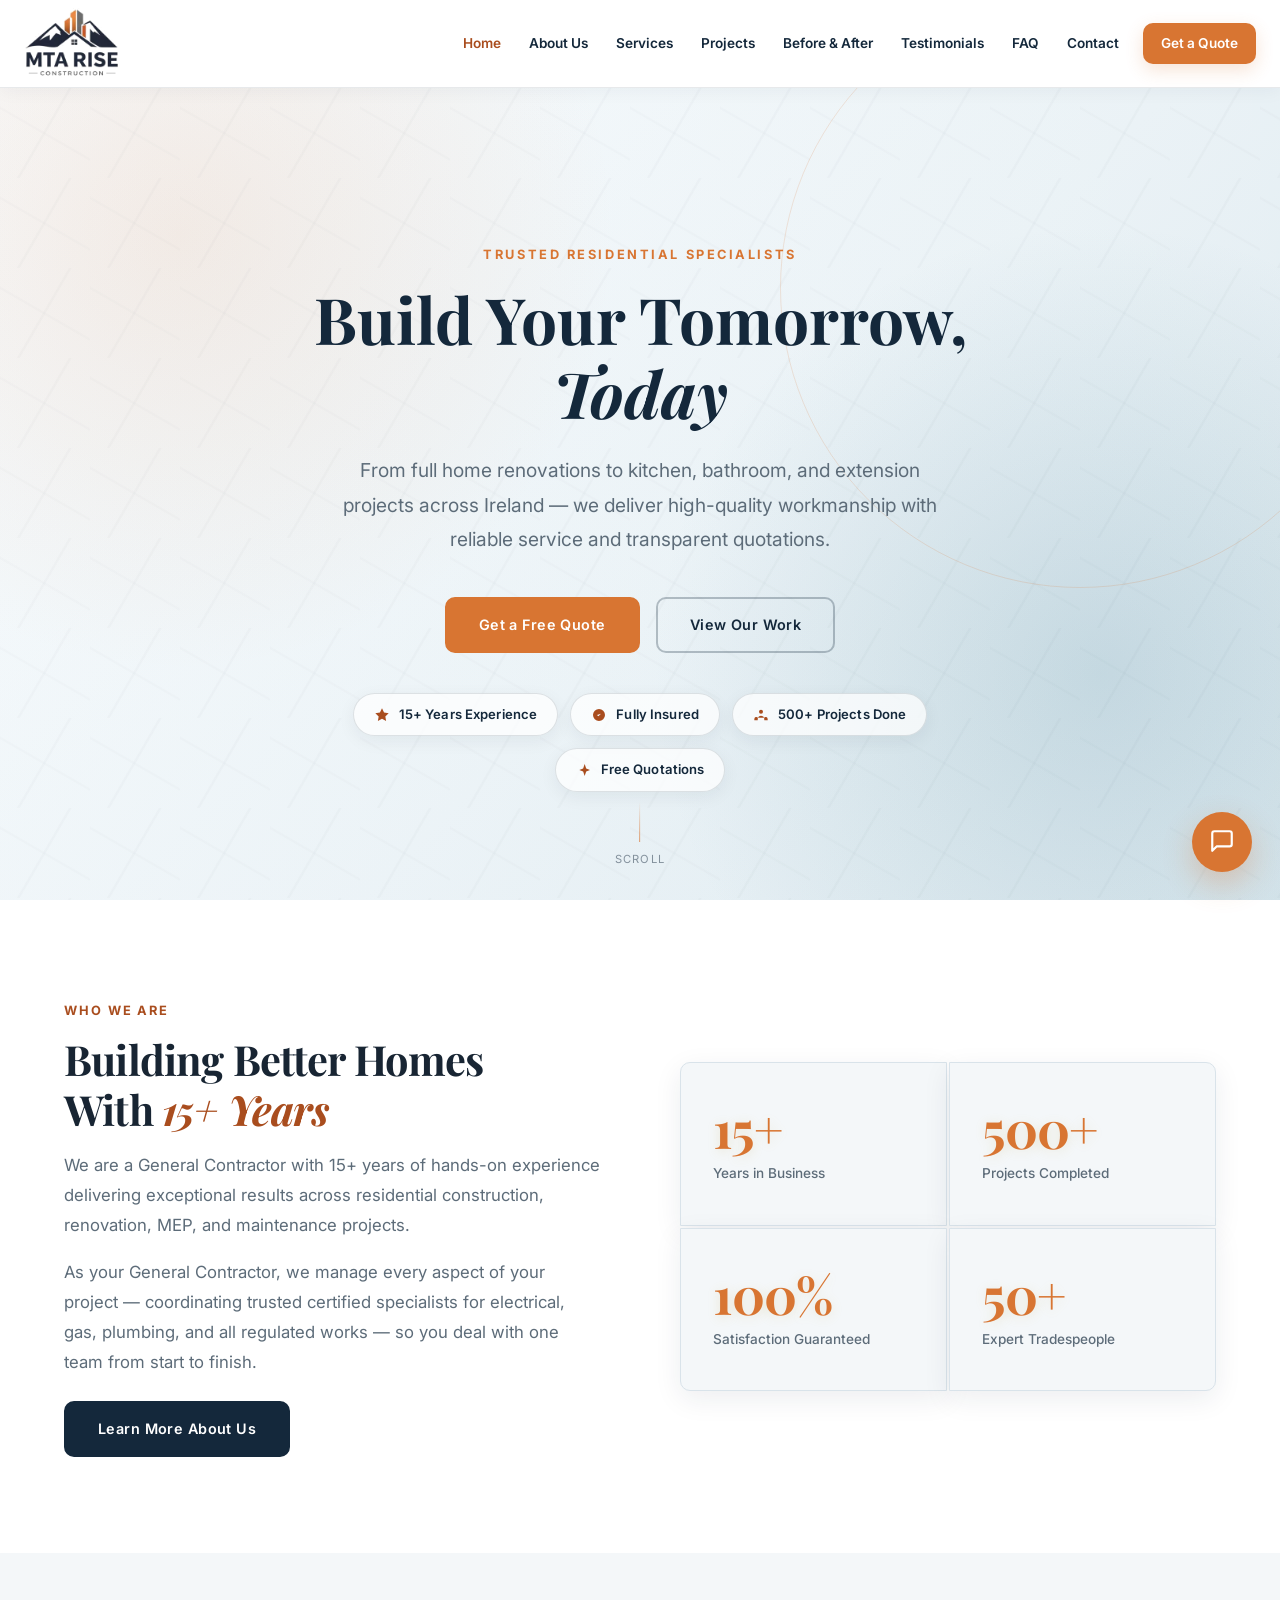
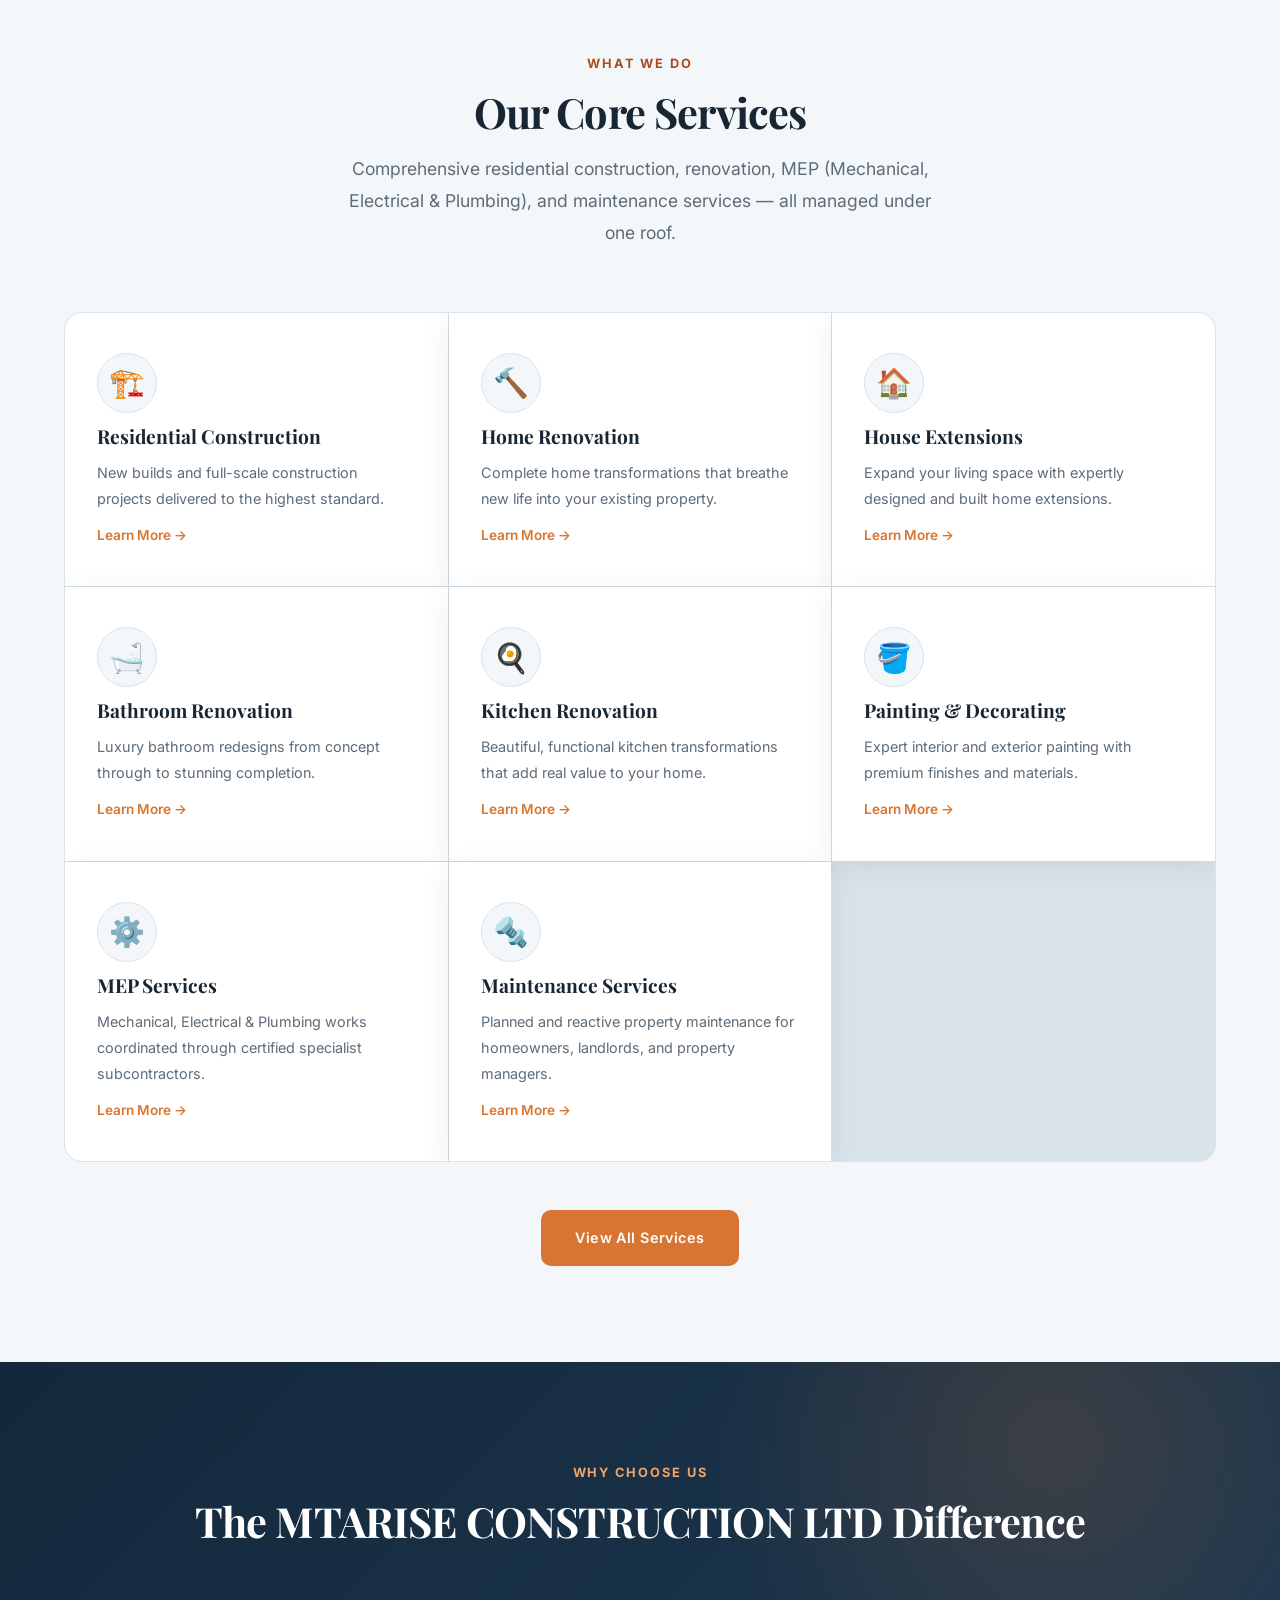
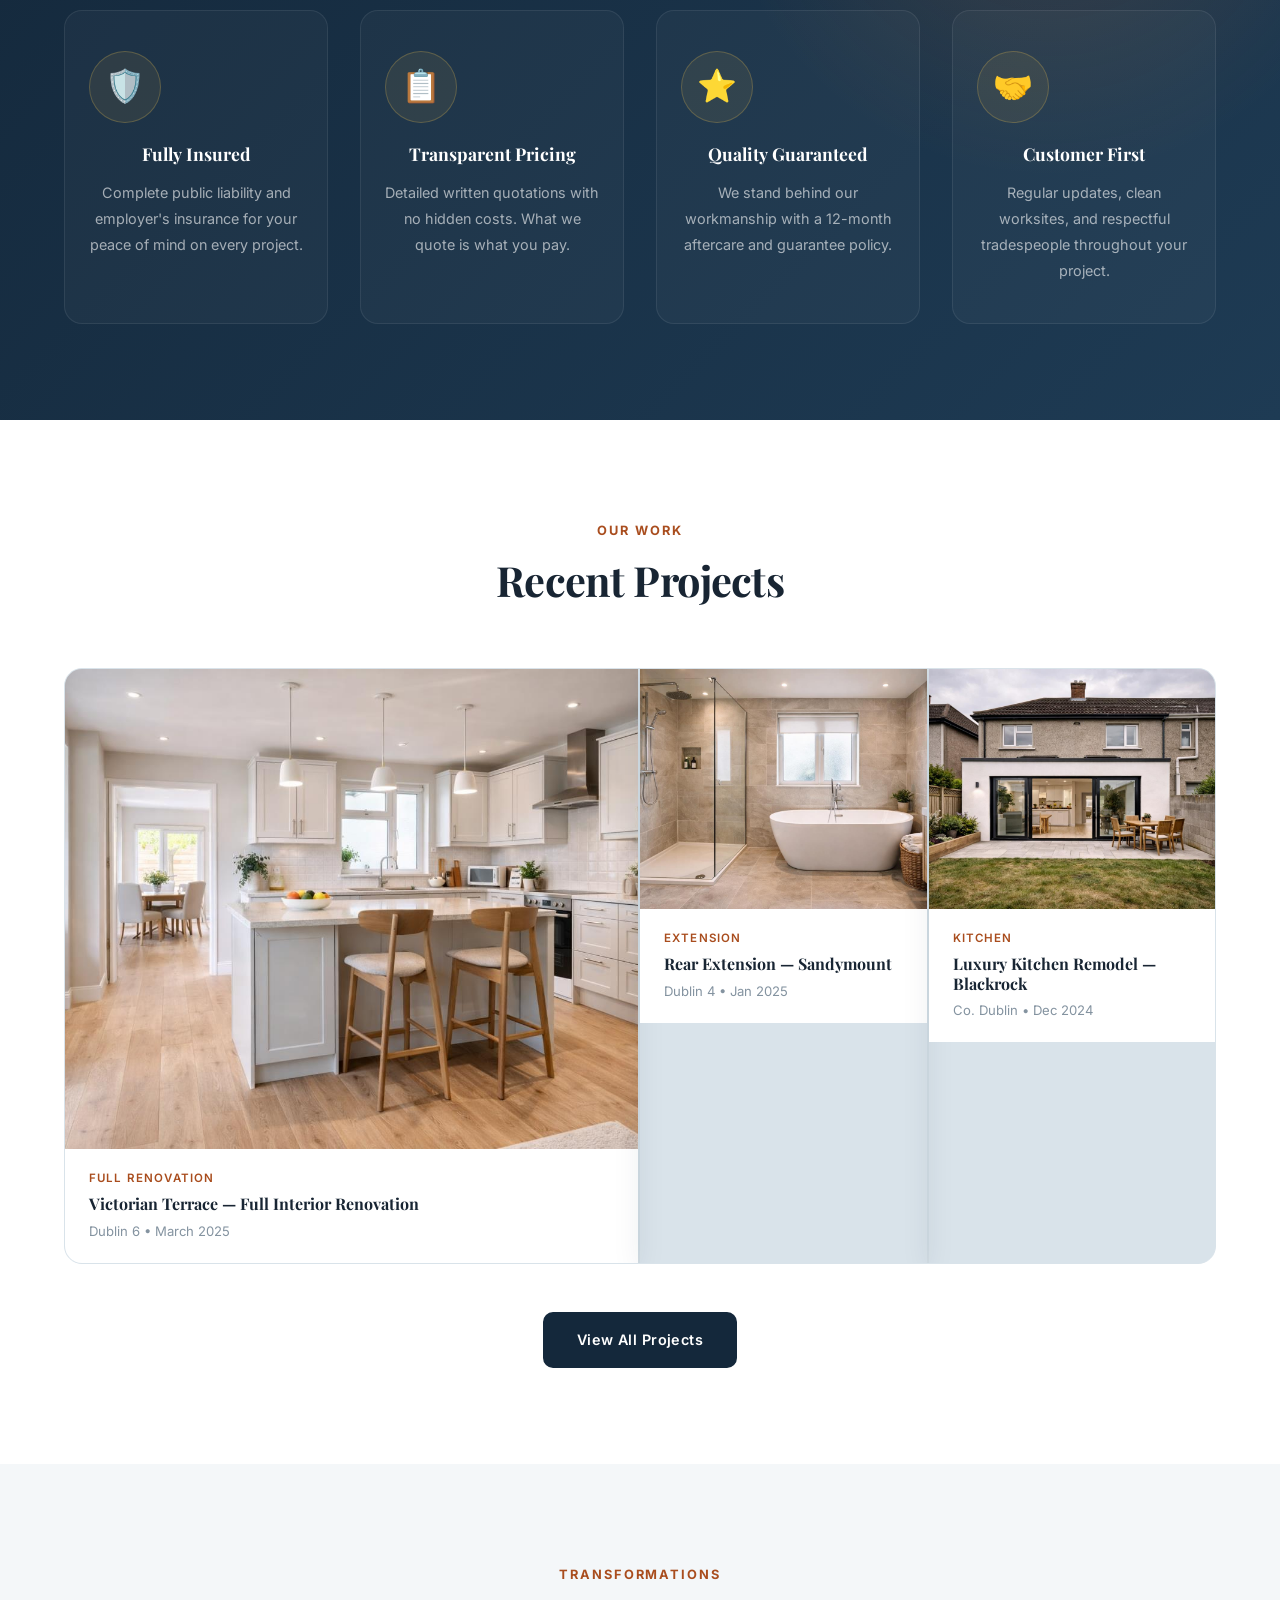
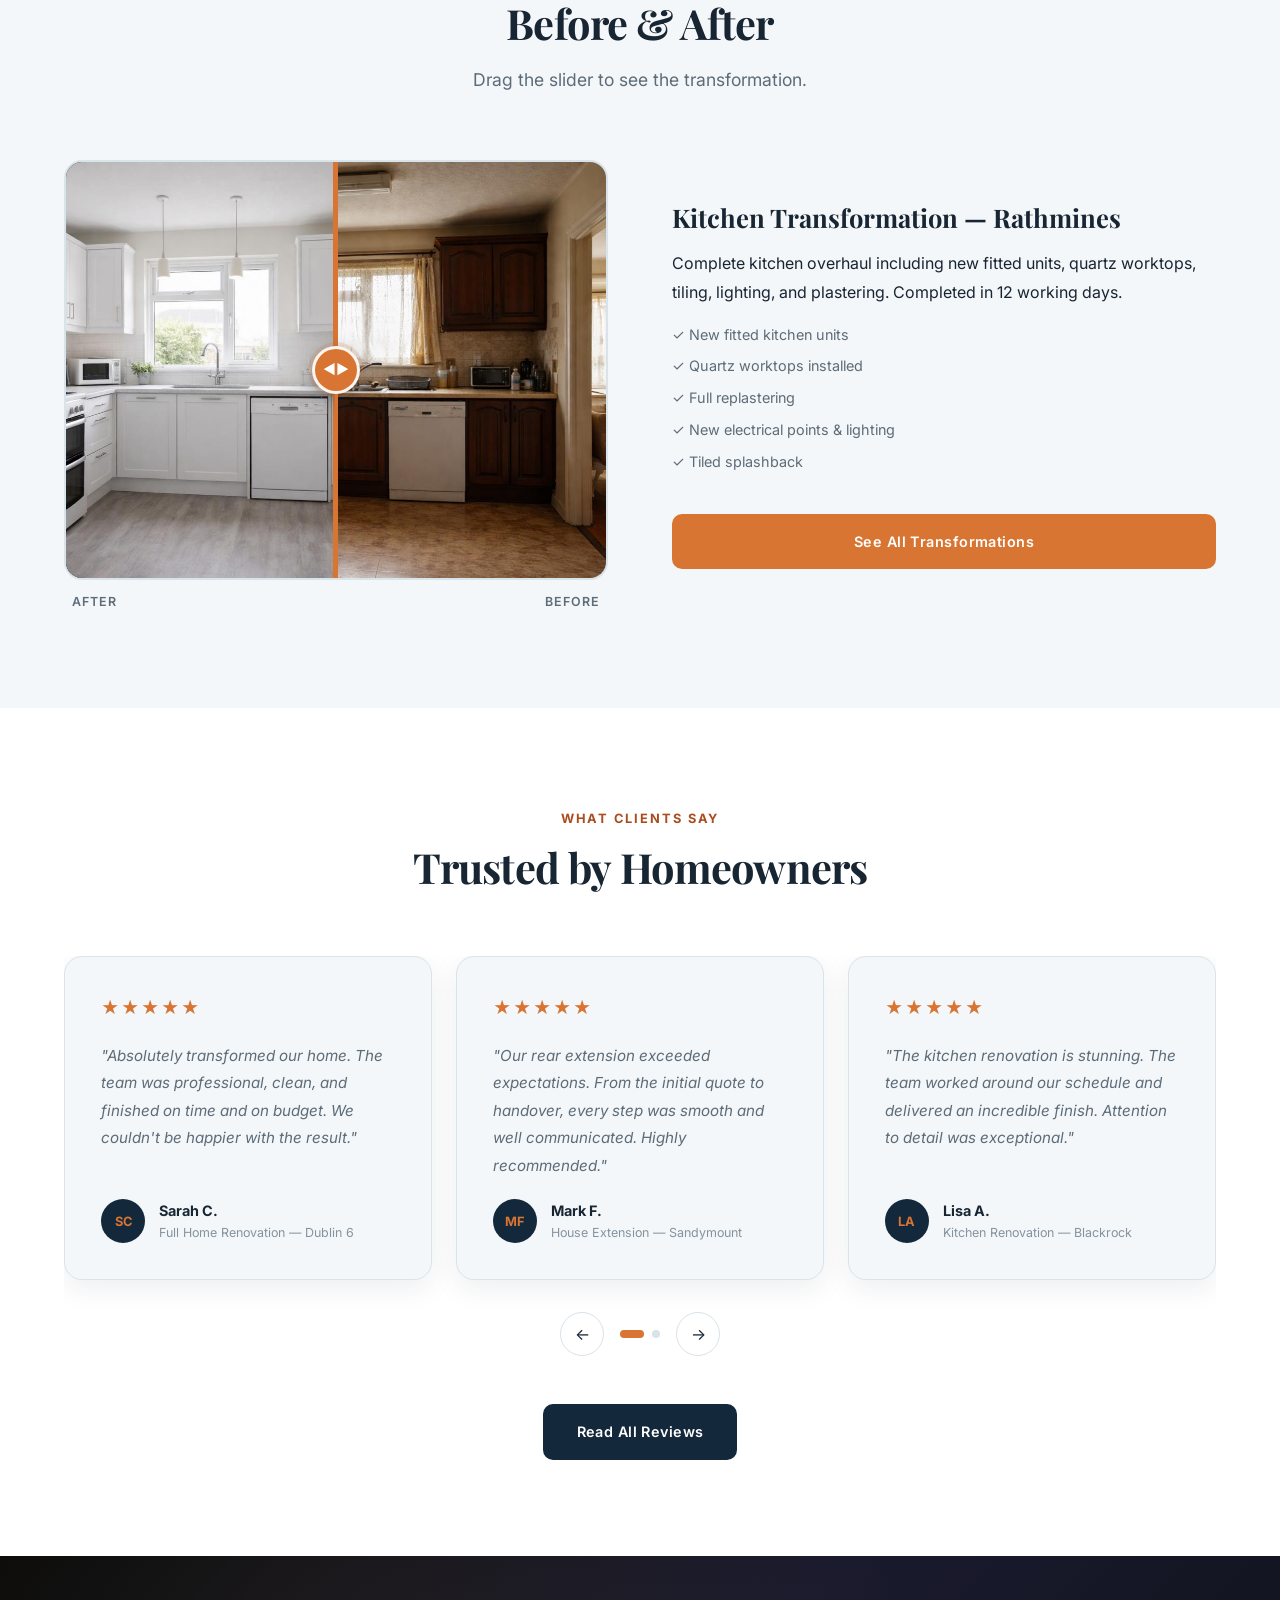
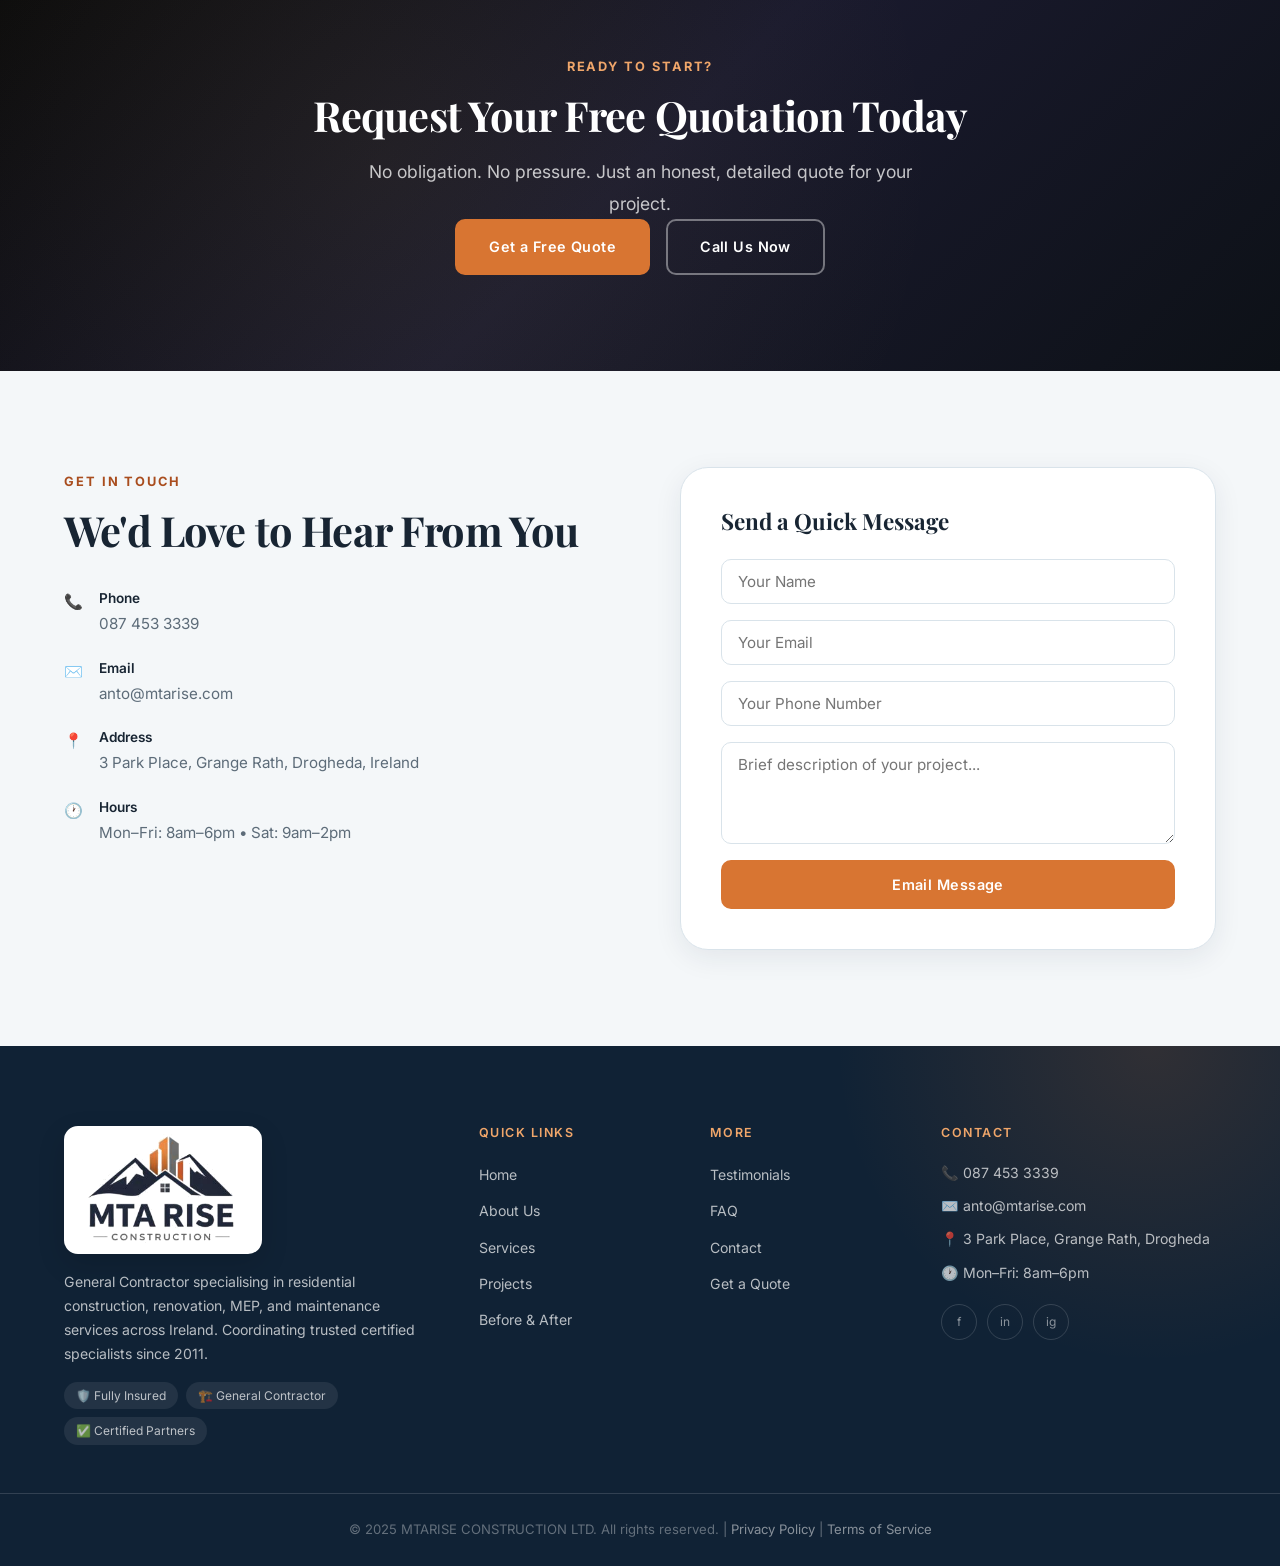
<file: index.html>
<!DOCTYPE html>
<html lang="en">
<head>
  <meta charset="UTF-8" /><meta name="viewport" content="width=device-width, initial-scale=1.0" />
  <meta name="description" content="Professional residential construction and renovation services across Ireland. Home renovations, extensions, bathroom, kitchen, painting, plumbing and electrical works." />
  <title>MTARISE CONSTRUCTION LTD — Premium Residential Construction Across Ireland</title>
  <link rel="preconnect" href="https://fonts.googleapis.com" />
  <link rel="preconnect" href="https://fonts.gstatic.com" crossorigin />
  <link href="https://fonts.googleapis.com/css2?family=Playfair+Display:ital,wght@0,400;0,600;0,700;1,400&family=Inter:wght@300;400;500;600;700&display=swap" rel="stylesheet" />
  <link rel="stylesheet" href="styles.css?v=mobile-menu-fix" />
</head>
<body class="homepage">

<div id="navBackdrop"></div>
<nav id="navbar">
  <div class="nav-container">
    <a href="index.html" class="nav-logo" aria-label="MTARISE Construction home">
      <div class="logo-mark"><img src="images/mtarise-logo.png" alt="MTARISE Construction" /></div>
    </a>
    <button class="hamburger" id="hamburger" aria-label="Open menu"><span></span><span></span><span></span></button>
    <ul class="nav-links nav-desktop">
      <li><a href="index.html">Home</a></li>
      <li><a href="about.html">About Us</a></li>
      <li><a href="services.html">Services</a></li>
      <li><a href="projects.html">Projects</a></li>
      <li><a href="beforeafter.html">Before &amp; After</a></li>
      <li><a href="testimonials.html">Testimonials</a></li>
      <li><a href="faq.html">FAQ</a></li>
      <li><a href="contact.html">Contact</a></li>
      <li><a href="quote.html" class="nav-cta">Get a Quote</a></li>
    </ul>
  </div>
</nav>
<ul class="nav-links nav-mobile" id="navLinks">
  <li><a href="index.html">Home</a></li>
  <li><a href="about.html">About Us</a></li>
  <li><a href="services.html">Services</a></li>
  <li><a href="projects.html">Projects</a></li>
  <li><a href="beforeafter.html">Before &amp; After</a></li>
  <li><a href="testimonials.html">Testimonials</a></li>
  <li><a href="faq.html">FAQ</a></li>
  <li><a href="contact.html">Contact</a></li>
  <li><a href="quote.html" class="nav-cta">Get a Quote</a></li>
</ul>

<main>

<!-- Hero -->
<section class="hero">
  <div class="hero-bg"></div>
  <div class="hero-overlay"></div>
  <div class="hero-content">
    <p class="hero-eyebrow reveal">Trusted Residential Specialists</p>
    <h1 class="hero-title reveal">Build Your Tomorrow,<br /><em>Today</em></h1>
    <p class="hero-subtitle reveal">From full home renovations to kitchen, bathroom, and extension projects across Ireland — we deliver high-quality workmanship with reliable service and transparent quotations.</p>
    <div class="hero-actions reveal">
      <a href="quote.html" class="btn btn-gold">Get a Free Quote</a>
      <a href="projects.html" class="btn btn-outline">View Our Work</a>
    </div>
    <div class="hero-trust reveal">
      <div class="trust-pill"><svg width="16" height="16" viewBox="0 0 24 24" fill="currentColor"><path d="M12 2l3.09 6.26L22 9.27l-5 4.87 1.18 6.88L12 17.77l-6.18 3.25L7 14.14 2 9.27l6.91-1.01L12 2z"/></svg> 15+ Years Experience</div>
      <div class="trust-pill"><svg width="16" height="16" viewBox="0 0 24 24" fill="currentColor"><path d="M9 12l2 2 4-4m6 2a9 9 0 11-18 0 9 9 0 0118 0z"/></svg> Fully Insured</div>
      <div class="trust-pill"><svg width="16" height="16" viewBox="0 0 24 24" fill="currentColor"><path d="M17 20h5v-2a3 3 0 00-5.356-1.857M17 20H7m10 0v-2c0-.656-.126-1.283-.356-1.857M7 20H2v-2a3 3 0 015.356-1.857M7 20v-2c0-.656.126-1.283.356-1.857m0 0a5.002 5.002 0 019.288 0M15 7a3 3 0 11-6 0 3 3 0 016 0z"/></svg> 500+ Projects Done</div>
      <div class="trust-pill"><svg width="16" height="16" viewBox="0 0 24 24" fill="currentColor"><path d="M5 3v4M3 5h4M6 17v4m-2-2h4m5-16l2.286 6.857L21 12l-5.714 2.143L13 21l-2.286-6.857L5 12l5.714-2.143L13 3z"/></svg> Free Quotations</div>
    </div>
  </div>
  <div class="hero-scroll-hint"><div class="scroll-line"></div><span>Scroll</span></div>
</section>

<!-- Company Intro -->
<section class="section bg-white">
  <div class="container">
    <div class="intro-grid">
      <div class="intro-text reveal">
        <p class="section-eyebrow">Who We Are</p>
        <h2 class="section-title">Building Better Homes<br />With <em>15+ Years</em></h2>
        <p class="body-text">We are a General Contractor with 15+ years of hands-on experience delivering exceptional results across residential construction, renovation, MEP, and maintenance projects.</p>
        <p class="body-text">As your General Contractor, we manage every aspect of your project — coordinating trusted certified specialists for electrical, gas, plumbing, and all regulated works — so you deal with one team from start to finish.</p>
        <a href="about.html" class="btn btn-dark mt-lg">Learn More About Us</a>
      </div>
      <div class="intro-stats reveal">
        <div class="stat-card"><span class="stat-number">15+</span><span class="stat-label">Years in Business</span></div>
        <div class="stat-card"><span class="stat-number">500+</span><span class="stat-label">Projects Completed</span></div>
        <div class="stat-card"><span class="stat-number">100%</span><span class="stat-label">Satisfaction Guaranteed</span></div>
        <div class="stat-card"><span class="stat-number">50+</span><span class="stat-label">Expert Tradespeople</span></div>
      </div>
    </div>
  </div>
</section>

<!-- Services Preview -->
<section class="section bg-warm">
  <div class="container">
    <div class="section-header reveal">
      <p class="section-eyebrow">What We Do</p>
      <h2 class="section-title">Our Core Services</h2>
      <p class="section-subtitle">Comprehensive residential construction, renovation, MEP (Mechanical, Electrical &amp; Plumbing), and maintenance services — all managed under one roof.</p>
    </div>
    <div class="services-grid">
      <a href="services.html" class="service-card reveal">
        <div class="service-icon">🏗️</div>
        <h3>Residential Construction</h3>
        <p>New builds and full-scale construction projects delivered to the highest standard.</p>
        <span class="card-link">Learn More →</span>
      </a>
      <a href="services.html" class="service-card reveal">
        <div class="service-icon">🔨</div>
        <h3>Home Renovation</h3>
        <p>Complete home transformations that breathe new life into your existing property.</p>
        <span class="card-link">Learn More →</span>
      </a>
      <a href="services.html" class="service-card reveal">
        <div class="service-icon">🏠</div>
        <h3>House Extensions</h3>
        <p>Expand your living space with expertly designed and built home extensions.</p>
        <span class="card-link">Learn More →</span>
      </a>
      <a href="services.html" class="service-card reveal">
        <div class="service-icon">🛁</div>
        <h3>Bathroom Renovation</h3>
        <p>Luxury bathroom redesigns from concept through to stunning completion.</p>
        <span class="card-link">Learn More →</span>
      </a>
      <a href="services.html" class="service-card reveal">
        <div class="service-icon">🍳</div>
        <h3>Kitchen Renovation</h3>
        <p>Beautiful, functional kitchen transformations that add real value to your home.</p>
        <span class="card-link">Learn More →</span>
      </a>
      <a href="services.html" class="service-card reveal">
        <div class="service-icon">🪣</div>
        <h3>Painting &amp; Decorating</h3>
        <p>Expert interior and exterior painting with premium finishes and materials.</p>
        <span class="card-link">Learn More →</span>
      </a>
      <a href="services.html" class="service-card reveal">
        <div class="service-icon">⚙️</div>
        <h3>MEP Services</h3>
        <p>Mechanical, Electrical &amp; Plumbing works coordinated through certified specialist subcontractors.</p>
        <span class="card-link">Learn More →</span>
      </a>
      <a href="services.html" class="service-card reveal">
        <div class="service-icon">🔩</div>
        <h3>Maintenance Services</h3>
        <p>Planned and reactive property maintenance for homeowners, landlords, and property managers.</p>
        <span class="card-link">Learn More →</span>
      </a>
    </div>
    <div class="text-center mt-xl reveal">
      <a href="services.html" class="btn btn-gold">View All Services</a>
    </div>
  </div>
</section>

<!-- Why Choose Us -->
<section class="section bg-dark">
  <div class="container">
    <div class="section-header reveal">
      <p class="section-eyebrow light">Why Choose Us</p>
      <h2 class="section-title light">The MTARISE CONSTRUCTION LTD Difference</h2>
    </div>
    <div class="pillars-grid">
      <div class="pillar reveal"><div class="pillar-icon">🛡️</div><h3>Fully Insured</h3><p>Complete public liability and employer's insurance for your peace of mind on every project.</p></div>
      <div class="pillar reveal"><div class="pillar-icon">📋</div><h3>Transparent Pricing</h3><p>Detailed written quotations with no hidden costs. What we quote is what you pay.</p></div>
      <div class="pillar reveal"><div class="pillar-icon">⭐</div><h3>Quality Guaranteed</h3><p>We stand behind our workmanship with a 12-month aftercare and guarantee policy.</p></div>
      <div class="pillar reveal"><div class="pillar-icon">🤝</div><h3>Customer First</h3><p>Regular updates, clean worksites, and respectful tradespeople throughout your project.</p></div>
    </div>
  </div>
</section>

<!-- Projects Preview -->
<section class="section bg-white">
  <div class="container">
    <div class="section-header reveal">
      <p class="section-eyebrow">Our Work</p>
      <h2 class="section-title">Recent Projects</h2>
    </div>
    <div class="projects-preview-grid">
      <div class="project-card large reveal">
        <div class="project-img" style="background-image:url('images/project_1.jpg');background-size:cover;background-position:center;"></div>
        <div class="project-info"><span class="project-tag">Full Renovation</span><h3>Victorian Terrace — Full Interior Renovation</h3><p>Dublin 6 &bull; March 2025</p></div>
      </div>
      <div class="project-card reveal">
        <div class="project-img" style="background-image:url('images/project_2.jpg');background-size:cover;background-position:center;"></div>
        <div class="project-info"><span class="project-tag">Extension</span><h3>Rear Extension — Sandymount</h3><p>Dublin 4 &bull; Jan 2025</p></div>
      </div>
      <div class="project-card reveal">
        <div class="project-img" style="background-image:url('images/project_3.jpg');background-size:cover;background-position:center;"></div>
        <div class="project-info"><span class="project-tag">Kitchen</span><h3>Luxury Kitchen Remodel — Blackrock</h3><p>Co. Dublin &bull; Dec 2024</p></div>
      </div>
    </div>
    <div class="text-center mt-xl reveal"><a href="projects.html" class="btn btn-dark">View All Projects</a></div>
  </div>
</section>

<!-- Before/After Preview -->
<section class="section bg-warm">
  <div class="container">
    <div class="section-header reveal">
      <p class="section-eyebrow">Transformations</p>
      <h2 class="section-title">Before &amp; After</h2>
      <p class="section-subtitle">Drag the slider to see the transformation.</p>
    </div>
    <div class="ba-preview reveal">
      <div class="ba-slider-wrap">
        <div class="ba-slider" id="heroSlider">
          <div class="ba-before" style="background-image:url('images/before_kitchen.jpg');background-size:cover;background-position:center;"></div>
          <div class="ba-after" style="background-image:url('images/after_kitchen.jpg');background-size:cover;background-position:center;"></div>
          <div class="ba-handle" id="heroHandle"><div class="ba-handle-line"></div><div class="ba-handle-circle"><span>◀▶</span></div><div class="ba-handle-line"></div></div>
        </div>
        <div class="ba-labels"><span class="ba-label-before">After</span><span class="ba-label-after">Before</span></div>
      </div>
      <div class="ba-preview-text">
        <h3>Kitchen Transformation — Rathmines</h3>
        <p>Complete kitchen overhaul including new fitted units, quartz worktops, tiling, lighting, and plastering. Completed in 12 working days.</p>
        <ul class="ba-checklist">
          <li>✓ New fitted kitchen units</li>
          <li>✓ Quartz worktops installed</li>
          <li>✓ Full replastering</li>
          <li>✓ New electrical points &amp; lighting</li>
          <li>✓ Tiled splashback</li>
        </ul>
        <a href="beforeafter.html" class="btn btn-gold mt-lg">See All Transformations</a>
      </div>
    </div>
  </div>
</section>

<!-- Testimonials Preview -->
<section class="section bg-white">
  <div class="container">
    <div class="section-header reveal"><p class="section-eyebrow">What Clients Say</p><h2 class="section-title">Trusted by Homeowners</h2></div>
    <div class="testimonials-slider-wrap">
      <div class="testimonials-track" id="homeTestiTrack">
        <div class="testimonial-card"><div class="stars">★★★★★</div><p class="testi-text">"Absolutely transformed our home. The team was professional, clean, and finished on time and on budget. We couldn't be happier with the result."</p><div class="testi-author"><div class="testi-avatar">SC</div><div><strong>Sarah C.</strong><span>Full Home Renovation — Dublin 6</span></div></div></div>
        <div class="testimonial-card"><div class="stars">★★★★★</div><p class="testi-text">"Our rear extension exceeded expectations. From the initial quote to handover, every step was smooth and well communicated. Highly recommended."</p><div class="testi-author"><div class="testi-avatar">MF</div><div><strong>Mark F.</strong><span>House Extension — Sandymount</span></div></div></div>
        <div class="testimonial-card"><div class="stars">★★★★★</div><p class="testi-text">"The kitchen renovation is stunning. The team worked around our schedule and delivered an incredible finish. Attention to detail was exceptional."</p><div class="testi-author"><div class="testi-avatar">LA</div><div><strong>Lisa A.</strong><span>Kitchen Renovation — Blackrock</span></div></div></div>
        <div class="testimonial-card"><div class="stars">★★★★★</div><p class="testi-text">"Honest, reliable, and skilled. They handled our bathroom renovation with great attention to detail. The quality of tiling and plumbing is exceptional."</p><div class="testi-author"><div class="testi-avatar">PO</div><div><strong>Paul O.</strong><span>Bathroom Renovation — Clontarf</span></div></div></div>
      </div>
      <div class="slider-controls">
        <button class="slider-btn" onclick="slideTestimonials('home',-1)">&#8592;</button>
        <div class="slider-dots" id="homeTestiDots"></div>
        <button class="slider-btn" onclick="slideTestimonials('home',1)">&#8594;</button>
      </div>
    </div>
    <div class="text-center mt-xl reveal"><a href="testimonials.html" class="btn btn-dark">Read All Reviews</a></div>
  </div>
</section>

<!-- CTA Banner -->
<section class="section cta-banner">
  <div class="cta-banner-bg"></div>
  <div class="container text-center">
    <p class="section-eyebrow light reveal">Ready to Start?</p>
    <h2 class="section-title light reveal">Request Your Free Quotation Today</h2>
    <p class="section-subtitle light reveal">No obligation. No pressure. Just an honest, detailed quote for your project.</p>
    <div class="hero-actions reveal">
      <a href="quote.html" class="btn btn-gold">Get a Free Quote</a>
      <a href="tel:0874533339" class="btn btn-outline">Call Us Now</a>
    </div>
  </div>
</section>

<!-- Contact Preview -->
<section class="section bg-warm">
  <div class="container">
    <div class="contact-preview-grid">
      <div class="contact-preview-info reveal">
        <p class="section-eyebrow">Get in Touch</p>
        <h2 class="section-title">We'd Love to Hear From You</h2>
        <div class="contact-items">
          <div class="contact-item"><span class="contact-icon">📞</span><div><strong>Phone</strong><a href="tel:0874533339">087 453 3339</a></div></div>
          <div class="contact-item"><span class="contact-icon">✉️</span><div><strong>Email</strong><a href="mailto:anto@mtarise.com">anto@mtarise.com</a></div></div>
          <div class="contact-item"><span class="contact-icon">📍</span><div><strong>Address</strong><span>3 Park Place, Grange Rath, Drogheda, Ireland</span></div></div>
          <div class="contact-item"><span class="contact-icon">🕐</span><div><strong>Hours</strong><span>Mon–Fri: 8am–6pm &bull; Sat: 9am–2pm</span></div></div>
        </div>
      </div>
      <div class="contact-preview-form reveal">
        <form class="quick-form" onsubmit="handleQuickContact(event)">
          <h3>Send a Quick Message</h3>
          <div class="form-group"><input type="text" placeholder="Your Name" required /></div>
          <div class="form-group"><input type="email" placeholder="Your Email" required /></div>
          <div class="form-group"><input type="tel" placeholder="Your Phone Number" /></div>
          <div class="form-group"><textarea placeholder="Brief description of your project..." rows="4"></textarea></div>
          <button type="submit" class="btn btn-gold full-width">Email Message</button>
        </form>
      </div>
    </div>
  </div>
</section>

</main>

<footer class="site-footer">
  <div class="footer-top"><div class="container"><div class="footer-grid">
    <div class="footer-brand">
      <div class="footer-logo"><div class="logo-mark">C</div><div class="logo-text"><span class="logo-name">MTARISE CONSTRUCTION LTD</span><span class="logo-tagline">Build Your Tomorrow Today</span></div></div>
      <p>General Contractor specialising in residential construction, renovation, MEP, and maintenance services across Ireland. Coordinating trusted certified specialists since 2011.</p>
      <div class="footer-trust-badges"><span>🛡️ Fully Insured</span><span>🏗️ General Contractor</span><span>✅ Certified Partners</span></div>
    </div>
    <div class="footer-links-col"><h4>Quick Links</h4><ul><li><a href="index.html">Home</a></li><li><a href="about.html">About Us</a></li><li><a href="services.html">Services</a></li><li><a href="projects.html">Projects</a></li><li><a href="beforeafter.html">Before &amp; After</a></li></ul></div>
    <div class="footer-links-col"><h4>More</h4><ul><li><a href="testimonials.html">Testimonials</a></li><li><a href="faq.html">FAQ</a></li><li><a href="contact.html">Contact</a></li><li><a href="quote.html">Get a Quote</a></li></ul></div>
    <div class="footer-contact-col"><h4>Contact</h4>
      <div class="footer-contact-item"><a href="tel:0874533339">📞 087 453 3339</a></div>
      <div class="footer-contact-item"><a href="mailto:anto@mtarise.com">✉️ anto@mtarise.com</a></div>
      <div class="footer-contact-item">📍 3 Park Place, Grange Rath, Drogheda</div>
      <div class="footer-contact-item">🕐 Mon–Fri: 8am–6pm</div>
      <div class="footer-social"><a href="#" class="fsocial">f</a><a href="#" class="fsocial">in</a><a href="#" class="fsocial">ig</a></div>
    </div>
  </div></div></div>
  <div class="footer-bottom"><div class="container"><p>&copy; 2025 MTARISE CONSTRUCTION LTD. All rights reserved. | <a href="privacy.html">Privacy Policy</a> | <a href="terms.html">Terms of Service</a></p></div></div>
</footer>

<div id="chatbot">
  <button id="chatToggle" onclick="toggleChat()" aria-label="Open chat">
    <span id="chatOpenIcon"><svg width="26" height="26" viewBox="0 0 24 24" fill="none" stroke="currentColor" stroke-width="2" stroke-linecap="round" stroke-linejoin="round"><path d="M21 15a2 2 0 0 1-2 2H7l-4 4V5a2 2 0 0 1 2-2h14a2 2 0 0 1 2 2z"/></svg></span>
    <span id="chatCloseIcon" class="hidden"><svg width="22" height="22" viewBox="0 0 24 24" fill="none" stroke="currentColor" stroke-width="2.5" stroke-linecap="round"><line x1="18" y1="6" x2="6" y2="18"/><line x1="6" y1="6" x2="18" y2="18"/></svg></span>
    <span id="chatUnread" class="chat-unread hidden">1</span>
  </button>
  <div id="chatWindow" class="chat-window hidden">
    <div class="chat-header"><div class="chat-header-avatar">C</div><div class="chat-header-info"><strong>MTARISE CONSTRUCTION LTD</strong><span><span class="chat-online-dot"></span> Online — usually replies instantly</span></div><button class="chat-close-btn" onclick="toggleChat()">✕</button></div>
    <div class="chat-messages" id="chatMessages"></div>
    <div class="chat-quick-replies" id="quickReplies"></div>
    <div class="chat-input-row"><input type="text" id="chatInput" placeholder="Type your message..." autocomplete="off" onkeydown="if(event.key==='Enter') sendUserMessage()" /><button onclick="sendUserMessage()" class="chat-send-btn" aria-label="Send"><svg width="18" height="18" viewBox="0 0 24 24" fill="currentColor"><path d="M2.01 21L23 12 2.01 3 2 10l15 2-15 2z"/></svg></button></div>
  </div>
</div>
<div id="toast" class="toast hidden"></div>
<script src="app.js?v=mobile-menu-fix"></script>
<script src="chatbot.js"></script>
</body>
</html>
</file>
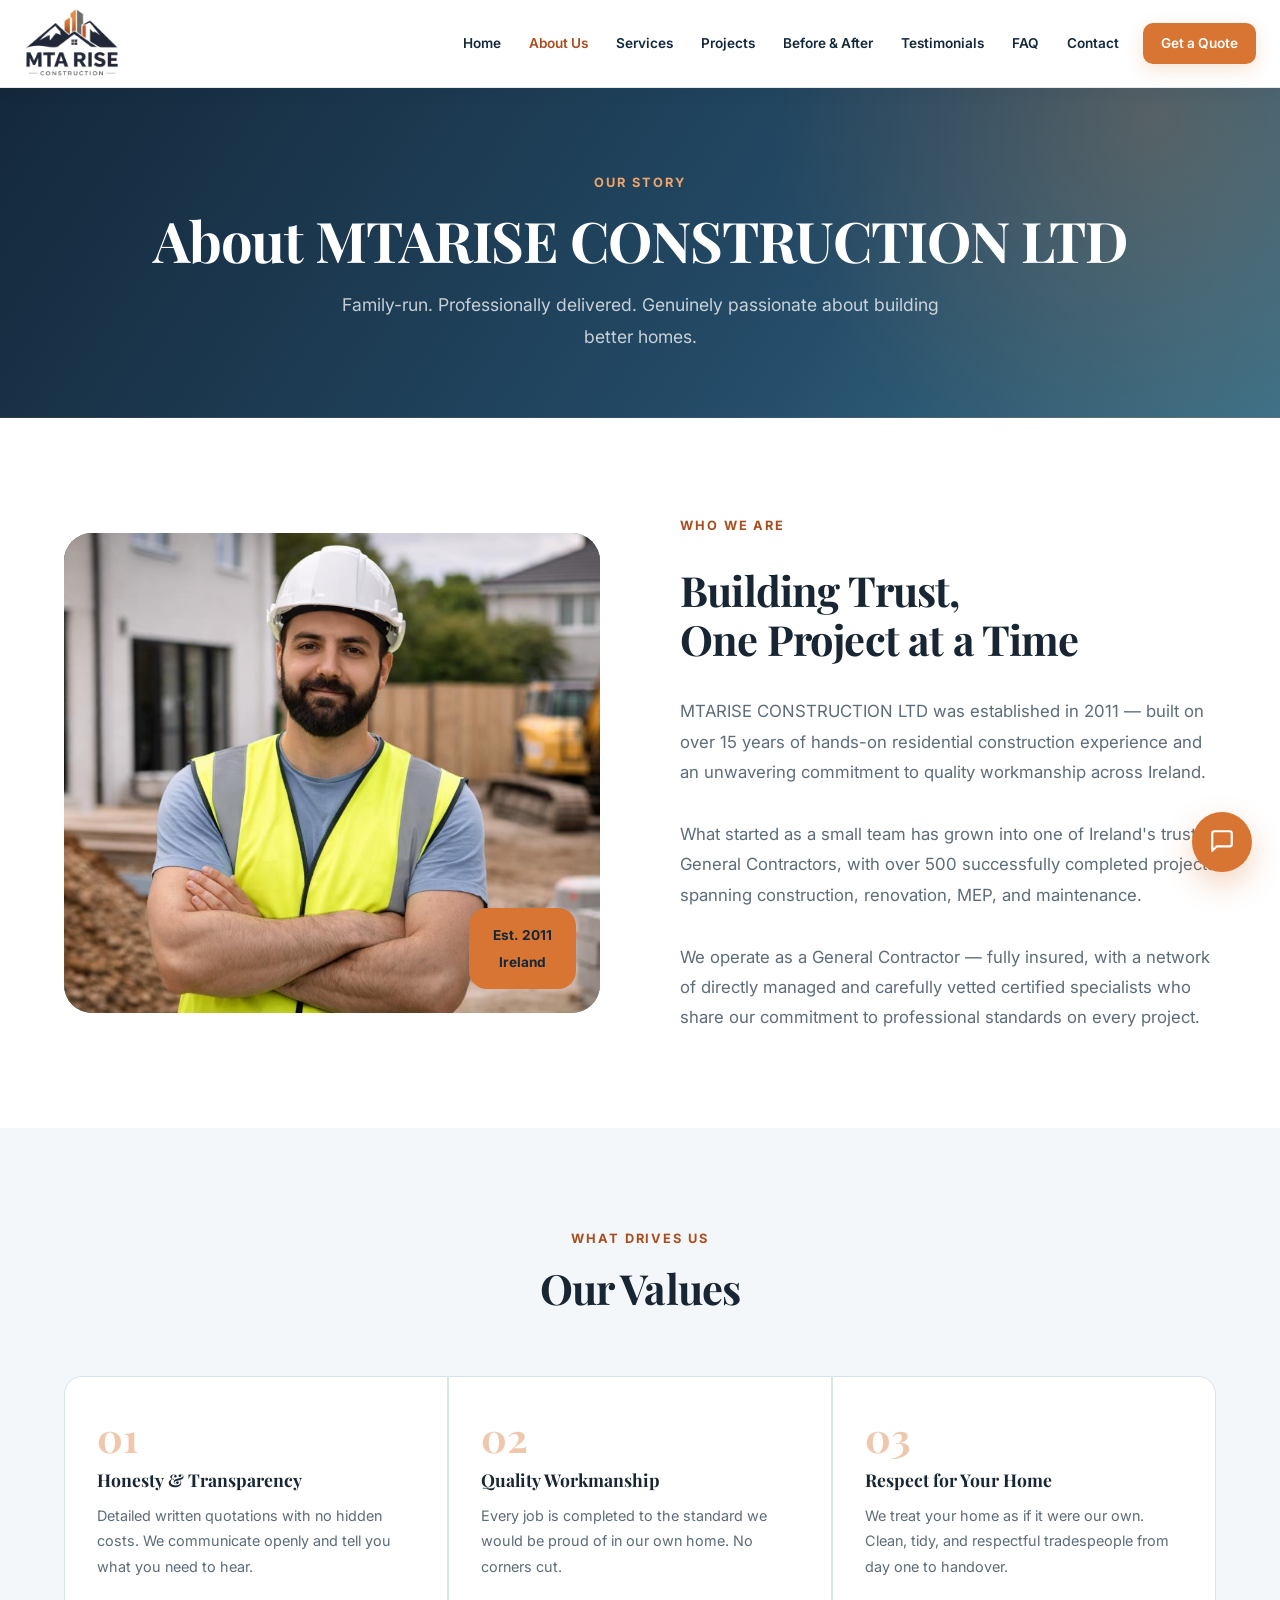
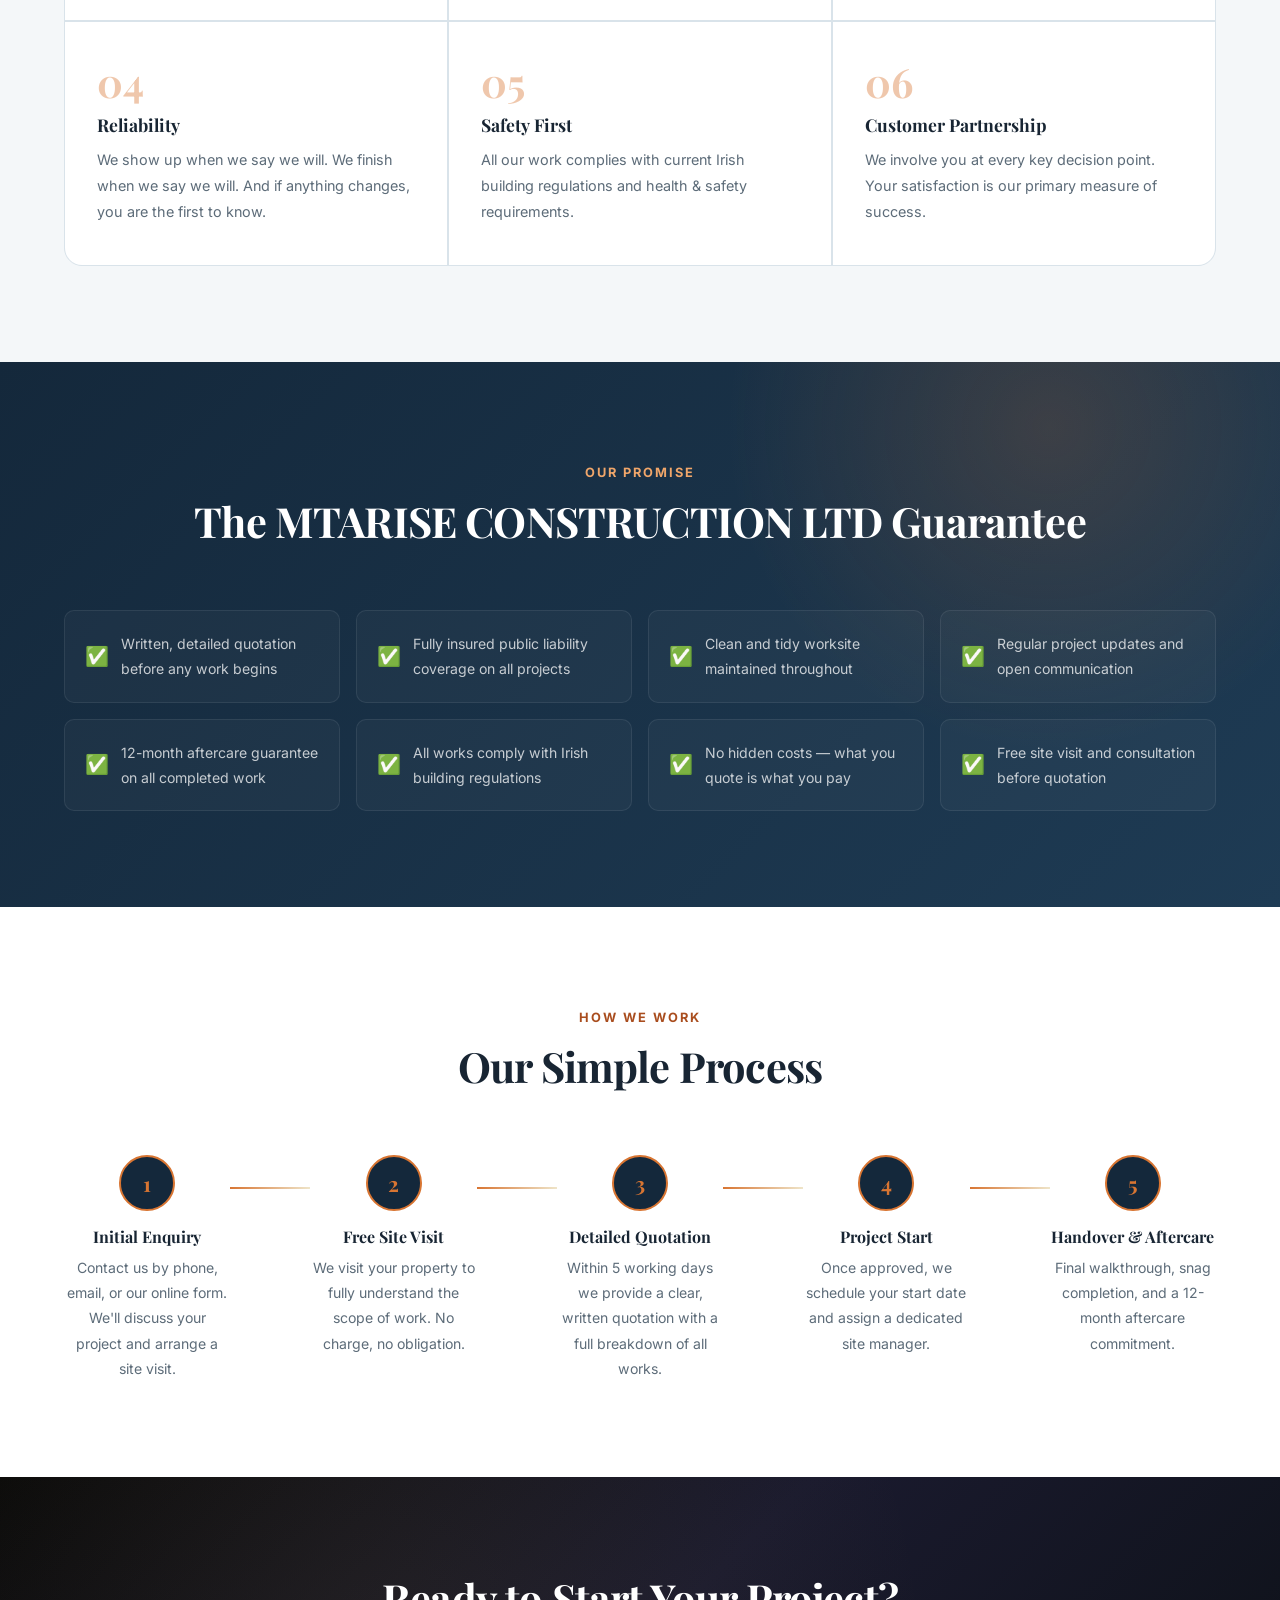
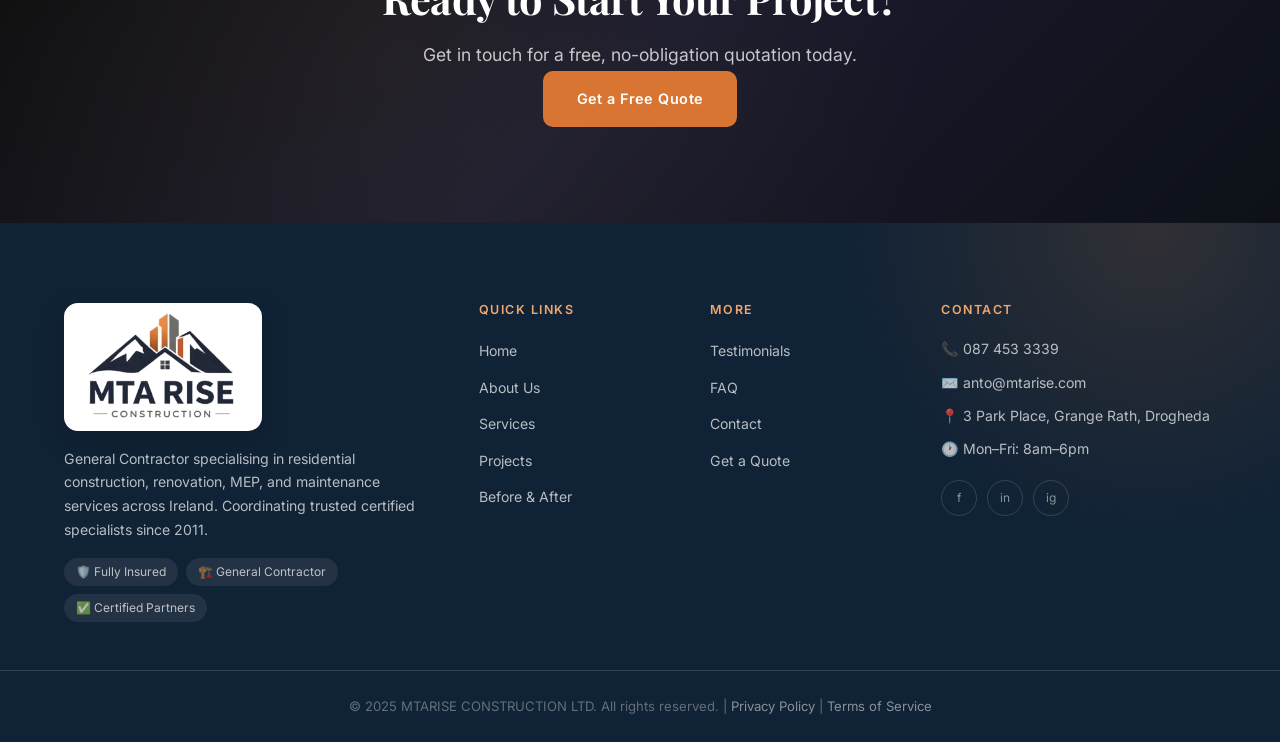
<file: about.html>
<!DOCTYPE html><html lang="en"><head>
  <meta charset="UTF-8"/><meta name="viewport" content="width=device-width,initial-scale=1.0"/>
  <meta name="description" content="About MTARISE CONSTRUCTION LTD — General Contractor specialising in construction, renovation, MEP, and maintenance across Ireland, with 15+ years of experience."/>
  <title>About Us — MTARISE CONSTRUCTION LTD</title>
  <link rel="preconnect" href="https://fonts.googleapis.com"/><link rel="preconnect" href="https://fonts.gstatic.com" crossorigin/>
  <link href="https://fonts.googleapis.com/css2?family=Playfair+Display:ital,wght@0,400;0,600;0,700;1,400&family=Inter:wght@300;400;500;600;700&display=swap" rel="stylesheet"/>
  <link rel="stylesheet" href="styles.css?v=mobile-menu-fix"/>
</head><body>
<div id="navBackdrop"></div>
<nav id="navbar"><div class="nav-container">
  <a href="index.html" class="nav-logo" aria-label="MTARISE Construction home"><div class="logo-mark"><img src="images/mtarise-logo.png" alt="MTARISE Construction" /></div></a>
  <button class="hamburger" id="hamburger" aria-label="Open menu"><span></span><span></span><span></span></button>
  <ul class="nav-links nav-desktop">
    <li><a href="index.html">Home</a></li><li><a href="about.html">About Us</a></li><li><a href="services.html">Services</a></li><li><a href="projects.html">Projects</a></li><li><a href="beforeafter.html">Before &amp; After</a></li><li><a href="testimonials.html">Testimonials</a></li><li><a href="faq.html">FAQ</a></li><li><a href="contact.html">Contact</a></li><li><a href="quote.html" class="nav-cta">Get a Quote</a></li>
  </ul>
</div></nav>
<ul class="nav-links nav-mobile" id="navLinks">
  <li><a href="index.html">Home</a></li><li><a href="about.html">About Us</a></li><li><a href="services.html">Services</a></li><li><a href="projects.html">Projects</a></li><li><a href="beforeafter.html">Before &amp; After</a></li><li><a href="testimonials.html">Testimonials</a></li><li><a href="faq.html">FAQ</a></li><li><a href="contact.html">Contact</a></li><li><a href="quote.html" class="nav-cta">Get a Quote</a></li>
</ul>

<main>
<section class="page-hero bg-dark">
  <div class="container text-center">
    <p class="section-eyebrow light reveal">Our Story</p>
    <h1 class="section-title light reveal">About MTARISE CONSTRUCTION LTD</h1>
    <p class="section-subtitle light reveal">Family-run. Professionally delivered. Genuinely passionate about building better homes.</p>
  </div>
</section>

<section class="section bg-white">
  <div class="container">
    <div class="about-grid">
      <div class="about-img-wrap reveal">
        <img src="images/team_photo.jpg" alt="Avtandil Bitsadze — Founder, MTARISE CONSTRUCTION LTD" style="position:absolute;inset:0;width:100%;height:100%;object-fit:cover;display:block;"/>
        <div class="about-badge"><strong>Est. 2011</strong><span>Ireland</span></div>
      </div>
      <div class="about-text reveal">
        <p class="section-eyebrow">Who We Are</p>
        <h2 class="section-title">Building Trust,<br/>One Project at a Time</h2>
        <p class="body-text">MTARISE CONSTRUCTION LTD was established in 2011 — built on over 15 years of hands-on residential construction experience and an unwavering commitment to quality workmanship across Ireland.</p>
        <p class="body-text">What started as a small team has grown into one of Ireland's trusted General Contractors, with over 500 successfully completed projects spanning construction, renovation, MEP, and maintenance.</p>
        <p class="body-text">We operate as a General Contractor — fully insured, with a network of directly managed and carefully vetted certified specialists who share our commitment to professional standards on every project.</p>
      </div>
    </div>
  </div>
</section>

<section class="section bg-warm">
  <div class="container">
    <div class="section-header reveal"><p class="section-eyebrow">What Drives Us</p><h2 class="section-title">Our Values</h2></div>
    <div class="values-grid">
      <div class="value-card reveal"><div class="value-num">01</div><h3>Honesty &amp; Transparency</h3><p>Detailed written quotations with no hidden costs. We communicate openly and tell you what you need to hear.</p></div>
      <div class="value-card reveal"><div class="value-num">02</div><h3>Quality Workmanship</h3><p>Every job is completed to the standard we would be proud of in our own home. No corners cut.</p></div>
      <div class="value-card reveal"><div class="value-num">03</div><h3>Respect for Your Home</h3><p>We treat your home as if it were our own. Clean, tidy, and respectful tradespeople from day one to handover.</p></div>
      <div class="value-card reveal"><div class="value-num">04</div><h3>Reliability</h3><p>We show up when we say we will. We finish when we say we will. And if anything changes, you are the first to know.</p></div>
      <div class="value-card reveal"><div class="value-num">05</div><h3>Safety First</h3><p>All our work complies with current Irish building regulations and health &amp; safety requirements.</p></div>
      <div class="value-card reveal"><div class="value-num">06</div><h3>Customer Partnership</h3><p>We involve you at every key decision point. Your satisfaction is our primary measure of success.</p></div>
    </div>
  </div>
</section>

<section class="section bg-dark">
  <div class="container">
    <div class="section-header reveal"><p class="section-eyebrow light">Our Promise</p><h2 class="section-title light">The MTARISE CONSTRUCTION LTD Guarantee</h2></div>
    <div class="guarantee-grid">
      <div class="guarantee-item reveal"><span class="g-icon">✅</span><p>Written, detailed quotation before any work begins</p></div>
      <div class="guarantee-item reveal"><span class="g-icon">✅</span><p>Fully insured public liability coverage on all projects</p></div>
      <div class="guarantee-item reveal"><span class="g-icon">✅</span><p>Clean and tidy worksite maintained throughout</p></div>
      <div class="guarantee-item reveal"><span class="g-icon">✅</span><p>Regular project updates and open communication</p></div>
      <div class="guarantee-item reveal"><span class="g-icon">✅</span><p>12-month aftercare guarantee on all completed work</p></div>
      <div class="guarantee-item reveal"><span class="g-icon">✅</span><p>All works comply with Irish building regulations</p></div>
      <div class="guarantee-item reveal"><span class="g-icon">✅</span><p>No hidden costs — what you quote is what you pay</p></div>
      <div class="guarantee-item reveal"><span class="g-icon">✅</span><p>Free site visit and consultation before quotation</p></div>
    </div>
  </div>
</section>

<section class="section bg-white">
  <div class="container">
    <div class="section-header reveal"><p class="section-eyebrow">How We Work</p><h2 class="section-title">Our Simple Process</h2></div>
    <div class="process-steps">
      <div class="process-step reveal"><div class="step-num">1</div><div class="step-content"><h3>Initial Enquiry</h3><p>Contact us by phone, email, or our online form. We'll discuss your project and arrange a site visit.</p></div></div>
      <div class="process-connector"></div>
      <div class="process-step reveal"><div class="step-num">2</div><div class="step-content"><h3>Free Site Visit</h3><p>We visit your property to fully understand the scope of work. No charge, no obligation.</p></div></div>
      <div class="process-connector"></div>
      <div class="process-step reveal"><div class="step-num">3</div><div class="step-content"><h3>Detailed Quotation</h3><p>Within 5 working days we provide a clear, written quotation with a full breakdown of all works.</p></div></div>
      <div class="process-connector"></div>
      <div class="process-step reveal"><div class="step-num">4</div><div class="step-content"><h3>Project Start</h3><p>Once approved, we schedule your start date and assign a dedicated site manager.</p></div></div>
      <div class="process-connector"></div>
      <div class="process-step reveal"><div class="step-num">5</div><div class="step-content"><h3>Handover &amp; Aftercare</h3><p>Final walkthrough, snag completion, and a 12-month aftercare commitment.</p></div></div>
    </div>
  </div>
</section>

<section class="section cta-banner"><div class="cta-banner-bg"></div><div class="container text-center">
  <h2 class="section-title light reveal">Ready to Start Your Project?</h2>
  <p class="section-subtitle light reveal">Get in touch for a free, no-obligation quotation today.</p>
  <a href="quote.html" class="btn btn-gold reveal">Get a Free Quote</a>
</div></section>
</main>

<footer class="site-footer"><div class="footer-top"><div class="container"><div class="footer-grid">
  <div class="footer-brand"><div class="footer-logo"><div class="logo-mark">C</div><div class="logo-text"><span class="logo-name">MTARISE CONSTRUCTION LTD</span><span class="logo-tagline">Build Your Tomorrow Today</span></div></div><p>General Contractor specialising in residential construction, renovation, MEP, and maintenance services across Ireland. Coordinating trusted certified specialists since 2011.</p><div class="footer-trust-badges"><span>🛡️ Fully Insured</span><span>🏗️ General Contractor</span><span>✅ Certified Partners</span></div></div>
  <div class="footer-links-col"><h4>Quick Links</h4><ul><li><a href="index.html">Home</a></li><li><a href="about.html">About Us</a></li><li><a href="services.html">Services</a></li><li><a href="projects.html">Projects</a></li><li><a href="beforeafter.html">Before &amp; After</a></li></ul></div>
  <div class="footer-links-col"><h4>More</h4><ul><li><a href="testimonials.html">Testimonials</a></li><li><a href="faq.html">FAQ</a></li><li><a href="contact.html">Contact</a></li><li><a href="quote.html">Get a Quote</a></li></ul></div>
  <div class="footer-contact-col"><h4>Contact</h4><div class="footer-contact-item"><a href="tel:0874533339">📞 087 453 3339</a></div><div class="footer-contact-item"><a href="mailto:anto@mtarise.com">✉️ anto@mtarise.com</a></div><div class="footer-contact-item">📍 3 Park Place, Grange Rath, Drogheda</div><div class="footer-contact-item">🕐 Mon–Fri: 8am–6pm</div><div class="footer-social"><a href="#" class="fsocial">f</a><a href="#" class="fsocial">in</a><a href="#" class="fsocial">ig</a></div></div>
</div></div></div><div class="footer-bottom"><div class="container"><p>&copy; 2025 MTARISE CONSTRUCTION LTD. All rights reserved. | <a href="privacy.html">Privacy Policy</a> | <a href="terms.html">Terms of Service</a></p></div></div></footer>

<div id="chatbot"><button id="chatToggle" onclick="toggleChat()" aria-label="Open chat"><span id="chatOpenIcon"><svg width="26" height="26" viewBox="0 0 24 24" fill="none" stroke="currentColor" stroke-width="2" stroke-linecap="round" stroke-linejoin="round"><path d="M21 15a2 2 0 0 1-2 2H7l-4 4V5a2 2 0 0 1 2-2h14a2 2 0 0 1 2 2z"/></svg></span><span id="chatCloseIcon" class="hidden"><svg width="22" height="22" viewBox="0 0 24 24" fill="none" stroke="currentColor" stroke-width="2.5" stroke-linecap="round"><line x1="18" y1="6" x2="6" y2="18"/><line x1="6" y1="6" x2="18" y2="18"/></svg></span><span id="chatUnread" class="chat-unread hidden">1</span></button><div id="chatWindow" class="chat-window hidden"><div class="chat-header"><div class="chat-header-avatar">C</div><div class="chat-header-info"><strong>MTARISE CONSTRUCTION LTD</strong><span><span class="chat-online-dot"></span> Online</span></div><button class="chat-close-btn" onclick="toggleChat()">✕</button></div><div class="chat-messages" id="chatMessages"></div><div class="chat-quick-replies" id="quickReplies"></div><div class="chat-input-row"><input type="text" id="chatInput" placeholder="Type your message..." autocomplete="off" onkeydown="if(event.key==='Enter') sendUserMessage()"/><button onclick="sendUserMessage()" class="chat-send-btn"><svg width="18" height="18" viewBox="0 0 24 24" fill="currentColor"><path d="M2.01 21L23 12 2.01 3 2 10l15 2-15 2z"/></svg></button></div></div></div>
<div id="toast" class="toast hidden"></div>
<script src="app.js?v=mobile-menu-fix"></script><script src="chatbot.js"></script>
</body></html>
</file>
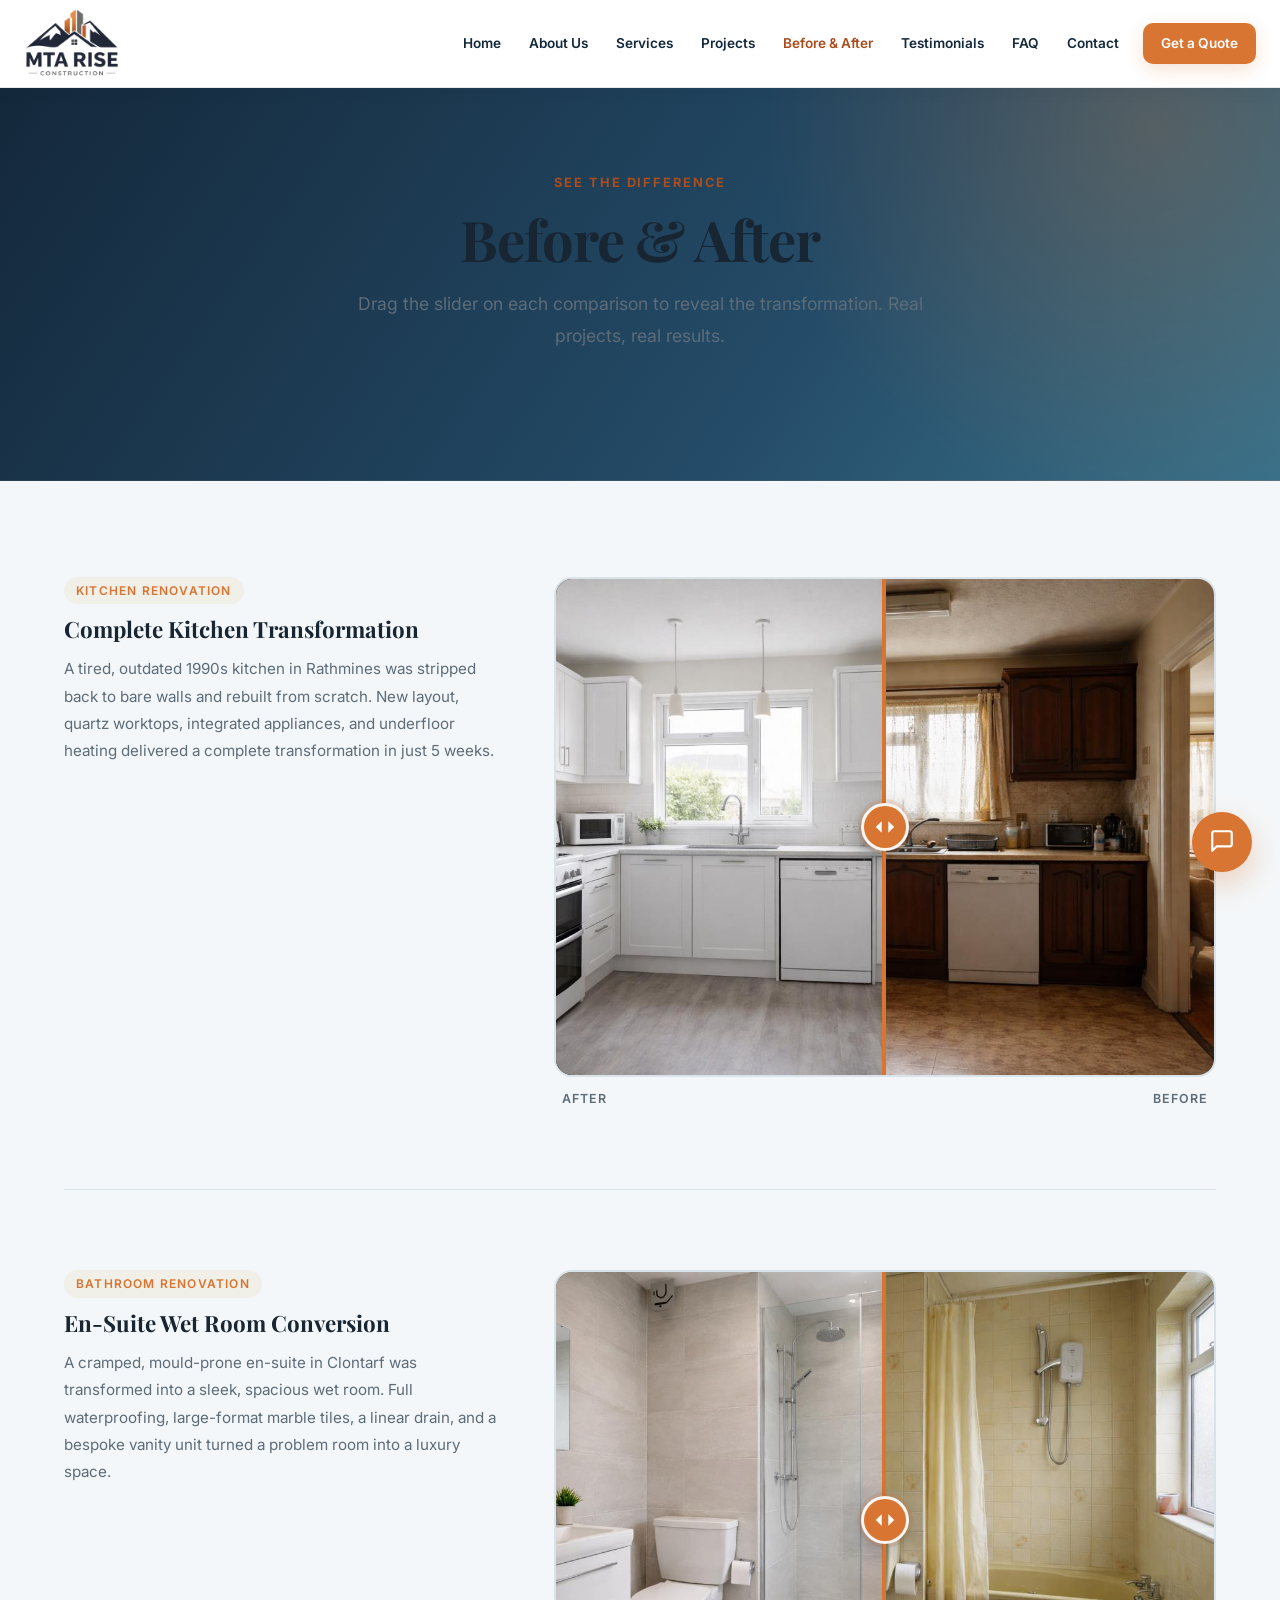
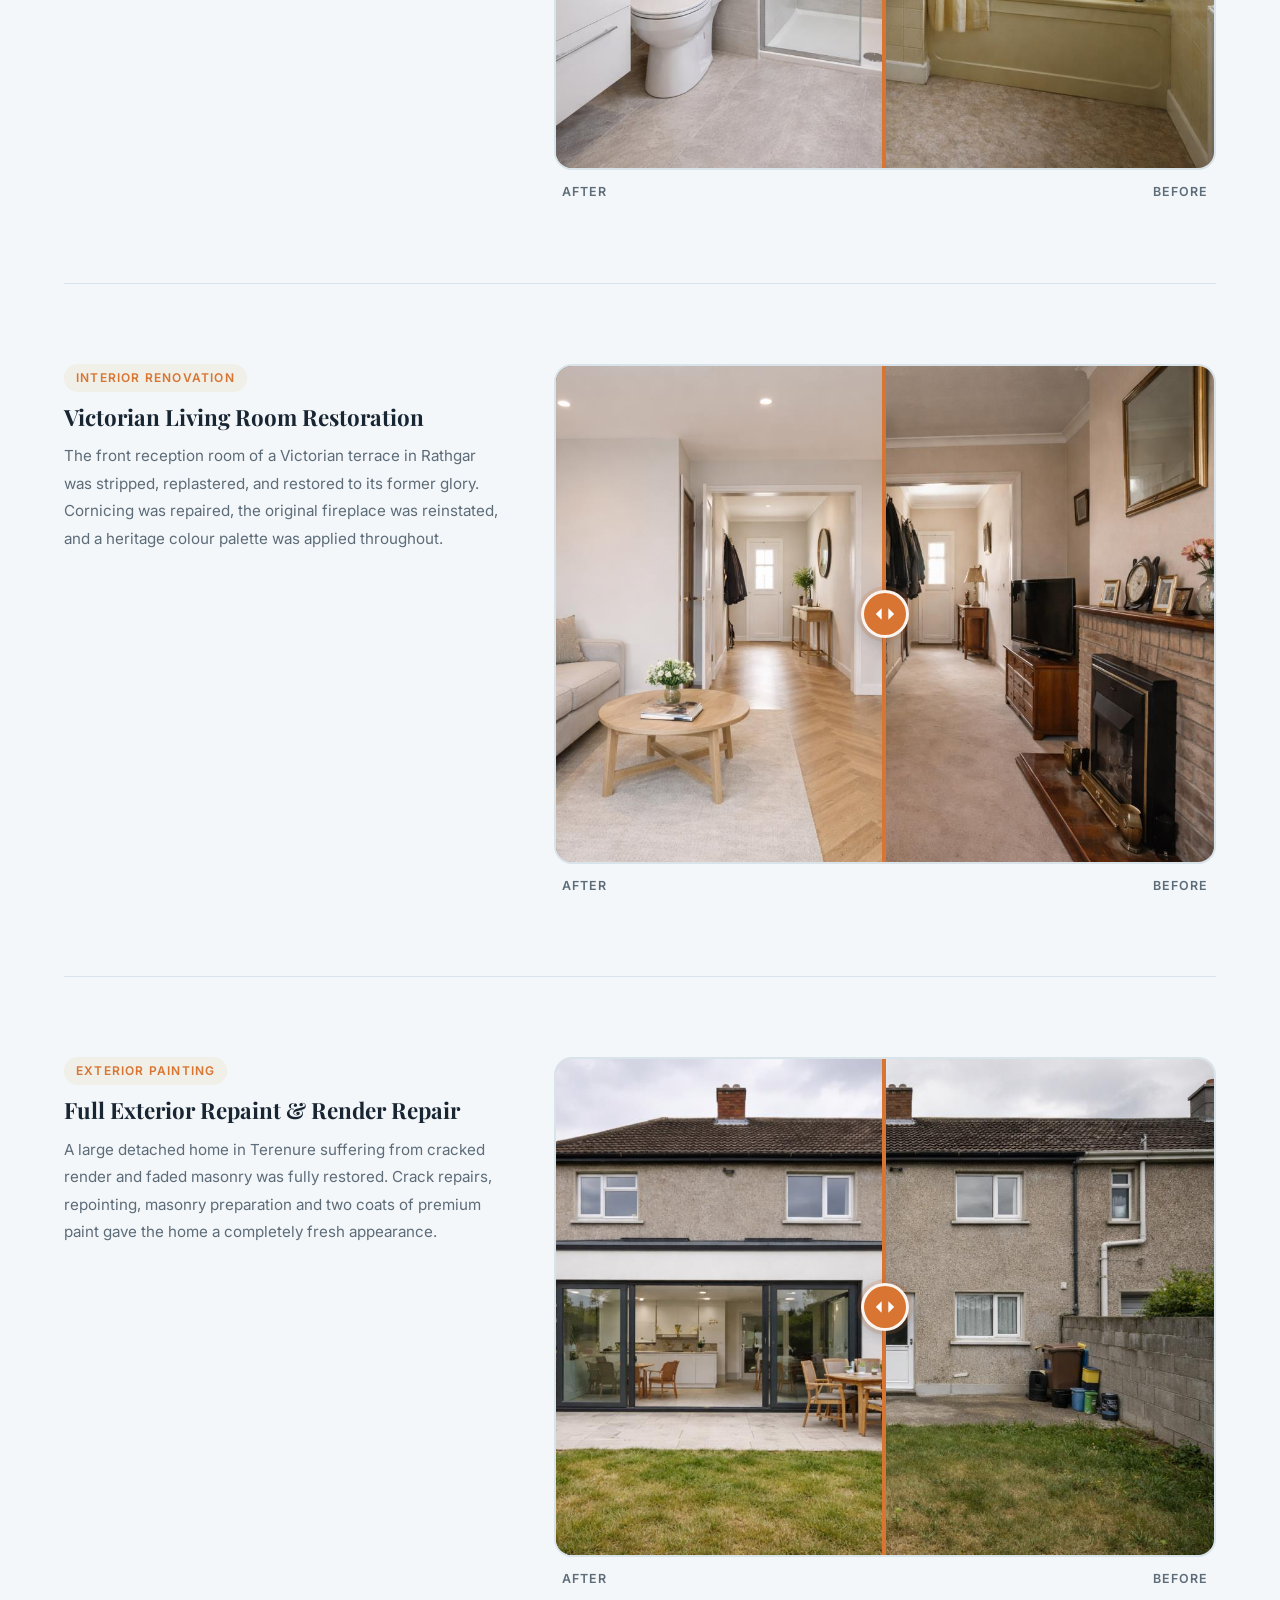
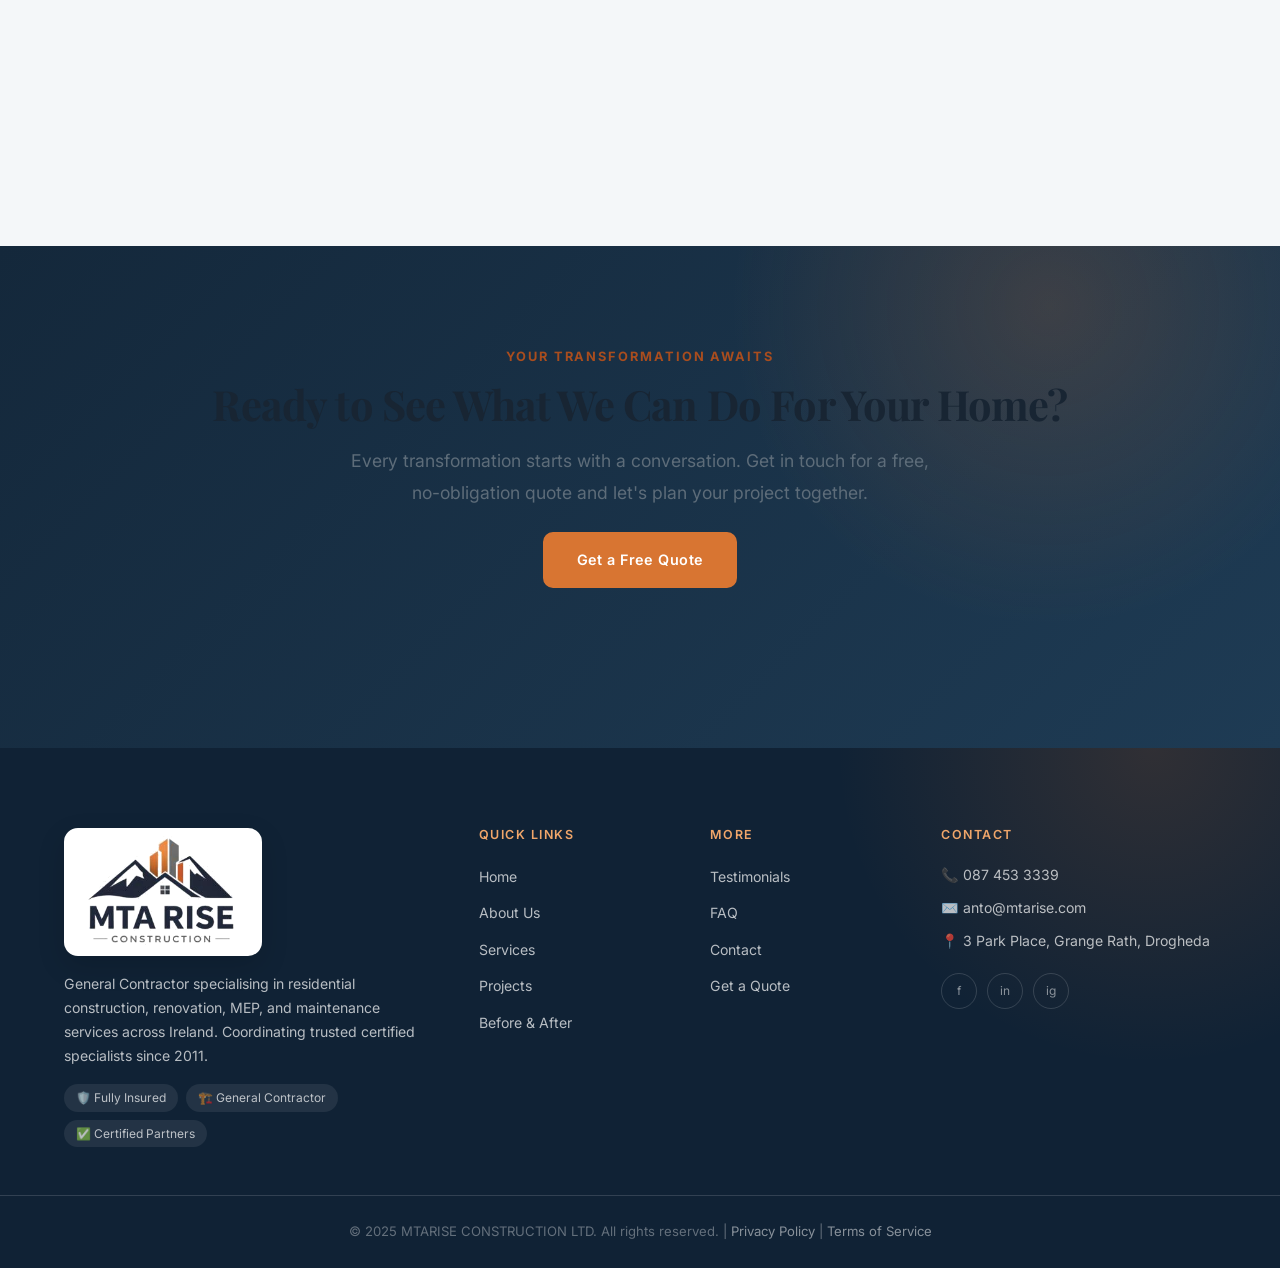
<file: beforeafter.html>
<!DOCTYPE html><html lang="en"><head>
  <meta charset="UTF-8"/><meta name="viewport" content="width=device-width,initial-scale=1.0"/>
  <meta name="description" content="Real before and after renovation photos with interactive comparison sliders"/>
  <title>Before &amp; After — MTARISE CONSTRUCTION LTD</title>
  <link rel="preconnect" href="https://fonts.googleapis.com"/><link rel="preconnect" href="https://fonts.gstatic.com" crossorigin/>
  <link href="https://fonts.googleapis.com/css2?family=Playfair+Display:ital,wght@0,400;0,600;0,700;1,400&family=Inter:wght@300;400;500;600;700&display=swap" rel="stylesheet"/>
  <link rel="stylesheet" href="styles.css?v=mobile-menu-fix"/>
</head><body>

<div id="navBackdrop"></div>
<nav id="navbar"><div class="nav-container">
  <a href="index.html" class="nav-logo" aria-label="MTARISE Construction home"><div class="logo-mark"><img src="images/mtarise-logo.png" alt="MTARISE Construction" /></div></a>
  <button class="hamburger" id="hamburger" aria-label="Open menu"><span></span><span></span><span></span></button>
  <ul class="nav-links nav-desktop">
    <li><a href="index.html">Home</a></li><li><a href="about.html">About Us</a></li><li><a href="services.html">Services</a></li><li><a href="projects.html">Projects</a></li><li><a href="beforeafter.html">Before &amp; After</a></li><li><a href="testimonials.html">Testimonials</a></li><li><a href="faq.html">FAQ</a></li><li><a href="contact.html">Contact</a></li><li><a href="quote.html" class="nav-cta">Get a Quote</a></li>
  </ul>
</div></nav>
<ul class="nav-links nav-mobile" id="navLinks">
  <li><a href="index.html">Home</a></li><li><a href="about.html">About Us</a></li><li><a href="services.html">Services</a></li><li><a href="projects.html">Projects</a></li><li><a href="beforeafter.html">Before &amp; After</a></li><li><a href="testimonials.html">Testimonials</a></li><li><a href="faq.html">FAQ</a></li><li><a href="contact.html">Contact</a></li><li><a href="quote.html" class="nav-cta">Get a Quote</a></li>
</ul>

<main>

  <section class="page-hero bg-dark">
    <div class="container">
      <div class="section-header text-center reveal">
        <span class="section-eyebrow">See the Difference</span>
        <h1 class="section-title">Before &amp; After</h1>
        <p class="section-subtitle">Drag the slider on each comparison to reveal the transformation. Real projects, real results.</p>
      </div>
    </div>
  </section>

  <section class="section bg-warm">
    <div class="container">

      <!-- Item 1: Kitchen Rathmines -->
      <div class="ba-full-item reveal">
        <div class="ba-item-label">
          <span class="ba-project-tag">Kitchen Renovation</span>
          <h3>Complete Kitchen Transformation</h3>
          <p>A tired, outdated 1990s kitchen in Rathmines was stripped back to bare walls and rebuilt from scratch. New layout, quartz worktops, integrated appliances, and underfloor heating delivered a complete transformation in just 5 weeks.</p>
        </div>
        <div class="ba-slider-container" id="slider1">
          <div class="ba-slider">
            <div class="ba-before" style="background-image:url('images/before_kitchen.jpg');background-size:cover;background-position:center;"></div>
            <div class="ba-after" style="background-image:url('images/after_kitchen.jpg');background-size:cover;background-position:center;"></div>
            <div class="ba-handle" id="handle1">
              <div class="ba-handle-line"></div>
              <div class="ba-handle-circle">
                <svg width="20" height="20" viewBox="0 0 24 24" fill="currentColor"><path d="M8 5l-7 7 7 7M16 5l7 7-7 7"/></svg>
              </div>
              <div class="ba-handle-line"></div>
            </div>
          </div>
          <div class="ba-labels">
            <span class="ba-label-before">After</span>
            <span class="ba-label-after">Before</span>
          </div>
        </div>
      </div>

      <!-- Item 2: Bathroom Clontarf -->
      <div class="ba-full-item reveal">
        <div class="ba-item-label">
          <span class="ba-project-tag">Bathroom Renovation</span>
          <h3>En-Suite Wet Room Conversion</h3>
          <p>A cramped, mould-prone en-suite in Clontarf was transformed into a sleek, spacious wet room. Full waterproofing, large-format marble tiles, a linear drain, and a bespoke vanity unit turned a problem room into a luxury space.</p>
        </div>
        <div class="ba-slider-container" id="slider2">
          <div class="ba-slider">
            <div class="ba-before" style="background-image:url('images/before_bathroom.jpg');background-size:cover;background-position:center;"></div>
            <div class="ba-after" style="background-image:url('images/after_bathroom.jpg');background-size:cover;background-position:center;"></div>
            <div class="ba-handle" id="handle2">
              <div class="ba-handle-line"></div>
              <div class="ba-handle-circle">
                <svg width="20" height="20" viewBox="0 0 24 24" fill="currentColor"><path d="M8 5l-7 7 7 7M16 5l7 7-7 7"/></svg>
              </div>
              <div class="ba-handle-line"></div>
            </div>
          </div>
          <div class="ba-labels">
            <span class="ba-label-before">After</span>
            <span class="ba-label-after">Before</span>
          </div>
        </div>
      </div>

      <!-- Item 3: Living Room Rathgar -->
      <div class="ba-full-item reveal">
        <div class="ba-item-label">
          <span class="ba-project-tag">Interior Renovation</span>
          <h3>Victorian Living Room Restoration</h3>
          <p>The front reception room of a Victorian terrace in Rathgar was stripped, replastered, and restored to its former glory. Cornicing was repaired, the original fireplace was reinstated, and a heritage colour palette was applied throughout.</p>
        </div>
        <div class="ba-slider-container" id="slider3">
          <div class="ba-slider">
            <div class="ba-before" style="background-image:url('images/before_renovation.jpg');background-size:cover;background-position:center;"></div>
            <div class="ba-after" style="background-image:url('images/after_renovation.jpg');background-size:cover;background-position:center;"></div>
            <div class="ba-handle" id="handle3">
              <div class="ba-handle-line"></div>
              <div class="ba-handle-circle">
                <svg width="20" height="20" viewBox="0 0 24 24" fill="currentColor"><path d="M8 5l-7 7 7 7M16 5l7 7-7 7"/></svg>
              </div>
              <div class="ba-handle-line"></div>
            </div>
          </div>
          <div class="ba-labels">
            <span class="ba-label-before">After</span>
            <span class="ba-label-after">Before</span>
          </div>
        </div>
      </div>

      <!-- Item 4: Exterior Terenure -->
      <div class="ba-full-item reveal">
        <div class="ba-item-label">
          <span class="ba-project-tag">Exterior Painting</span>
          <h3>Full Exterior Repaint &amp; Render Repair</h3>
          <p>A large detached home in Terenure suffering from cracked render and faded masonry was fully restored. Crack repairs, repointing, masonry preparation and two coats of premium paint gave the home a completely fresh appearance.</p>
        </div>
        <div class="ba-slider-container" id="slider4">
          <div class="ba-slider">
            <div class="ba-before" style="background-image:url('images/before_extension.jpg');background-size:cover;background-position:center;"></div>
            <div class="ba-after" style="background-image:url('images/after_extension.jpg');background-size:cover;background-position:center;"></div>
            <div class="ba-handle" id="handle4">
              <div class="ba-handle-line"></div>
              <div class="ba-handle-circle">
                <svg width="20" height="20" viewBox="0 0 24 24" fill="currentColor"><path d="M8 5l-7 7 7 7M16 5l7 7-7 7"/></svg>
              </div>
              <div class="ba-handle-line"></div>
            </div>
          </div>
          <div class="ba-labels">
            <span class="ba-label-before">After</span>
            <span class="ba-label-after">Before</span>
          </div>
        </div>
      </div>

    </div>
  </section>

  <section class="section cta-banner bg-dark">
    <div class="container text-center">
      <div class="section-header reveal">
        <span class="section-eyebrow">Your Transformation Awaits</span>
        <h2 class="section-title">Ready to See What We Can Do For Your Home?</h2>
        <p class="section-subtitle">Every transformation starts with a conversation. Get in touch for a free, no-obligation quote and let's plan your project together.</p>
        <a href="quote.html" class="btn btn-gold mt-lg">Get a Free Quote</a>
      </div>
    </div>
  </section>

</main>

<footer class="site-footer"><div class="footer-top"><div class="container"><div class="footer-grid"><div class="footer-brand"><div class="footer-logo"><div class="logo-mark">C</div><div class="logo-text"><span class="logo-name">MTARISE CONSTRUCTION LTD</span><span class="logo-tagline">Build Your Tomorrow Today</span></div></div><p>General Contractor specialising in residential construction, renovation, MEP, and maintenance services across Ireland. Coordinating trusted certified specialists since 2011.</p><div class="footer-trust-badges"><span>🛡️ Fully Insured</span><span>🏗️ General Contractor</span><span>✅ Certified Partners</span></div></div><div class="footer-links-col"><h4>Quick Links</h4><ul><li><a href="index.html">Home</a></li><li><a href="about.html">About Us</a></li><li><a href="services.html">Services</a></li><li><a href="projects.html">Projects</a></li><li><a href="beforeafter.html">Before &amp; After</a></li></ul></div><div class="footer-links-col"><h4>More</h4><ul><li><a href="testimonials.html">Testimonials</a></li><li><a href="faq.html">FAQ</a></li><li><a href="contact.html">Contact</a></li><li><a href="quote.html">Get a Quote</a></li></ul></div><div class="footer-contact-col"><h4>Contact</h4><div class="footer-contact-item"><a href="tel:0874533339">📞 087 453 3339</a></div><div class="footer-contact-item"><a href="mailto:anto@mtarise.com">✉️ anto@mtarise.com</a></div><div class="footer-contact-item">📍 3 Park Place, Grange Rath, Drogheda</div><div class="footer-social"><a href="#" class="fsocial">f</a><a href="#" class="fsocial">in</a><a href="#" class="fsocial">ig</a></div></div></div></div></div><div class="footer-bottom"><div class="container"><p>&copy; 2025 MTARISE CONSTRUCTION LTD. All rights reserved.</p></div></div></footer>

<div id="chatbot"><button id="chatToggle" onclick="toggleChat()" aria-label="Open chat"><span id="chatOpenIcon"><svg width="26" height="26" viewBox="0 0 24 24" fill="none" stroke="currentColor" stroke-width="2" stroke-linecap="round" stroke-linejoin="round"><path d="M21 15a2 2 0 0 1-2 2H7l-4 4V5a2 2 0 0 1 2-2h14a2 2 0 0 1 2 2z"/></svg></span><span id="chatCloseIcon" class="hidden"><svg width="22" height="22" viewBox="0 0 24 24" fill="none" stroke="currentColor" stroke-width="2.5" stroke-linecap="round"><line x1="18" y1="6" x2="6" y2="18"/><line x1="6" y1="6" x2="18" y2="18"/></svg></span><span id="chatUnread" class="chat-unread hidden">1</span></button><div id="chatWindow" class="chat-window hidden"><div class="chat-header"><div class="chat-header-avatar">C</div><div class="chat-header-info"><strong>MTARISE CONSTRUCTION LTD</strong><span><span class="chat-online-dot"></span> Online</span></div><button class="chat-close-btn" onclick="toggleChat()">✕</button></div><div class="chat-messages" id="chatMessages"></div><div class="chat-quick-replies" id="quickReplies"></div><div class="chat-input-row"><input type="text" id="chatInput" placeholder="Type your message..." autocomplete="off" onkeydown="if(event.key==='Enter') sendUserMessage()"/><button onclick="sendUserMessage()" class="chat-send-btn"><svg width="18" height="18" viewBox="0 0 24 24" fill="currentColor"><path d="M2.01 21L23 12 2.01 3 2 10l15 2-15 2z"/></svg></button></div></div></div>
<div id="toast" class="toast hidden"></div>
<script src="app.js?v=mobile-menu-fix"></script><script src="chatbot.js"></script>

</body></html>
</file>
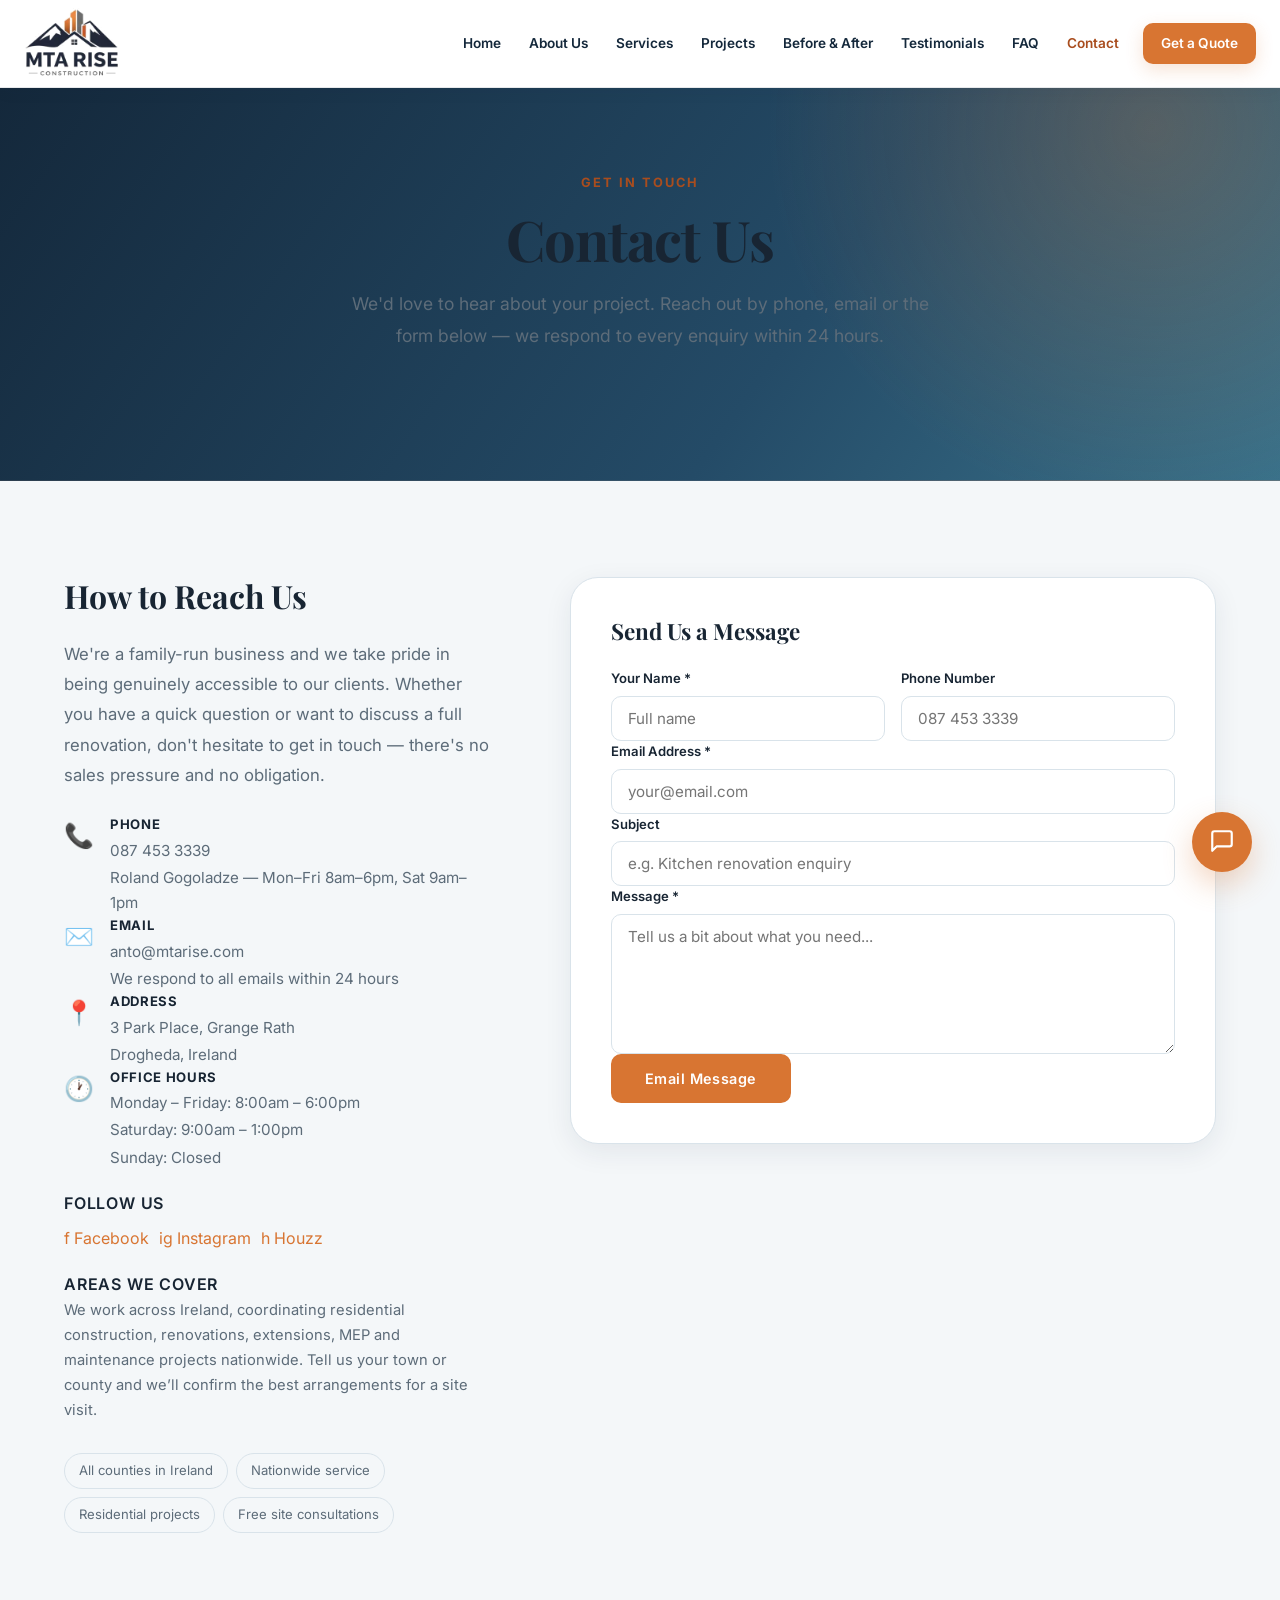
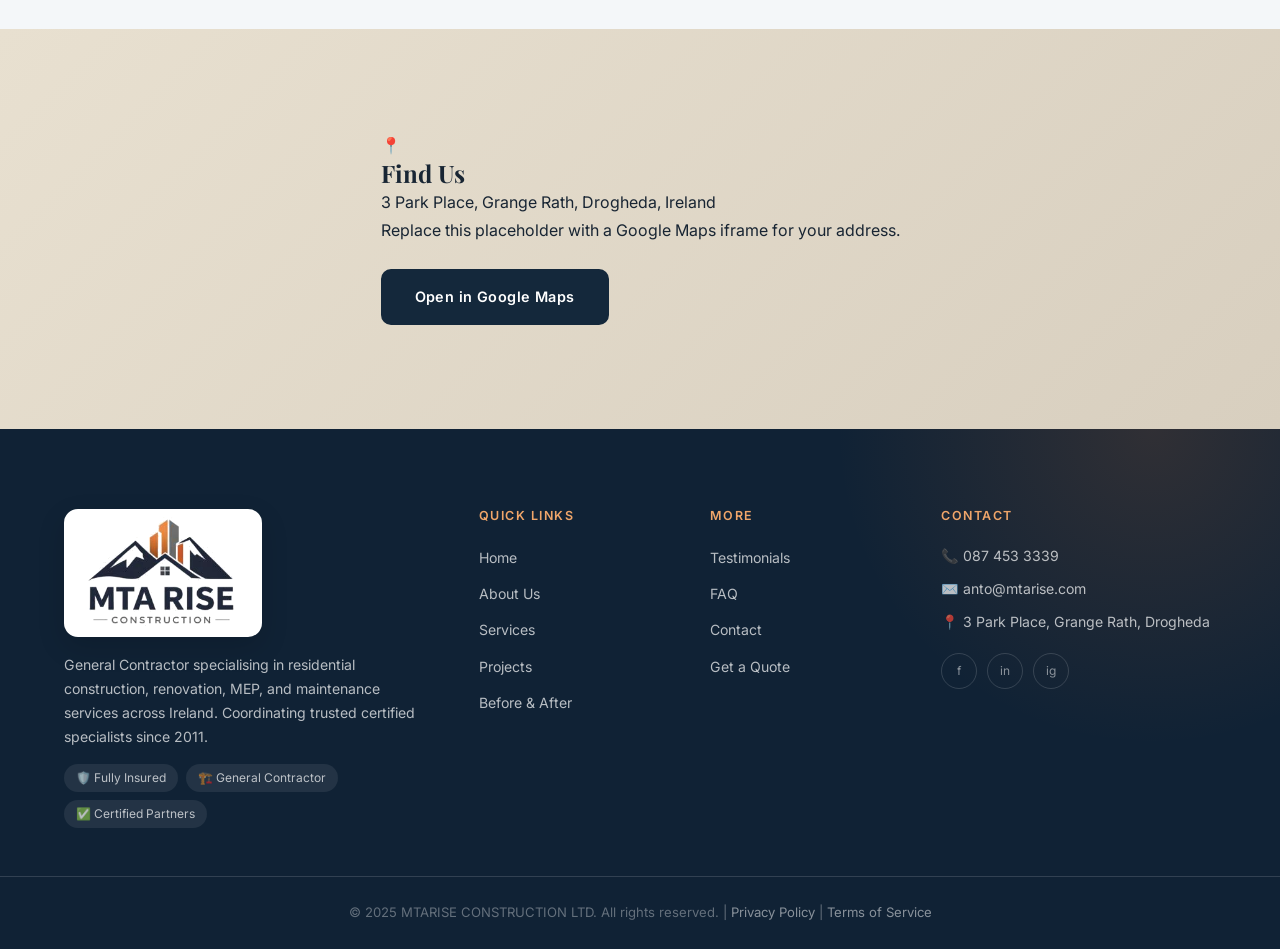
<file: contact.html>
<!DOCTYPE html><html lang="en"><head>
  <meta charset="UTF-8"/><meta name="viewport" content="width=device-width,initial-scale=1.0"/>
  <meta name="description" content="Contact MTARISE CONSTRUCTION LTD - phone, email, address and online enquiry form"/>
  <title>Contact — MTARISE CONSTRUCTION LTD</title>
  <link rel="preconnect" href="https://fonts.googleapis.com"/><link rel="preconnect" href="https://fonts.gstatic.com" crossorigin/>
  <link href="https://fonts.googleapis.com/css2?family=Playfair+Display:ital,wght@0,400;0,600;0,700;1,400&family=Inter:wght@300;400;500;600;700&display=swap" rel="stylesheet"/>
  <link rel="stylesheet" href="styles.css?v=mobile-menu-fix"/>
</head><body>

<div id="navBackdrop"></div>
<nav id="navbar"><div class="nav-container">
  <a href="index.html" class="nav-logo" aria-label="MTARISE Construction home"><div class="logo-mark"><img src="images/mtarise-logo.png" alt="MTARISE Construction" /></div></a>
  <button class="hamburger" id="hamburger" aria-label="Open menu"><span></span><span></span><span></span></button>
  <ul class="nav-links nav-desktop">
    <li><a href="index.html">Home</a></li><li><a href="about.html">About Us</a></li><li><a href="services.html">Services</a></li><li><a href="projects.html">Projects</a></li><li><a href="beforeafter.html">Before &amp; After</a></li><li><a href="testimonials.html">Testimonials</a></li><li><a href="faq.html">FAQ</a></li><li><a href="contact.html">Contact</a></li><li><a href="quote.html" class="nav-cta">Get a Quote</a></li>
  </ul>
</div></nav>
<ul class="nav-links nav-mobile" id="navLinks">
  <li><a href="index.html">Home</a></li><li><a href="about.html">About Us</a></li><li><a href="services.html">Services</a></li><li><a href="projects.html">Projects</a></li><li><a href="beforeafter.html">Before &amp; After</a></li><li><a href="testimonials.html">Testimonials</a></li><li><a href="faq.html">FAQ</a></li><li><a href="contact.html">Contact</a></li><li><a href="quote.html" class="nav-cta">Get a Quote</a></li>
</ul>

<main>

  <section class="page-hero bg-dark">
    <div class="container">
      <div class="section-header text-center reveal">
        <span class="section-eyebrow">Get in Touch</span>
        <h1 class="section-title">Contact Us</h1>
        <p class="section-subtitle">We'd love to hear about your project. Reach out by phone, email or the form below — we respond to every enquiry within 24 hours.</p>
      </div>
    </div>
  </section>

  <section class="section bg-warm">
    <div class="container">
      <div class="contact-full-layout">

        <!-- Left: Details Column -->
        <div class="contact-details-col reveal">
          <h2>How to Reach Us</h2>
          <p class="body-text">We're a family-run business and we take pride in being genuinely accessible to our clients. Whether you have a quick question or want to discuss a full renovation, don't hesitate to get in touch — there's no sales pressure and no obligation.</p>

          <div class="contact-detail-items">

            <div class="contact-detail-item">
              <div class="cdi-icon">📞</div>
              <div class="cdi-content">
                <strong>Phone</strong>
                <a href="tel:0874533339">087 453 3339</a>
                <span>Roland Gogoladze — Mon–Fri 8am–6pm, Sat 9am–1pm</span>
              </div>
            </div>

            <div class="contact-detail-item">
              <div class="cdi-icon">✉️</div>
              <div class="cdi-content">
                <strong>Email</strong>
                <a href="mailto:anto@mtarise.com">anto@mtarise.com</a>
                <span>We respond to all emails within 24 hours</span>
              </div>
            </div>

            <div class="contact-detail-item">
              <div class="cdi-icon">📍</div>
              <div class="cdi-content">
                <strong>Address</strong>
                <span>3 Park Place, Grange Rath</span>
                <span>Drogheda, Ireland</span>
              </div>
            </div>

            <div class="contact-detail-item">
              <div class="cdi-icon">🕐</div>
              <div class="cdi-content">
                <strong>Office Hours</strong>
                <span>Monday – Friday: 8:00am – 6:00pm</span>
                <span>Saturday: 9:00am – 1:00pm</span>
                <span>Sunday: Closed</span>
              </div>
            </div>

          </div>

          <div class="social-links">
            <h4>Follow Us</h4>
            <div class="social-icons">
              <a href="#" class="social-icon-link si-facebook" aria-label="Facebook">
                <span>f</span>
                <span class="si-label">Facebook</span>
              </a>
              <a href="#" class="social-icon-link si-instagram" aria-label="Instagram">
                <span>ig</span>
                <span class="si-label">Instagram</span>
              </a>
              <a href="#" class="social-icon-link si-houzz" aria-label="Houzz">
                <span>h</span>
                <span class="si-label">Houzz</span>
              </a>
            </div>
          </div>

          <div class="areas-covered">
            <h4>Areas We Cover</h4>
            <p class="coverage-note">We work across Ireland, coordinating residential construction, renovations, extensions, MEP and maintenance projects nationwide. Tell us your town or county and we’ll confirm the best arrangements for a site visit.</p>
            <div class="areas-tags">
              <span>All counties in Ireland</span>
              <span>Nationwide service</span>
              <span>Residential projects</span>
              <span>Free site consultations</span>
            </div>
          </div>

        </div>

        <!-- Right: Contact Form Column -->
        <div class="contact-form-col reveal">
          <form class="contact-form" onsubmit="handleContact(event)" novalidate>
            <h3>Send Us a Message</h3>

            <div id="contactSuccess" class="hidden">
              <div class="success-message">
                <div class="success-icon">✅</div>
                <h4>Your Email Draft Is Ready</h4>
                <p>Press <strong>Send</strong> in your email app to deliver your message. For urgent queries, call us on <a href="tel:0874533339">087 453 3339</a>.</p>
              </div>
            </div>

            <div id="contactFormFields">
              <div class="form-row">
                <div class="form-group">
                  <label for="contactName">Your Name <span class="req">*</span></label>
                  <input type="text" id="contactName" name="name" placeholder="Full name" required/>
                </div>
                <div class="form-group">
                  <label for="contactPhone">Phone Number</label>
                  <input type="tel" id="contactPhone" name="phone" placeholder="087 453 3339"/>
                </div>
              </div>

              <div class="form-group">
                <label for="contactEmail">Email Address <span class="req">*</span></label>
                <input type="email" id="contactEmail" name="email" placeholder="your@email.com" required/>
              </div>

              <div class="form-group">
                <label for="contactSubject">Subject</label>
                <input type="text" id="contactSubject" name="subject" placeholder="e.g. Kitchen renovation enquiry"/>
              </div>

              <div class="form-group">
                <label for="contactMessage">Message <span class="req">*</span></label>
                <textarea id="contactMessage" name="message" rows="6" placeholder="Tell us a bit about what you need..." required></textarea>
              </div>

              <button type="submit" class="btn btn-gold">Email Message</button>
            </div>

          </form>
        </div>

      </div>
    </div>
  </section>

  <!-- Map Section -->
  <div class="map-section">
    <div class="map-placeholder">
      <div class="map-placeholder-inner">
        <div class="map-pin-icon">📍</div>
        <h3>Find Us</h3>
        <p>3 Park Place, Grange Rath, Drogheda, Ireland</p>
        <p class="map-note">Replace this placeholder with a Google Maps iframe for your address.</p>
        <a href="https://maps.google.com/?q=3+Park+Place,+Grange+Rath,+Drogheda,+Ireland" target="_blank" rel="noopener noreferrer" class="btn btn-dark mt-lg">Open in Google Maps</a>
      </div>
      <!-- To embed a real map, replace the div above with:
      <iframe
        src="https://www.google.com/maps/embed?pb=YOUR_EMBED_URL"
        width="100%" height="450" style="border:0;" allowfullscreen=""
        loading="lazy" referrerpolicy="no-referrer-when-downgrade">
      </iframe>
      -->
    </div>
  </div>

</main>

<footer class="site-footer"><div class="footer-top"><div class="container"><div class="footer-grid"><div class="footer-brand"><div class="footer-logo"><div class="logo-mark">C</div><div class="logo-text"><span class="logo-name">MTARISE CONSTRUCTION LTD</span><span class="logo-tagline">Build Your Tomorrow Today</span></div></div><p>General Contractor specialising in residential construction, renovation, MEP, and maintenance services across Ireland. Coordinating trusted certified specialists since 2011.</p><div class="footer-trust-badges"><span>🛡️ Fully Insured</span><span>🏗️ General Contractor</span><span>✅ Certified Partners</span></div></div><div class="footer-links-col"><h4>Quick Links</h4><ul><li><a href="index.html">Home</a></li><li><a href="about.html">About Us</a></li><li><a href="services.html">Services</a></li><li><a href="projects.html">Projects</a></li><li><a href="beforeafter.html">Before &amp; After</a></li></ul></div><div class="footer-links-col"><h4>More</h4><ul><li><a href="testimonials.html">Testimonials</a></li><li><a href="faq.html">FAQ</a></li><li><a href="contact.html">Contact</a></li><li><a href="quote.html">Get a Quote</a></li></ul></div><div class="footer-contact-col"><h4>Contact</h4><div class="footer-contact-item"><a href="tel:0874533339">📞 087 453 3339</a></div><div class="footer-contact-item"><a href="mailto:anto@mtarise.com">✉️ anto@mtarise.com</a></div><div class="footer-contact-item">📍 3 Park Place, Grange Rath, Drogheda</div><div class="footer-social"><a href="#" class="fsocial">f</a><a href="#" class="fsocial">in</a><a href="#" class="fsocial">ig</a></div></div></div></div></div><div class="footer-bottom"><div class="container"><p>&copy; 2025 MTARISE CONSTRUCTION LTD. All rights reserved.</p></div></div></footer>

<div id="chatbot"><button id="chatToggle" onclick="toggleChat()" aria-label="Open chat"><span id="chatOpenIcon"><svg width="26" height="26" viewBox="0 0 24 24" fill="none" stroke="currentColor" stroke-width="2" stroke-linecap="round" stroke-linejoin="round"><path d="M21 15a2 2 0 0 1-2 2H7l-4 4V5a2 2 0 0 1 2-2h14a2 2 0 0 1 2 2z"/></svg></span><span id="chatCloseIcon" class="hidden"><svg width="22" height="22" viewBox="0 0 24 24" fill="none" stroke="currentColor" stroke-width="2.5" stroke-linecap="round"><line x1="18" y1="6" x2="6" y2="18"/><line x1="6" y1="6" x2="18" y2="18"/></svg></span><span id="chatUnread" class="chat-unread hidden">1</span></button><div id="chatWindow" class="chat-window hidden"><div class="chat-header"><div class="chat-header-avatar">C</div><div class="chat-header-info"><strong>MTARISE CONSTRUCTION LTD</strong><span><span class="chat-online-dot"></span> Online</span></div><button class="chat-close-btn" onclick="toggleChat()">✕</button></div><div class="chat-messages" id="chatMessages"></div><div class="chat-quick-replies" id="quickReplies"></div><div class="chat-input-row"><input type="text" id="chatInput" placeholder="Type your message..." autocomplete="off" onkeydown="if(event.key==='Enter') sendUserMessage()"/><button onclick="sendUserMessage()" class="chat-send-btn"><svg width="18" height="18" viewBox="0 0 24 24" fill="currentColor"><path d="M2.01 21L23 12 2.01 3 2 10l15 2-15 2z"/></svg></button></div></div></div>
<div id="toast" class="toast hidden"></div>
<script src="app.js?v=mobile-menu-fix"></script><script src="chatbot.js"></script>

</body></html>
</file>
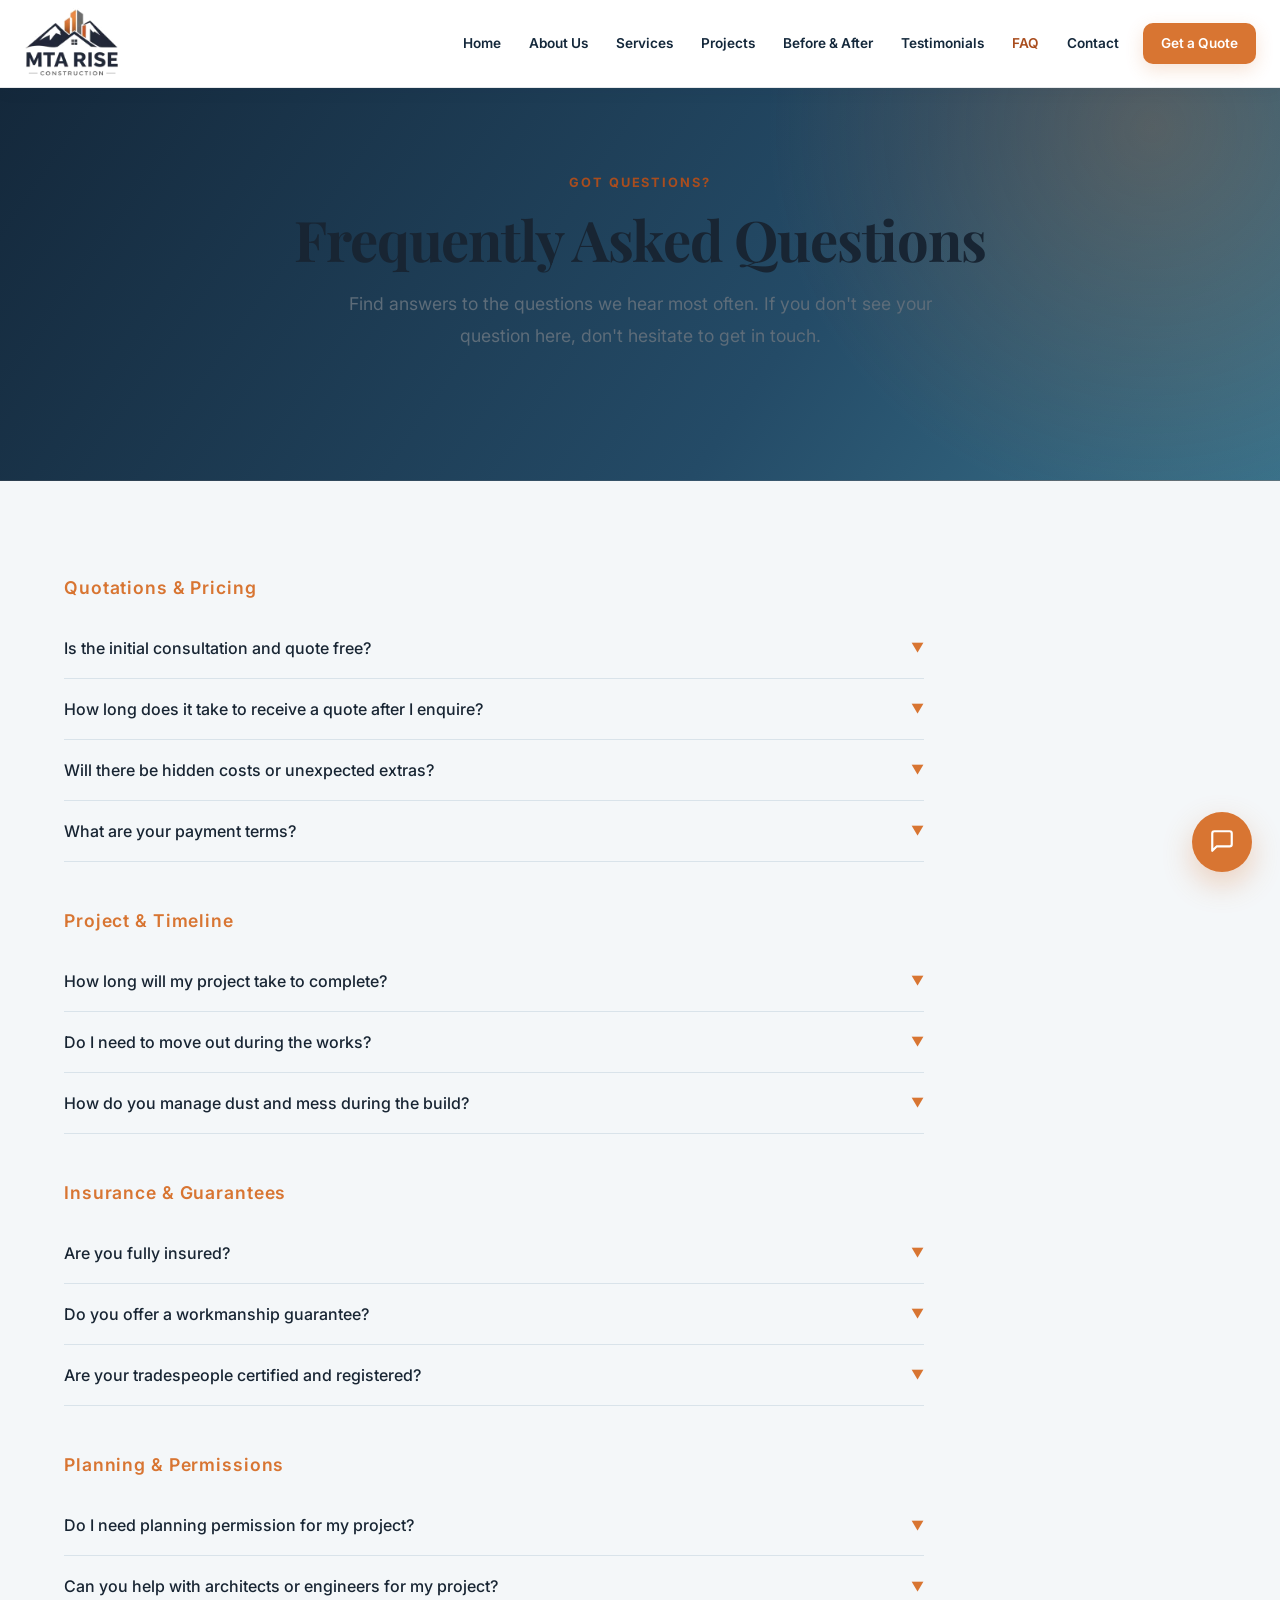
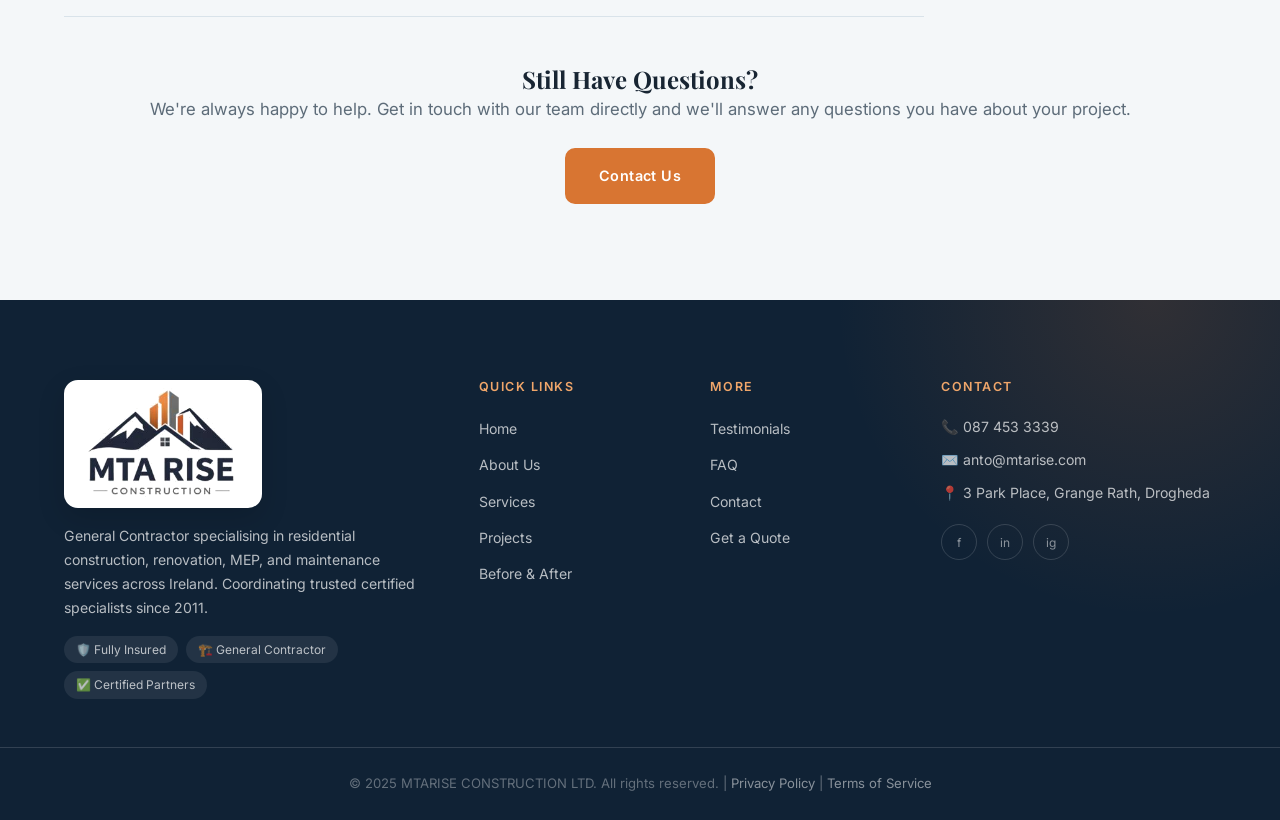
<file: faq.html>
<!DOCTYPE html><html lang="en"><head>
  <meta charset="UTF-8"/><meta name="viewport" content="width=device-width,initial-scale=1.0"/>
  <meta name="description" content="Frequently asked questions about our construction and renovation services"/>
  <title>FAQ — MTARISE CONSTRUCTION LTD</title>
  <link rel="preconnect" href="https://fonts.googleapis.com"/><link rel="preconnect" href="https://fonts.gstatic.com" crossorigin/>
  <link href="https://fonts.googleapis.com/css2?family=Playfair+Display:ital,wght@0,400;0,600;0,700;1,400&family=Inter:wght@300;400;500;600;700&display=swap" rel="stylesheet"/>
  <link rel="stylesheet" href="styles.css?v=mobile-menu-fix"/>
</head><body>

<div id="navBackdrop"></div>
<nav id="navbar"><div class="nav-container">
  <a href="index.html" class="nav-logo" aria-label="MTARISE Construction home"><div class="logo-mark"><img src="images/mtarise-logo.png" alt="MTARISE Construction" /></div></a>
  <button class="hamburger" id="hamburger" aria-label="Open menu"><span></span><span></span><span></span></button>
  <ul class="nav-links nav-desktop">
    <li><a href="index.html">Home</a></li><li><a href="about.html">About Us</a></li><li><a href="services.html">Services</a></li><li><a href="projects.html">Projects</a></li><li><a href="beforeafter.html">Before &amp; After</a></li><li><a href="testimonials.html">Testimonials</a></li><li><a href="faq.html">FAQ</a></li><li><a href="contact.html">Contact</a></li><li><a href="quote.html" class="nav-cta">Get a Quote</a></li>
  </ul>
</div></nav>
<ul class="nav-links nav-mobile" id="navLinks">
  <li><a href="index.html">Home</a></li><li><a href="about.html">About Us</a></li><li><a href="services.html">Services</a></li><li><a href="projects.html">Projects</a></li><li><a href="beforeafter.html">Before &amp; After</a></li><li><a href="testimonials.html">Testimonials</a></li><li><a href="faq.html">FAQ</a></li><li><a href="contact.html">Contact</a></li><li><a href="quote.html" class="nav-cta">Get a Quote</a></li>
</ul>

<main>

  <section class="page-hero bg-dark">
    <div class="container">
      <div class="section-header text-center reveal">
        <span class="section-eyebrow">Got Questions?</span>
        <h1 class="section-title">Frequently Asked Questions</h1>
        <p class="section-subtitle">Find answers to the questions we hear most often. If you don't see your question here, don't hesitate to get in touch.</p>
      </div>
    </div>
  </section>

  <section class="section bg-warm">
    <div class="container">
      <div class="faq-container">

        <!-- Group 1: Quotations & Pricing -->
        <div class="faq-group reveal">
          <h3 class="faq-group-title">Quotations &amp; Pricing</h3>

          <div class="faq-item">
            <button class="faq-question" onclick="toggleFAQ(this)">
              Is the initial consultation and quote free?
              <span class="faq-arrow">▼</span>
            </button>
            <div class="faq-answer">
              <p>Yes, completely. Our initial consultation and written quotation are 100% free and carry no obligation whatsoever. We'll discuss your project, visit the site if needed, and provide a detailed written quote — all at no cost to you. There's absolutely no pressure to proceed.</p>
            </div>
          </div>

          <div class="faq-item">
            <button class="faq-question" onclick="toggleFAQ(this)">
              How long does it take to receive a quote after I enquire?
              <span class="faq-arrow">▼</span>
            </button>
            <div class="faq-answer">
              <p>We aim to respond to all enquiries within 24 hours. For larger or more complex projects that require a site visit, we'll typically arrange a visit within 2–3 working days and provide the written quote within 3–5 days of the visit. For smaller jobs such as painting or bathroom tiling, we can often provide a quote much faster.</p>
            </div>
          </div>

          <div class="faq-item">
            <button class="faq-question" onclick="toggleFAQ(this)">
              Will there be hidden costs or unexpected extras?
              <span class="faq-arrow">▼</span>
            </button>
            <div class="faq-answer">
              <p>We work hard to ensure our quotes are accurate and comprehensive from the outset. Our written quotations are itemised and detailed so you know exactly what's included. The only time costs change is if there is genuinely unforeseen work uncovered during the project — such as hidden structural issues or concealed pipe damage — and we always discuss and agree any additional costs with you before proceeding.</p>
            </div>
          </div>

          <div class="faq-item">
            <button class="faq-question" onclick="toggleFAQ(this)">
              What are your payment terms?
              <span class="faq-arrow">▼</span>
            </button>
            <div class="faq-answer">
              <p>Our standard payment terms involve a deposit to confirm booking (typically 10–20% depending on project size), with staged payments tied to agreed project milestones. The final balance is due on completion and sign-off. We never ask for large upfront payments and always provide receipts and invoices for all payments received.</p>
            </div>
          </div>

        </div>

        <!-- Group 2: Project & Timeline -->
        <div class="faq-group reveal">
          <h3 class="faq-group-title">Project &amp; Timeline</h3>

          <div class="faq-item">
            <button class="faq-question" onclick="toggleFAQ(this)">
              How long will my project take to complete?
              <span class="faq-arrow">▼</span>
            </button>
            <div class="faq-answer">
              <p>Timelines depend entirely on the scope of work. As a rough guide: bathroom renovations typically take 2–4 weeks; kitchen renovations 4–6 weeks; extensions 8–14 weeks; full house renovations 10–20 weeks. We provide a detailed project programme with every quote, broken down by phase, so you always know what to expect and when.</p>
            </div>
          </div>

          <div class="faq-item">
            <button class="faq-question" onclick="toggleFAQ(this)">
              Do I need to move out during the works?
              <span class="faq-arrow">▼</span>
            </button>
            <div class="faq-answer">
              <p>It depends on the scale of the project. For smaller works like a single bathroom renovation or exterior painting, most clients stay in the property without issue. For larger renovations or full gut-refurbs, we recommend vacating if possible — not because it's unsafe, but because living through a major build is disruptive. We'll always advise you honestly on what to expect so you can make the right decision for your family.</p>
            </div>
          </div>

          <div class="faq-item">
            <button class="faq-question" onclick="toggleFAQ(this)">
              How do you manage dust and mess during the build?
              <span class="faq-arrow">▼</span>
            </button>
            <div class="faq-answer">
              <p>We take site cleanliness very seriously. We use dust sheets, temporary hoarding, and protective coverings to contain dust and debris in work areas. At the end of each working day, the site is swept down and materials are stacked neatly. For larger projects we hire skips regularly so waste doesn't accumulate. We leave every property as clean as we found the areas we're not working in.</p>
            </div>
          </div>

        </div>

        <!-- Group 3: Insurance & Guarantees -->
        <div class="faq-group reveal">
          <h3 class="faq-group-title">Insurance &amp; Guarantees</h3>

          <div class="faq-item">
            <button class="faq-question" onclick="toggleFAQ(this)">
              Are you fully insured?
              <span class="faq-arrow">▼</span>
            </button>
            <div class="faq-answer">
              <p>Yes. We carry full Public Liability Insurance and Employers' Liability Insurance. Our certificates of insurance are available on request — we're happy to provide copies to any client or their solicitor as required. We would never take on any work without comprehensive insurance cover in place.</p>
            </div>
          </div>

          <div class="faq-item">
            <button class="faq-question" onclick="toggleFAQ(this)">
              Do you offer a workmanship guarantee?
              <span class="faq-arrow">▼</span>
            </button>
            <div class="faq-answer">
              <p>Yes. We stand behind our work with a written workmanship guarantee. The duration varies by trade — for example, structural works carry a longer guarantee than decorative finishes — and all terms are set out clearly in your contract documentation. If anything is not right after completion, we come back and fix it. No argument, no charge.</p>
            </div>
          </div>

          <div class="faq-item">
            <button class="faq-question" onclick="toggleFAQ(this)">
              Are your tradespeople certified and registered?
              <span class="faq-arrow">▼</span>
            </button>
            <div class="faq-answer">
              <p>Absolutely. MTARISE operates as a General Contractor, coordinating trusted certified specialists for electrical, gas, plumbing, and all other regulated works. All electrical work is carried out by certified electricians with full ECTI test reports. Gas and boiler works are completed by registered gas engineers. Our plumbers operate to the latest Irish Water and building regulations. We can provide specialist registration numbers and certification documentation on request.</p>
            </div>
          </div>

        </div>

        <!-- Group 4: Planning & Permissions -->
        <div class="faq-group reveal">
          <h3 class="faq-group-title">Planning &amp; Permissions</h3>

          <div class="faq-item">
            <button class="faq-question" onclick="toggleFAQ(this)">
              Do I need planning permission for my project?
              <span class="faq-arrow">▼</span>
            </button>
            <div class="faq-answer">
              <p>Many common residential works — including single-storey extensions up to 40 sqm to the rear, attic conversions, and most internal renovations — can be carried out under Exempted Development regulations and do not require planning permission. However, the rules depend on the specifics of your property, its location, and what has already been built. We'll advise you during the initial consultation and flag clearly if we believe planning permission is needed for your project.</p>
            </div>
          </div>

          <div class="faq-item">
            <button class="faq-question" onclick="toggleFAQ(this)">
              Can you help with architects or engineers for my project?
              <span class="faq-arrow">▼</span>
            </button>
            <div class="faq-answer">
              <p>Yes. We work closely with experienced architects and structural engineers across Ireland and can recommend trusted professionals who understand residential projects nationwide. Whether you need a full architectural design, a structural engineer's sign-off, or an energy assessment, we can connect you with the right people. We're happy to coordinate directly with your architect or engineer if you already have one appointed.</p>
            </div>
          </div>

        </div>

      </div>

      <div class="faq-still-stuck text-center reveal mt-xl">
        <h3>Still Have Questions?</h3>
        <p class="body-text">We're always happy to help. Get in touch with our team directly and we'll answer any questions you have about your project.</p>
        <a href="contact.html" class="btn btn-gold mt-lg">Contact Us</a>
      </div>

    </div>
  </section>

</main>

<footer class="site-footer"><div class="footer-top"><div class="container"><div class="footer-grid"><div class="footer-brand"><div class="footer-logo"><div class="logo-mark">C</div><div class="logo-text"><span class="logo-name">MTARISE CONSTRUCTION LTD</span><span class="logo-tagline">Build Your Tomorrow Today</span></div></div><p>General Contractor specialising in residential construction, renovation, MEP, and maintenance services across Ireland. Coordinating trusted certified specialists since 2011.</p><div class="footer-trust-badges"><span>🛡️ Fully Insured</span><span>🏗️ General Contractor</span><span>✅ Certified Partners</span></div></div><div class="footer-links-col"><h4>Quick Links</h4><ul><li><a href="index.html">Home</a></li><li><a href="about.html">About Us</a></li><li><a href="services.html">Services</a></li><li><a href="projects.html">Projects</a></li><li><a href="beforeafter.html">Before &amp; After</a></li></ul></div><div class="footer-links-col"><h4>More</h4><ul><li><a href="testimonials.html">Testimonials</a></li><li><a href="faq.html">FAQ</a></li><li><a href="contact.html">Contact</a></li><li><a href="quote.html">Get a Quote</a></li></ul></div><div class="footer-contact-col"><h4>Contact</h4><div class="footer-contact-item"><a href="tel:0874533339">📞 087 453 3339</a></div><div class="footer-contact-item"><a href="mailto:anto@mtarise.com">✉️ anto@mtarise.com</a></div><div class="footer-contact-item">📍 3 Park Place, Grange Rath, Drogheda</div><div class="footer-social"><a href="#" class="fsocial">f</a><a href="#" class="fsocial">in</a><a href="#" class="fsocial">ig</a></div></div></div></div></div><div class="footer-bottom"><div class="container"><p>&copy; 2025 MTARISE CONSTRUCTION LTD. All rights reserved.</p></div></div></footer>

<div id="chatbot"><button id="chatToggle" onclick="toggleChat()" aria-label="Open chat"><span id="chatOpenIcon"><svg width="26" height="26" viewBox="0 0 24 24" fill="none" stroke="currentColor" stroke-width="2" stroke-linecap="round" stroke-linejoin="round"><path d="M21 15a2 2 0 0 1-2 2H7l-4 4V5a2 2 0 0 1 2-2h14a2 2 0 0 1 2 2z"/></svg></span><span id="chatCloseIcon" class="hidden"><svg width="22" height="22" viewBox="0 0 24 24" fill="none" stroke="currentColor" stroke-width="2.5" stroke-linecap="round"><line x1="18" y1="6" x2="6" y2="18"/><line x1="6" y1="6" x2="18" y2="18"/></svg></span><span id="chatUnread" class="chat-unread hidden">1</span></button><div id="chatWindow" class="chat-window hidden"><div class="chat-header"><div class="chat-header-avatar">C</div><div class="chat-header-info"><strong>MTARISE CONSTRUCTION LTD</strong><span><span class="chat-online-dot"></span> Online</span></div><button class="chat-close-btn" onclick="toggleChat()">✕</button></div><div class="chat-messages" id="chatMessages"></div><div class="chat-quick-replies" id="quickReplies"></div><div class="chat-input-row"><input type="text" id="chatInput" placeholder="Type your message..." autocomplete="off" onkeydown="if(event.key==='Enter') sendUserMessage()"/><button onclick="sendUserMessage()" class="chat-send-btn"><svg width="18" height="18" viewBox="0 0 24 24" fill="currentColor"><path d="M2.01 21L23 12 2.01 3 2 10l15 2-15 2z"/></svg></button></div></div></div>
<div id="toast" class="toast hidden"></div>
<script src="app.js?v=mobile-menu-fix"></script><script src="chatbot.js"></script>

</body></html>
</file>
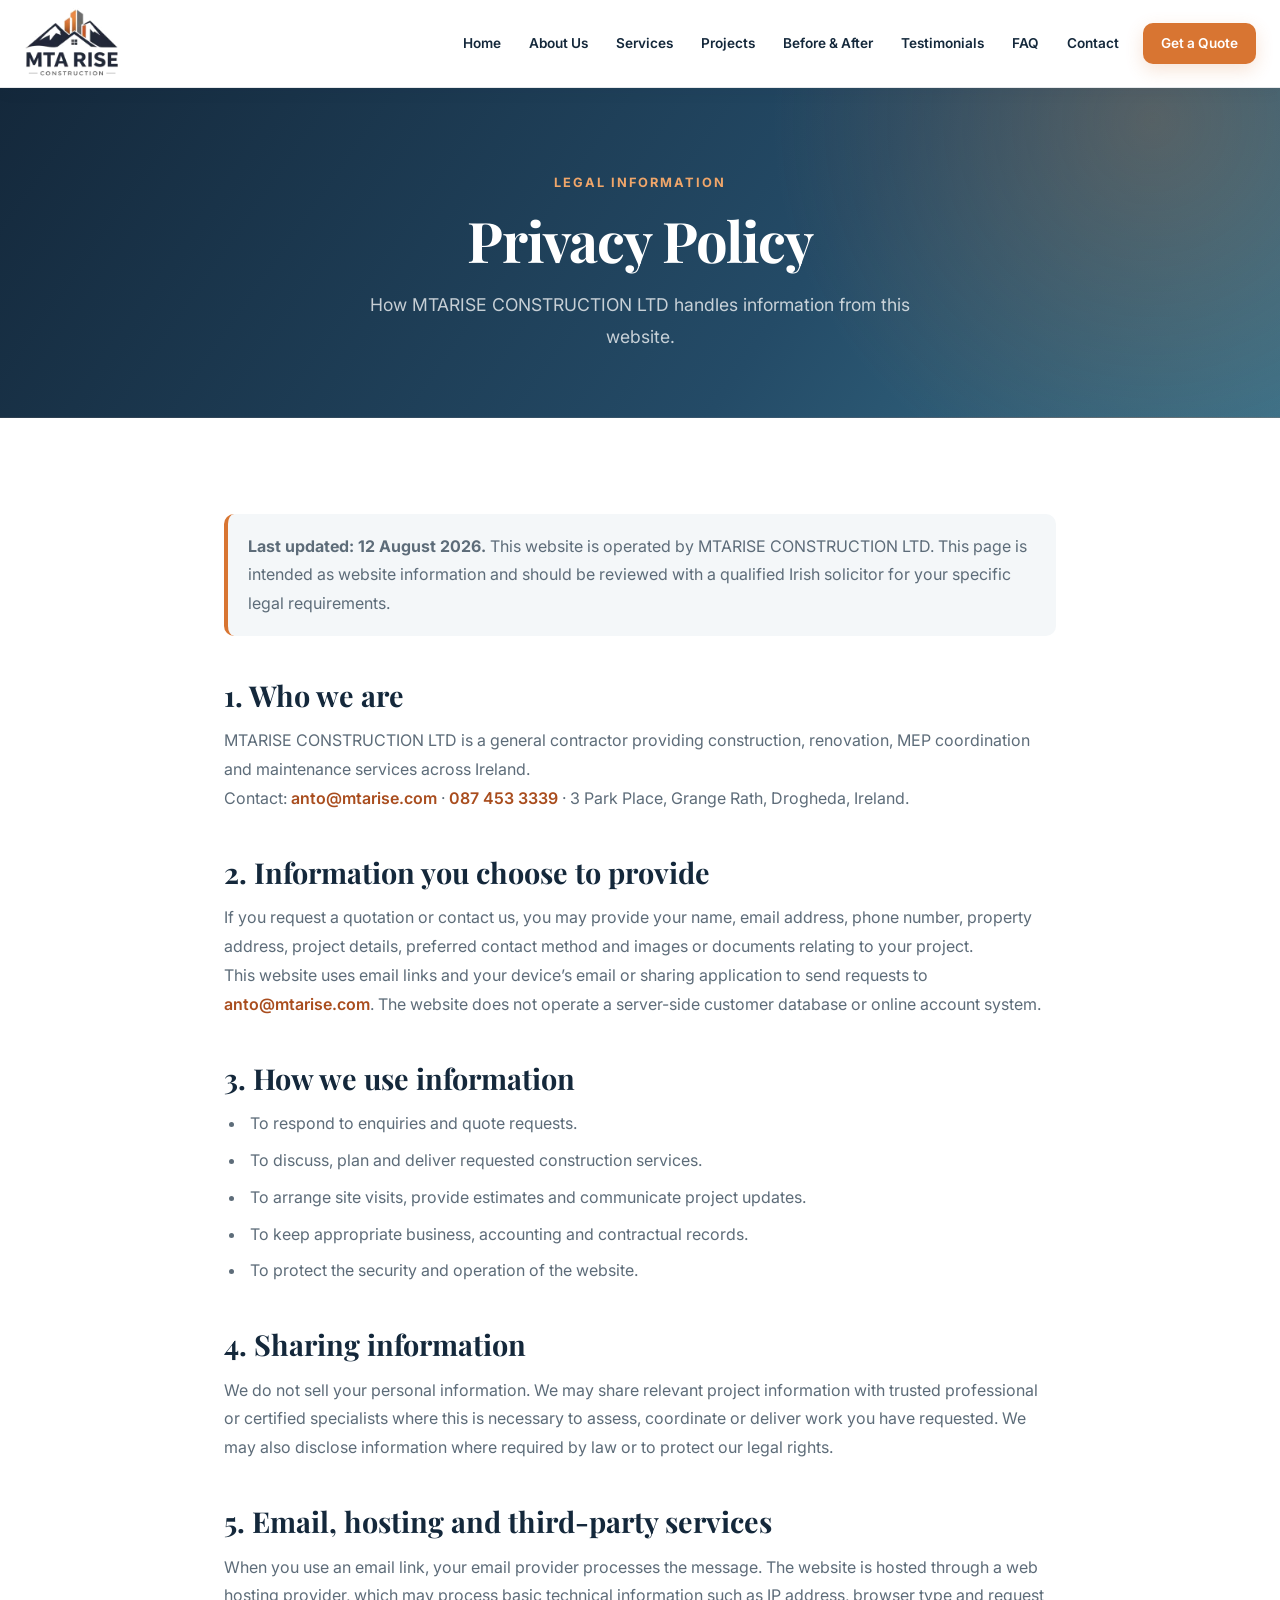
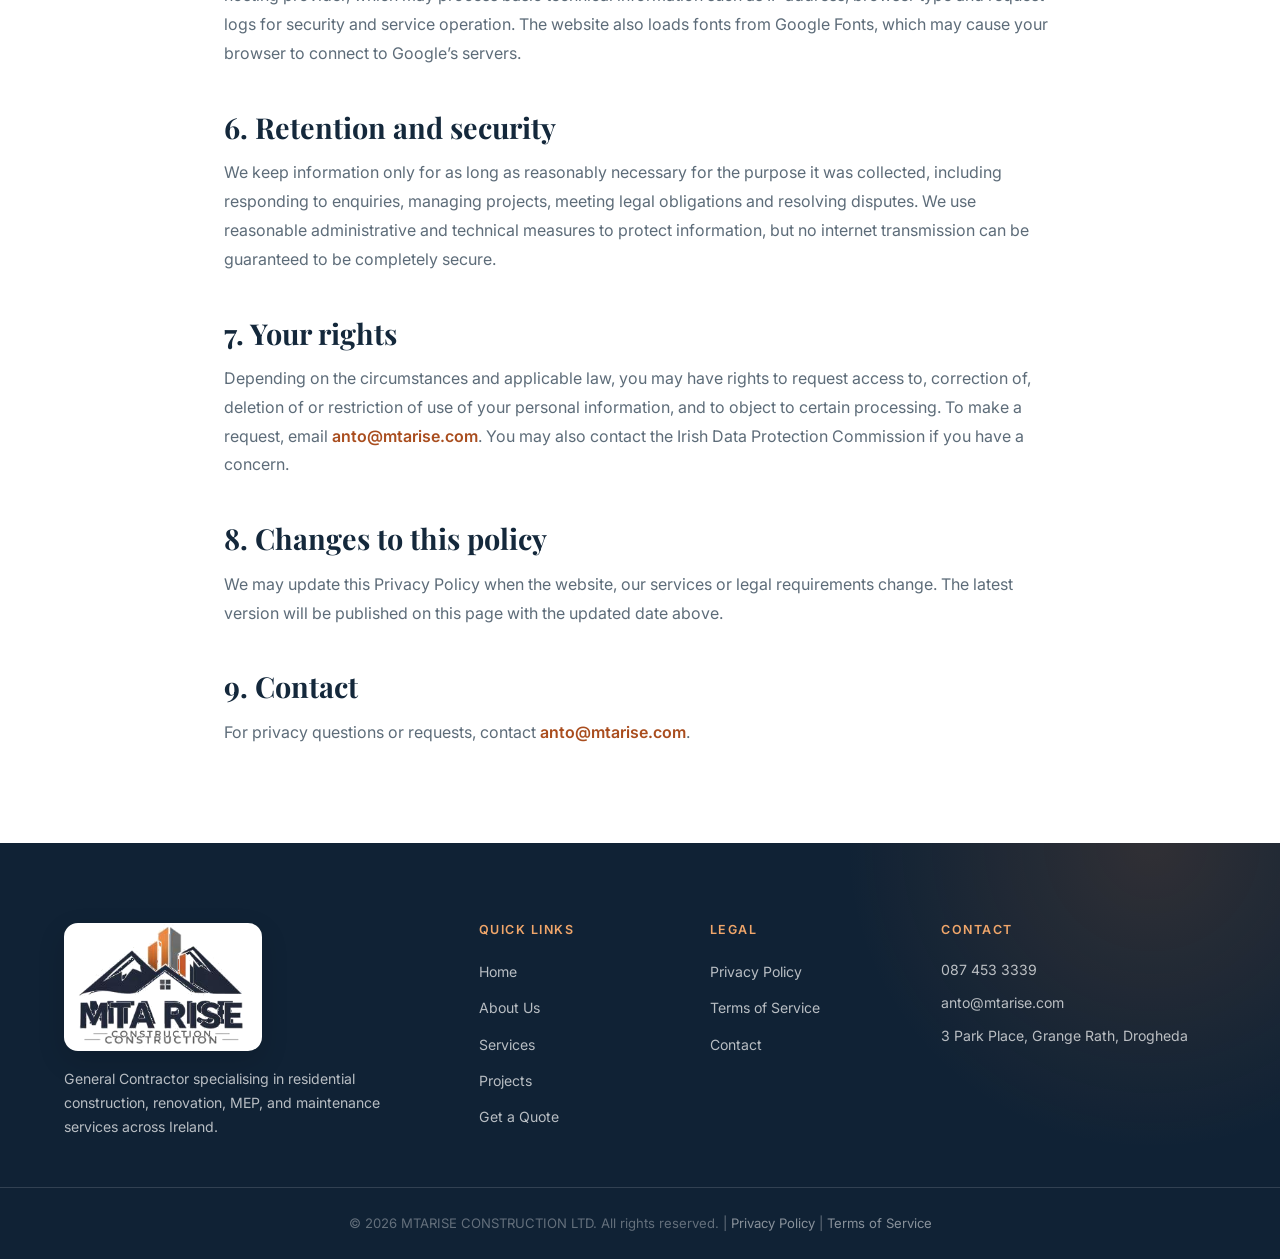
<file: privacy.html>
<!DOCTYPE html>
<html lang="en">
<head>
  <meta charset="UTF-8" />
  <meta name="viewport" content="width=device-width, initial-scale=1.0" />
  <meta name="description" content="Privacy Policy for MTARISE CONSTRUCTION LTD." />
  <title>Privacy Policy — MTARISE CONSTRUCTION LTD</title>
  <link rel="preconnect" href="https://fonts.googleapis.com" />
  <link rel="preconnect" href="https://fonts.gstatic.com" crossorigin />
  <link href="https://fonts.googleapis.com/css2?family=Playfair+Display:ital,wght@0,400;0,600;0,700;1,400&family=Inter:wght@300;400;500;600;700&display=swap" rel="stylesheet" />
  <link rel="stylesheet" href="styles.css?v=mobile-menu-fix" />
</head>
<body>
<div id="navBackdrop"></div>
<nav id="navbar">
  <div class="nav-container">
    <a href="index.html" class="nav-logo" aria-label="MTARISE Construction home"><div class="logo-mark"><img src="images/mtarise-logo.png" alt="MTARISE Construction" /></div></a>
    <button class="hamburger" id="hamburger" aria-label="Open menu" aria-expanded="false"><span></span><span></span><span></span></button>
    <ul class="nav-links nav-desktop">
      <li><a href="index.html">Home</a></li><li><a href="about.html">About Us</a></li><li><a href="services.html">Services</a></li><li><a href="projects.html">Projects</a></li><li><a href="beforeafter.html">Before &amp; After</a></li><li><a href="testimonials.html">Testimonials</a></li><li><a href="faq.html">FAQ</a></li><li><a href="contact.html">Contact</a></li><li><a href="quote.html" class="nav-cta">Get a Quote</a></li>
    </ul>
  </div>
</nav>
<ul class="nav-links nav-mobile" id="navLinks">
  <li><a href="index.html">Home</a></li><li><a href="about.html">About Us</a></li><li><a href="services.html">Services</a></li><li><a href="projects.html">Projects</a></li><li><a href="beforeafter.html">Before &amp; After</a></li><li><a href="testimonials.html">Testimonials</a></li><li><a href="faq.html">FAQ</a></li><li><a href="contact.html">Contact</a></li><li><a href="quote.html" class="nav-cta">Get a Quote</a></li>
</ul>

<main>
  <section class="page-hero bg-dark">
    <div class="container text-center">
      <p class="section-eyebrow light">Legal Information</p>
      <h1 class="section-title light">Privacy Policy</h1>
      <p class="section-subtitle light">How MTARISE CONSTRUCTION LTD handles information from this website.</p>
    </div>
  </section>
  <section class="section bg-white">
    <div class="container legal-content">
      <p class="legal-note"><strong>Last updated: 12 August 2026.</strong> This website is operated by MTARISE CONSTRUCTION LTD. This page is intended as website information and should be reviewed with a qualified Irish solicitor for your specific legal requirements.</p>

      <h2>1. Who we are</h2>
      <p>MTARISE CONSTRUCTION LTD is a general contractor providing construction, renovation, MEP coordination and maintenance services across Ireland.</p>
      <p>Contact: <a href="mailto:anto@mtarise.com">anto@mtarise.com</a> · <a href="tel:0874533339">087 453 3339</a> · 3 Park Place, Grange Rath, Drogheda, Ireland.</p>

      <h2>2. Information you choose to provide</h2>
      <p>If you request a quotation or contact us, you may provide your name, email address, phone number, property address, project details, preferred contact method and images or documents relating to your project.</p>
      <p>This website uses email links and your device’s email or sharing application to send requests to <a href="mailto:anto@mtarise.com">anto@mtarise.com</a>. The website does not operate a server-side customer database or online account system.</p>

      <h2>3. How we use information</h2>
      <ul>
        <li>To respond to enquiries and quote requests.</li>
        <li>To discuss, plan and deliver requested construction services.</li>
        <li>To arrange site visits, provide estimates and communicate project updates.</li>
        <li>To keep appropriate business, accounting and contractual records.</li>
        <li>To protect the security and operation of the website.</li>
      </ul>

      <h2>4. Sharing information</h2>
      <p>We do not sell your personal information. We may share relevant project information with trusted professional or certified specialists where this is necessary to assess, coordinate or deliver work you have requested. We may also disclose information where required by law or to protect our legal rights.</p>

      <h2>5. Email, hosting and third-party services</h2>
      <p>When you use an email link, your email provider processes the message. The website is hosted through a web hosting provider, which may process basic technical information such as IP address, browser type and request logs for security and service operation. The website also loads fonts from Google Fonts, which may cause your browser to connect to Google’s servers.</p>

      <h2>6. Retention and security</h2>
      <p>We keep information only for as long as reasonably necessary for the purpose it was collected, including responding to enquiries, managing projects, meeting legal obligations and resolving disputes. We use reasonable administrative and technical measures to protect information, but no internet transmission can be guaranteed to be completely secure.</p>

      <h2>7. Your rights</h2>
      <p>Depending on the circumstances and applicable law, you may have rights to request access to, correction of, deletion of or restriction of use of your personal information, and to object to certain processing. To make a request, email <a href="mailto:anto@mtarise.com">anto@mtarise.com</a>. You may also contact the Irish Data Protection Commission if you have a concern.</p>

      <h2>8. Changes to this policy</h2>
      <p>We may update this Privacy Policy when the website, our services or legal requirements change. The latest version will be published on this page with the updated date above.</p>

      <h2>9. Contact</h2>
      <p>For privacy questions or requests, contact <a href="mailto:anto@mtarise.com">anto@mtarise.com</a>.</p>
    </div>
  </section>
</main>

<footer class="site-footer">
  <div class="footer-top"><div class="container"><div class="footer-grid">
    <div class="footer-brand"><div class="footer-logo"><div class="logo-mark"><img src="images/mtarise-logo.png" alt="MTARISE Construction" /></div></div><p>General Contractor specialising in residential construction, renovation, MEP, and maintenance services across Ireland.</p></div>
    <div class="footer-links-col"><h4>Quick Links</h4><ul><li><a href="index.html">Home</a></li><li><a href="about.html">About Us</a></li><li><a href="services.html">Services</a></li><li><a href="projects.html">Projects</a></li><li><a href="quote.html">Get a Quote</a></li></ul></div>
    <div class="footer-links-col"><h4>Legal</h4><ul><li><a href="privacy.html">Privacy Policy</a></li><li><a href="terms.html">Terms of Service</a></li><li><a href="contact.html">Contact</a></li></ul></div>
    <div class="footer-contact-col"><h4>Contact</h4><div class="footer-contact-item"><a href="tel:0874533339">087 453 3339</a></div><div class="footer-contact-item"><a href="mailto:anto@mtarise.com">anto@mtarise.com</a></div><div class="footer-contact-item">3 Park Place, Grange Rath, Drogheda</div></div>
  </div></div></div>
  <div class="footer-bottom"><div class="container"><p>&copy; 2026 MTARISE CONSTRUCTION LTD. All rights reserved. | <a href="privacy.html">Privacy Policy</a> | <a href="terms.html">Terms of Service</a></p></div></div>
</footer>
<script src="app.js?v=mobile-menu-fix"></script>
</body>
</html>
</file>
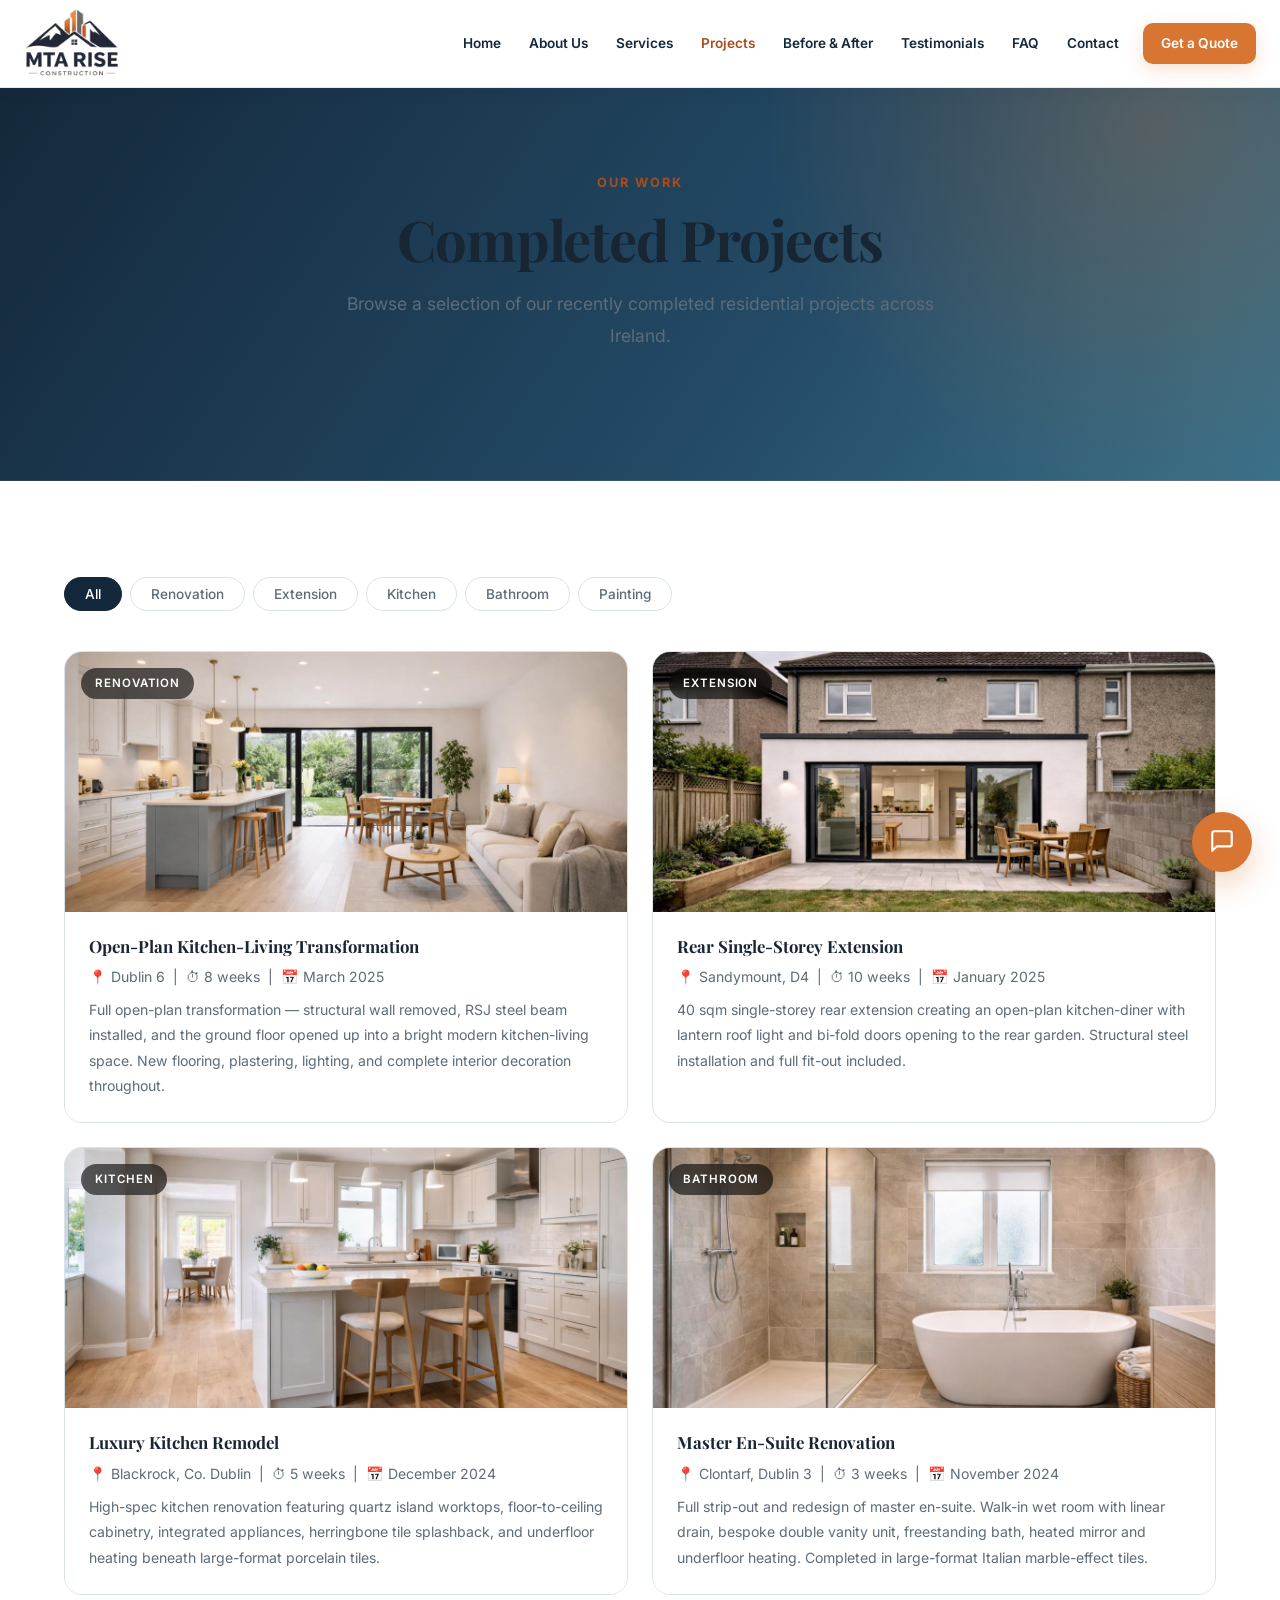
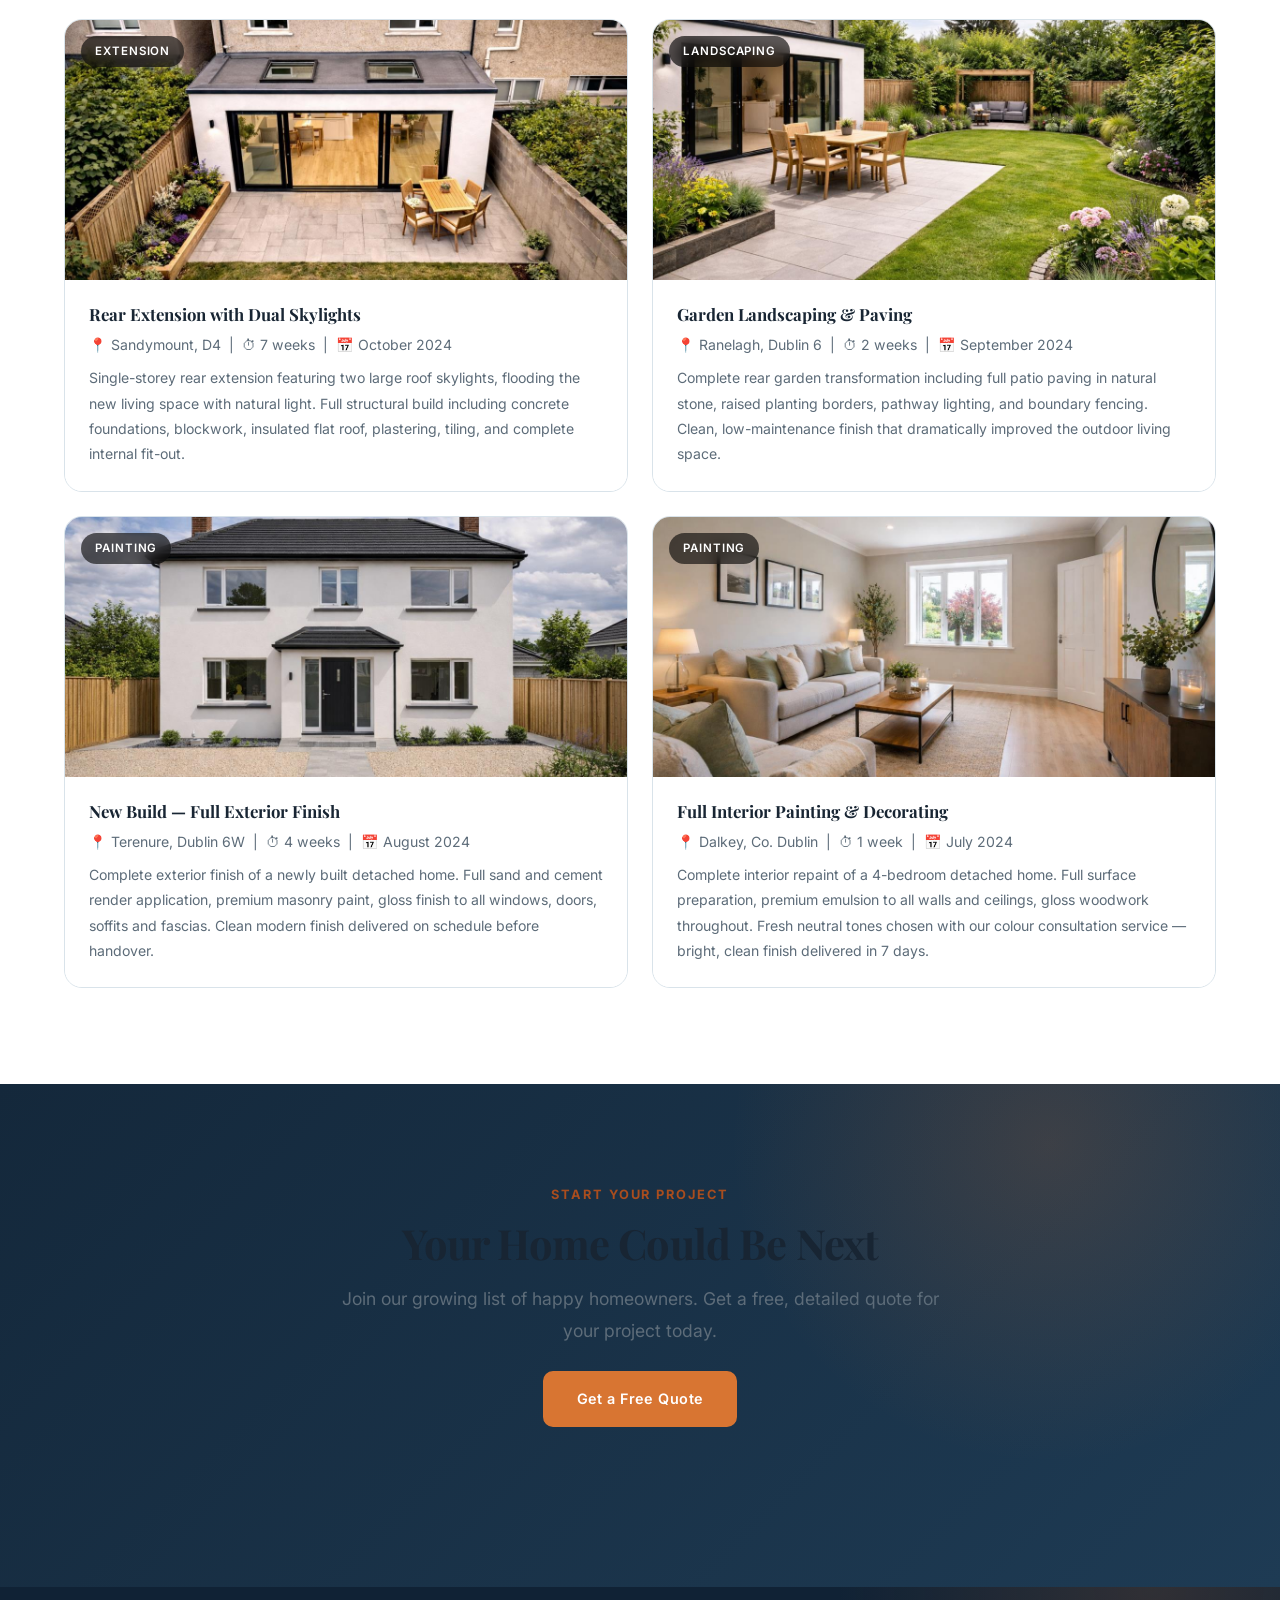
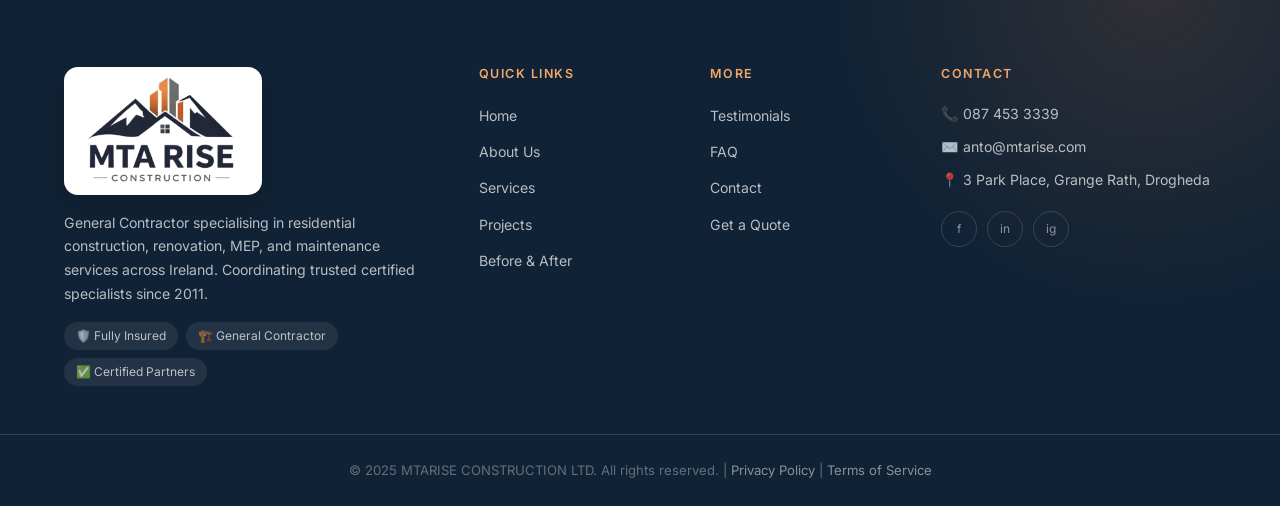
<file: projects.html>
<!DOCTYPE html><html lang="en"><head>
  <meta charset="UTF-8"/><meta name="viewport" content="width=device-width,initial-scale=1.0"/>
  <meta name="description" content="Our completed residential construction projects across Ireland"/>
  <title>Projects — MTARISE CONSTRUCTION LTD</title>
  <link rel="preconnect" href="https://fonts.googleapis.com"/><link rel="preconnect" href="https://fonts.gstatic.com" crossorigin/>
  <link href="https://fonts.googleapis.com/css2?family=Playfair+Display:ital,wght@0,400;0,600;0,700;1,400&family=Inter:wght@300;400;500;600;700&display=swap" rel="stylesheet"/>
  <link rel="stylesheet" href="styles.css?v=mobile-menu-fix"/>
</head><body>

<div id="navBackdrop"></div>
<nav id="navbar"><div class="nav-container">
  <a href="index.html" class="nav-logo" aria-label="MTARISE Construction home"><div class="logo-mark"><img src="images/mtarise-logo.png" alt="MTARISE Construction" /></div></a>
  <button class="hamburger" id="hamburger" aria-label="Open menu"><span></span><span></span><span></span></button>
  <ul class="nav-links nav-desktop">
    <li><a href="index.html">Home</a></li><li><a href="about.html">About Us</a></li><li><a href="services.html">Services</a></li><li><a href="projects.html">Projects</a></li><li><a href="beforeafter.html">Before &amp; After</a></li><li><a href="testimonials.html">Testimonials</a></li><li><a href="faq.html">FAQ</a></li><li><a href="contact.html">Contact</a></li><li><a href="quote.html" class="nav-cta">Get a Quote</a></li>
  </ul>
</div></nav>
<ul class="nav-links nav-mobile" id="navLinks">
  <li><a href="index.html">Home</a></li><li><a href="about.html">About Us</a></li><li><a href="services.html">Services</a></li><li><a href="projects.html">Projects</a></li><li><a href="beforeafter.html">Before &amp; After</a></li><li><a href="testimonials.html">Testimonials</a></li><li><a href="faq.html">FAQ</a></li><li><a href="contact.html">Contact</a></li><li><a href="quote.html" class="nav-cta">Get a Quote</a></li>
</ul>

<main>

  <section class="page-hero bg-dark">
    <div class="container">
      <div class="section-header text-center reveal">
        <span class="section-eyebrow">Our Work</span>
        <h1 class="section-title">Completed Projects</h1>
        <p class="section-subtitle">Browse a selection of our recently completed residential projects across Ireland.</p>
      </div>
    </div>
  </section>

  <section class="section bg-white">
    <div class="container">

      <div class="filter-bar reveal">
        <button class="filter-btn active" onclick="filterProjects(this,'all')">All</button>
        <button class="filter-btn" onclick="filterProjects(this,'renovation')">Renovation</button>
        <button class="filter-btn" onclick="filterProjects(this,'extension')">Extension</button>
        <button class="filter-btn" onclick="filterProjects(this,'kitchen')">Kitchen</button>
        <button class="filter-btn" onclick="filterProjects(this,'bathroom')">Bathroom</button>
        <button class="filter-btn" onclick="filterProjects(this,'painting')">Painting</button>
      </div>

      <div class="projects-full-grid mt-lg">

        <div class="pf-card reveal" data-cat="renovation">
          <div class="pf-img pf-img--renovation" style="background-image:url('images/project_5.jpg');background-size:cover;background-position:center;">
            <span class="pf-tag">Renovation</span>
          </div>
          <div class="pf-info">
            <h3>Open-Plan Kitchen-Living Transformation</h3>
            <p class="pf-meta">📍 Dublin 6 &nbsp;|&nbsp; ⏱ 8 weeks &nbsp;|&nbsp; 📅 March 2025</p>
            <p>Full open-plan transformation — structural wall removed, RSJ steel beam installed, and the ground floor opened up into a bright modern kitchen-living space. New flooring, plastering, lighting, and complete interior decoration throughout.</p>
          </div>
        </div>

        <div class="pf-card reveal" data-cat="extension">
          <div class="pf-img pf-img--extension" style="background-image:url('images/project_3.jpg');background-size:cover;background-position:center;">
            <span class="pf-tag">Extension</span>
          </div>
          <div class="pf-info">
            <h3>Rear Single-Storey Extension</h3>
            <p class="pf-meta">📍 Sandymount, D4 &nbsp;|&nbsp; ⏱ 10 weeks &nbsp;|&nbsp; 📅 January 2025</p>
            <p>40 sqm single-storey rear extension creating an open-plan kitchen-diner with lantern roof light and bi-fold doors opening to the rear garden. Structural steel installation and full fit-out included.</p>
          </div>
        </div>

        <div class="pf-card reveal" data-cat="kitchen">
          <div class="pf-img pf-img--kitchen" style="background-image:url('images/project_1.jpg');background-size:cover;background-position:center;">
            <span class="pf-tag">Kitchen</span>
          </div>
          <div class="pf-info">
            <h3>Luxury Kitchen Remodel</h3>
            <p class="pf-meta">📍 Blackrock, Co. Dublin &nbsp;|&nbsp; ⏱ 5 weeks &nbsp;|&nbsp; 📅 December 2024</p>
            <p>High-spec kitchen renovation featuring quartz island worktops, floor-to-ceiling cabinetry, integrated appliances, herringbone tile splashback, and underfloor heating beneath large-format porcelain tiles.</p>
          </div>
        </div>

        <div class="pf-card reveal" data-cat="bathroom">
          <div class="pf-img pf-img--bathroom" style="background-image:url('images/project_2.jpg');background-size:cover;background-position:center;">
            <span class="pf-tag">Bathroom</span>
          </div>
          <div class="pf-info">
            <h3>Master En-Suite Renovation</h3>
            <p class="pf-meta">📍 Clontarf, Dublin 3 &nbsp;|&nbsp; ⏱ 3 weeks &nbsp;|&nbsp; 📅 November 2024</p>
            <p>Full strip-out and redesign of master en-suite. Walk-in wet room with linear drain, bespoke double vanity unit, freestanding bath, heated mirror and underfloor heating. Completed in large-format Italian marble-effect tiles.</p>
          </div>
        </div>

        <div class="pf-card reveal" data-cat="extension">
          <div class="pf-img pf-img--attic" style="background-image:url('images/project_4.jpg');background-size:cover;background-position:center;">
            <span class="pf-tag">Extension</span>
          </div>
          <div class="pf-info">
            <h3>Rear Extension with Dual Skylights</h3>
            <p class="pf-meta">📍 Sandymount, D4 &nbsp;|&nbsp; ⏱ 7 weeks &nbsp;|&nbsp; 📅 October 2024</p>
            <p>Single-storey rear extension featuring two large roof skylights, flooding the new living space with natural light. Full structural build including concrete foundations, blockwork, insulated flat roof, plastering, tiling, and complete internal fit-out.</p>
          </div>
        </div>

        <div class="pf-card reveal" data-cat="renovation">
          <div class="pf-img pf-img--presale" style="background-image:url('images/project_8.jpg');background-size:cover;background-position:center;">
            <span class="pf-tag">Landscaping</span>
          </div>
          <div class="pf-info">
            <h3>Garden Landscaping &amp; Paving</h3>
            <p class="pf-meta">📍 Ranelagh, Dublin 6 &nbsp;|&nbsp; ⏱ 2 weeks &nbsp;|&nbsp; 📅 September 2024</p>
            <p>Complete rear garden transformation including full patio paving in natural stone, raised planting borders, pathway lighting, and boundary fencing. Clean, low-maintenance finish that dramatically improved the outdoor living space.</p>
          </div>
        </div>

        <div class="pf-card reveal" data-cat="painting">
          <div class="pf-img pf-img--painting" style="background-image:url('images/project_6.jpg');background-size:cover;background-position:center;">
            <span class="pf-tag">Painting</span>
          </div>
          <div class="pf-info">
            <h3>New Build — Full Exterior Finish</h3>
            <p class="pf-meta">📍 Terenure, Dublin 6W &nbsp;|&nbsp; ⏱ 4 weeks &nbsp;|&nbsp; 📅 August 2024</p>
            <p>Complete exterior finish of a newly built detached home. Full sand and cement render application, premium masonry paint, gloss finish to all windows, doors, soffits and fascias. Clean modern finish delivered on schedule before handover.</p>
          </div>
        </div>

        <div class="pf-card reveal" data-cat="renovation">
          <div class="pf-img pf-img--newbuild" style="background-image:url('images/project_7.jpg');background-size:cover;background-position:center;">
            <span class="pf-tag">Painting</span>
          </div>
          <div class="pf-info">
            <h3>Full Interior Painting &amp; Decorating</h3>
            <p class="pf-meta">📍 Dalkey, Co. Dublin &nbsp;|&nbsp; ⏱ 1 week &nbsp;|&nbsp; 📅 July 2024</p>
            <p>Complete interior repaint of a 4-bedroom detached home. Full surface preparation, premium emulsion to all walls and ceilings, gloss woodwork throughout. Fresh neutral tones chosen with our colour consultation service — bright, clean finish delivered in 7 days.</p>
          </div>
        </div>

      </div>
    </div>
  </section>

  <section class="section cta-banner bg-dark">
    <div class="container text-center">
      <div class="section-header reveal">
        <span class="section-eyebrow">Start Your Project</span>
        <h2 class="section-title">Your Home Could Be Next</h2>
        <p class="section-subtitle">Join our growing list of happy homeowners. Get a free, detailed quote for your project today.</p>
        <a href="quote.html" class="btn btn-gold mt-lg">Get a Free Quote</a>
      </div>
    </div>
  </section>

</main>

<footer class="site-footer"><div class="footer-top"><div class="container"><div class="footer-grid"><div class="footer-brand"><div class="footer-logo"><div class="logo-mark">C</div><div class="logo-text"><span class="logo-name">MTARISE CONSTRUCTION LTD</span><span class="logo-tagline">Build Your Tomorrow Today</span></div></div><p>General Contractor specialising in residential construction, renovation, MEP, and maintenance services across Ireland. Coordinating trusted certified specialists since 2011.</p><div class="footer-trust-badges"><span>🛡️ Fully Insured</span><span>🏗️ General Contractor</span><span>✅ Certified Partners</span></div></div><div class="footer-links-col"><h4>Quick Links</h4><ul><li><a href="index.html">Home</a></li><li><a href="about.html">About Us</a></li><li><a href="services.html">Services</a></li><li><a href="projects.html">Projects</a></li><li><a href="beforeafter.html">Before &amp; After</a></li></ul></div><div class="footer-links-col"><h4>More</h4><ul><li><a href="testimonials.html">Testimonials</a></li><li><a href="faq.html">FAQ</a></li><li><a href="contact.html">Contact</a></li><li><a href="quote.html">Get a Quote</a></li></ul></div><div class="footer-contact-col"><h4>Contact</h4><div class="footer-contact-item"><a href="tel:0874533339">📞 087 453 3339</a></div><div class="footer-contact-item"><a href="mailto:anto@mtarise.com">✉️ anto@mtarise.com</a></div><div class="footer-contact-item">📍 3 Park Place, Grange Rath, Drogheda</div><div class="footer-social"><a href="#" class="fsocial">f</a><a href="#" class="fsocial">in</a><a href="#" class="fsocial">ig</a></div></div></div></div></div><div class="footer-bottom"><div class="container"><p>&copy; 2025 MTARISE CONSTRUCTION LTD. All rights reserved.</p></div></div></footer>

<div id="chatbot"><button id="chatToggle" onclick="toggleChat()" aria-label="Open chat"><span id="chatOpenIcon"><svg width="26" height="26" viewBox="0 0 24 24" fill="none" stroke="currentColor" stroke-width="2" stroke-linecap="round" stroke-linejoin="round"><path d="M21 15a2 2 0 0 1-2 2H7l-4 4V5a2 2 0 0 1 2-2h14a2 2 0 0 1 2 2z"/></svg></span><span id="chatCloseIcon" class="hidden"><svg width="22" height="22" viewBox="0 0 24 24" fill="none" stroke="currentColor" stroke-width="2.5" stroke-linecap="round"><line x1="18" y1="6" x2="6" y2="18"/><line x1="6" y1="6" x2="18" y2="18"/></svg></span><span id="chatUnread" class="chat-unread hidden">1</span></button><div id="chatWindow" class="chat-window hidden"><div class="chat-header"><div class="chat-header-avatar">C</div><div class="chat-header-info"><strong>MTARISE CONSTRUCTION LTD</strong><span><span class="chat-online-dot"></span> Online</span></div><button class="chat-close-btn" onclick="toggleChat()">✕</button></div><div class="chat-messages" id="chatMessages"></div><div class="chat-quick-replies" id="quickReplies"></div><div class="chat-input-row"><input type="text" id="chatInput" placeholder="Type your message..." autocomplete="off" onkeydown="if(event.key==='Enter') sendUserMessage()"/><button onclick="sendUserMessage()" class="chat-send-btn"><svg width="18" height="18" viewBox="0 0 24 24" fill="currentColor"><path d="M2.01 21L23 12 2.01 3 2 10l15 2-15 2z"/></svg></button></div></div></div>
<div id="toast" class="toast hidden"></div>
<script src="app.js?v=mobile-menu-fix"></script><script src="chatbot.js"></script>

</body></html>
</file>
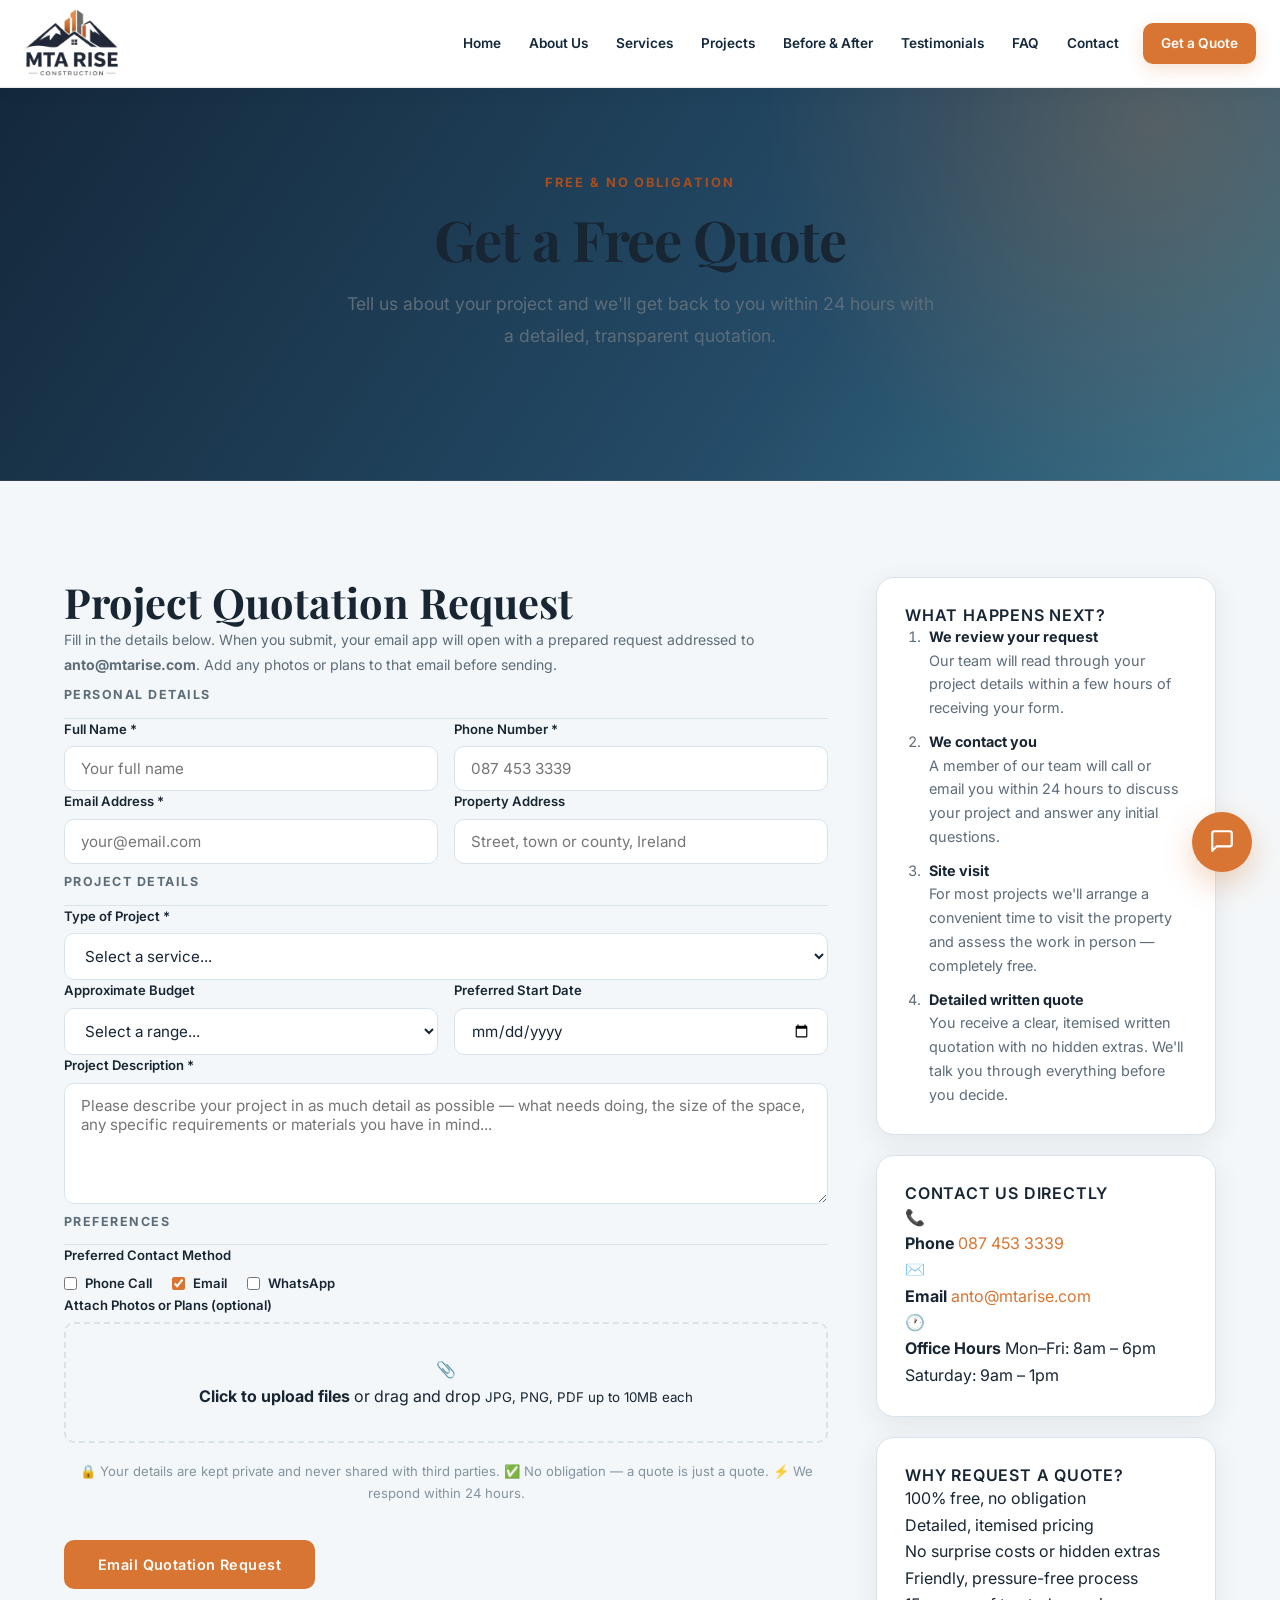
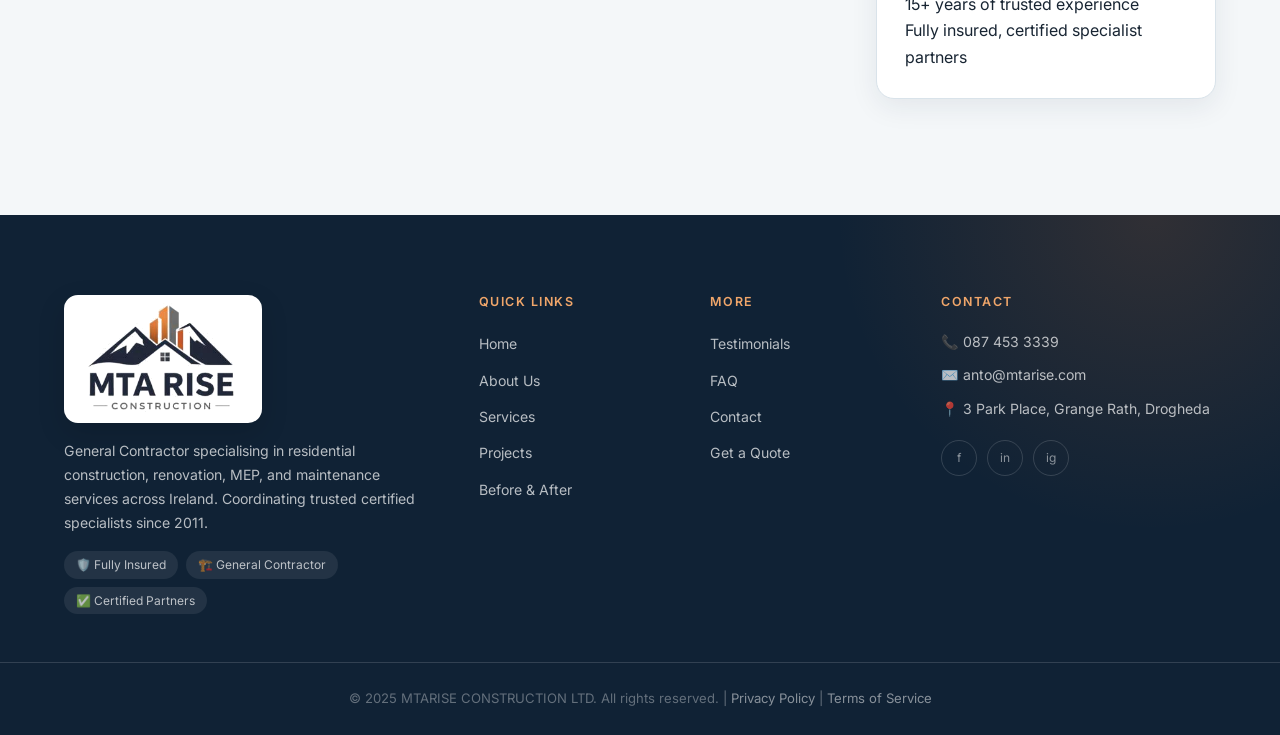
<file: quote.html>
<!DOCTYPE html><html lang="en"><head>
  <meta charset="UTF-8"/><meta name="viewport" content="width=device-width,initial-scale=1.0"/>
  <meta name="description" content="Request a free no-obligation construction quotation"/>
  <title>Get a Free Quote — MTARISE CONSTRUCTION LTD</title>
  <link rel="preconnect" href="https://fonts.googleapis.com"/><link rel="preconnect" href="https://fonts.gstatic.com" crossorigin/>
  <link href="https://fonts.googleapis.com/css2?family=Playfair+Display:ital,wght@0,400;0,600;0,700;1,400&family=Inter:wght@300;400;500;600;700&display=swap" rel="stylesheet"/>
  <link rel="stylesheet" href="styles.css?v=mobile-menu-fix"/>
</head><body>

<div id="navBackdrop"></div>
<nav id="navbar"><div class="nav-container">
  <a href="index.html" class="nav-logo" aria-label="MTARISE Construction home"><div class="logo-mark"><img src="images/mtarise-logo.png" alt="MTARISE Construction" /></div></a>
  <button class="hamburger" id="hamburger" aria-label="Open menu"><span></span><span></span><span></span></button>
  <ul class="nav-links nav-desktop">
    <li><a href="index.html">Home</a></li><li><a href="about.html">About Us</a></li><li><a href="services.html">Services</a></li><li><a href="projects.html">Projects</a></li><li><a href="beforeafter.html">Before &amp; After</a></li><li><a href="testimonials.html">Testimonials</a></li><li><a href="faq.html">FAQ</a></li><li><a href="contact.html">Contact</a></li><li><a href="quote.html" class="nav-cta">Get a Quote</a></li>
  </ul>
</div></nav>
<ul class="nav-links nav-mobile" id="navLinks">
  <li><a href="index.html">Home</a></li><li><a href="about.html">About Us</a></li><li><a href="services.html">Services</a></li><li><a href="projects.html">Projects</a></li><li><a href="beforeafter.html">Before &amp; After</a></li><li><a href="testimonials.html">Testimonials</a></li><li><a href="faq.html">FAQ</a></li><li><a href="contact.html">Contact</a></li><li><a href="quote.html" class="nav-cta">Get a Quote</a></li>
</ul>

<main>

  <section class="page-hero bg-dark">
    <div class="container">
      <div class="section-header text-center reveal">
        <span class="section-eyebrow">Free &amp; No Obligation</span>
        <h1 class="section-title">Get a Free Quote</h1>
        <p class="section-subtitle">Tell us about your project and we'll get back to you within 24 hours with a detailed, transparent quotation.</p>
      </div>
    </div>
  </section>

  <section class="section bg-warm">
    <div class="container">
      <div class="quote-layout">

        <!-- Form Column -->
        <div class="quote-form-wrap reveal">
          <h2>Project Quotation Request</h2>
          <p class="form-intro">Fill in the details below. When you submit, your email app will open with a prepared request addressed to <strong>anto@mtarise.com</strong>. Add any photos or plans to that email before sending.</p>

          <div id="quoteSuccess" class="hidden">
            <div class="success-message">
              <div class="success-icon">✅</div>
              <h3>Your Email Draft Is Ready</h3>
              <p>We tried to open your email app. If nothing happened, click <strong>Open Email App</strong> below. Then press <strong>Send</strong> to deliver the request to our team. If your project is urgent, please call us directly on <a href="tel:0874533339">087 453 3339</a>.</p>
              <div class="success-actions">
                <a id="quoteEmailLink" href="mailto:anto@mtarise.com" class="btn btn-gold mt-lg">Open Email App</a>
                <button id="shareQuoteButton" type="button" class="btn btn-gold mt-lg hidden" onclick="shareQuoteWithAttachments()">Share Quote + Attachments</button>
                <a href="index.html" class="btn btn-dark mt-lg">Back to Home</a>
              </div>
              <small class="attachment-note">On compatible phones, the share option includes the actual selected files. On desktop, attach them manually in your email app.</small>
            </div>
          </div>

          <form id="quoteForm" onsubmit="handleQuoteSubmit(event)" novalidate>

            <div class="form-section-title">Personal Details</div>

            <div class="form-row">
              <div class="form-group">
                <label for="fullName">Full Name <span class="req">*</span></label>
                <input type="text" id="fullName" name="fullName" placeholder="Your full name" required/>
              </div>
              <div class="form-group">
                <label for="phone">Phone Number <span class="req">*</span></label>
                <input type="tel" id="phone" name="phone" placeholder="087 453 3339" required/>
              </div>
            </div>

            <div class="form-row">
              <div class="form-group">
                <label for="email">Email Address <span class="req">*</span></label>
                <input type="email" id="email" name="email" placeholder="your@email.com" required/>
              </div>
              <div class="form-group">
                <label for="address">Property Address</label>
                <input type="text" id="address" name="address" placeholder="Street, town or county, Ireland"/>
              </div>
            </div>

            <div class="form-section-title">Project Details</div>

            <div class="form-group">
              <label for="projectType">Type of Project <span class="req">*</span></label>
              <select id="projectType" name="projectType" required>
                <option value="" disabled selected>Select a service...</option>
                <option value="residential-construction">Residential Construction</option>
                <option value="home-renovation">Home Renovation</option>
                <option value="house-extension">House Extension</option>
                <option value="attic-conversion">Attic Conversion</option>
                <option value="bathroom-renovation">Bathroom Renovation</option>
                <option value="kitchen-renovation">Kitchen Renovation</option>
                <option value="painting-decorating">Painting &amp; Decorating</option>
                <option value="plumbing">Plumbing Works</option>
                <option value="electrical">Electrical Works</option>
                <option value="repairs-maintenance">Repairs &amp; Maintenance</option>
                <option value="mep-services">MEP Services (Mechanical, Electrical &amp; Plumbing)</option>
                <option value="maintenance">Maintenance Services</option>
              </select>
            </div>

            <div class="form-row">
              <div class="form-group">
                <label for="budget">Approximate Budget</label>
                <select id="budget" name="budget">
                  <option value="" disabled selected>Select a range...</option>
                  <option value="under-5k">Under €5,000</option>
                  <option value="5k-15k">€5,000 – €15,000</option>
                  <option value="15k-30k">€15,000 – €30,000</option>
                  <option value="30k-60k">€30,000 – €60,000</option>
                  <option value="60k-100k">€60,000 – €100,000</option>
                  <option value="100k-plus">€100,000+</option>
                  <option value="unsure">Not sure yet</option>
                </select>
              </div>
              <div class="form-group">
                <label for="startDate">Preferred Start Date</label>
                <input type="date" id="startDate" name="startDate"/>
              </div>
            </div>

            <div class="form-group">
              <label for="description">Project Description <span class="req">*</span></label>
              <textarea id="description" name="description" rows="5" placeholder="Please describe your project in as much detail as possible — what needs doing, the size of the space, any specific requirements or materials you have in mind..." required></textarea>
            </div>

            <div class="form-section-title">Preferences</div>

            <div class="form-group">
              <label>Preferred Contact Method</label>
              <div class="checkbox-group">
                <label class="checkbox-label">
                  <input type="checkbox" name="contactMethod" value="phone"/>
                  <span>Phone Call</span>
                </label>
                <label class="checkbox-label">
                  <input type="checkbox" name="contactMethod" value="email" checked/>
                  <span>Email</span>
                </label>
                <label class="checkbox-label">
                  <input type="checkbox" name="contactMethod" value="whatsapp"/>
                  <span>WhatsApp</span>
                </label>
              </div>
            </div>

            <div class="form-group">
              <label>Attach Photos or Plans <span class="form-optional">(optional)</span></label>
              <div class="file-upload-area" onclick="document.getElementById('fileInput').click()">
                <div class="file-upload-icon">📎</div>
                <div class="file-upload-text">
                  <strong>Click to upload files</strong>
                  <span>or drag and drop</span>
                  <small>JPG, PNG, PDF up to 10MB each</small>
                </div>
                <input type="file" id="fileInput" name="files" multiple accept=".jpg,.jpeg,.png,.pdf,.heic" style="display:none" onchange="showFileNames(this)"/>
              </div>
              <div id="fileNameList" class="file-name-list"></div>
            </div>

            <div class="form-reassurance">
              <span>🔒 Your details are kept private and never shared with third parties.</span>
              <span>✅ No obligation — a quote is just a quote.</span>
              <span>⚡ We respond within 24 hours.</span>
            </div>

            <button type="submit" class="btn btn-gold mt-lg">Email Quotation Request</button>

          </form>
        </div>

        <!-- Sidebar -->
        <aside class="quote-sidebar">

          <div class="sidebar-card reveal">
            <h4>What Happens Next?</h4>
            <ol class="next-steps">
              <li>
                <strong>We review your request</strong>
                <span>Our team will read through your project details within a few hours of receiving your form.</span>
              </li>
              <li>
                <strong>We contact you</strong>
                <span>A member of our team will call or email you within 24 hours to discuss your project and answer any initial questions.</span>
              </li>
              <li>
                <strong>Site visit</strong>
                <span>For most projects we'll arrange a convenient time to visit the property and assess the work in person — completely free.</span>
              </li>
              <li>
                <strong>Detailed written quote</strong>
                <span>You receive a clear, itemised written quotation with no hidden extras. We'll talk you through everything before you decide.</span>
              </li>
            </ol>
          </div>

          <div class="sidebar-card reveal">
            <h4>Contact Us Directly</h4>
            <div class="sidebar-contact-item">
              <span class="sci-icon">📞</span>
              <div>
                <strong>Phone</strong>
                <a href="tel:0874533339">087 453 3339</a>
              </div>
            </div>
            <div class="sidebar-contact-item">
              <span class="sci-icon">✉️</span>
              <div>
                <strong>Email</strong>
                <a href="mailto:anto@mtarise.com">anto@mtarise.com</a>
              </div>
            </div>
            <div class="sidebar-contact-item">
              <span class="sci-icon">🕐</span>
              <div>
                <strong>Office Hours</strong>
                <span>Mon–Fri: 8am – 6pm</span>
                <span>Saturday: 9am – 1pm</span>
              </div>
            </div>
          </div>

          <div class="sidebar-card reveal">
            <h4>Why Request a Quote?</h4>
            <ul class="sidebar-checklist">
              <li>100% free, no obligation</li>
              <li>Detailed, itemised pricing</li>
              <li>No surprise costs or hidden extras</li>
              <li>Friendly, pressure-free process</li>
              <li>15+ years of trusted experience</li>
              <li>Fully insured, certified specialist partners</li>
            </ul>
          </div>

        </aside>

      </div>
    </div>
  </section>

</main>

<footer class="site-footer"><div class="footer-top"><div class="container"><div class="footer-grid"><div class="footer-brand"><div class="footer-logo"><div class="logo-mark">C</div><div class="logo-text"><span class="logo-name">MTARISE CONSTRUCTION LTD</span><span class="logo-tagline">Build Your Tomorrow Today</span></div></div><p>General Contractor specialising in residential construction, renovation, MEP, and maintenance services across Ireland. Coordinating trusted certified specialists since 2011.</p><div class="footer-trust-badges"><span>🛡️ Fully Insured</span><span>🏗️ General Contractor</span><span>✅ Certified Partners</span></div></div><div class="footer-links-col"><h4>Quick Links</h4><ul><li><a href="index.html">Home</a></li><li><a href="about.html">About Us</a></li><li><a href="services.html">Services</a></li><li><a href="projects.html">Projects</a></li><li><a href="beforeafter.html">Before &amp; After</a></li></ul></div><div class="footer-links-col"><h4>More</h4><ul><li><a href="testimonials.html">Testimonials</a></li><li><a href="faq.html">FAQ</a></li><li><a href="contact.html">Contact</a></li><li><a href="quote.html">Get a Quote</a></li></ul></div><div class="footer-contact-col"><h4>Contact</h4><div class="footer-contact-item"><a href="tel:0874533339">📞 087 453 3339</a></div><div class="footer-contact-item"><a href="mailto:anto@mtarise.com">✉️ anto@mtarise.com</a></div><div class="footer-contact-item">📍 3 Park Place, Grange Rath, Drogheda</div><div class="footer-social"><a href="#" class="fsocial">f</a><a href="#" class="fsocial">in</a><a href="#" class="fsocial">ig</a></div></div></div></div></div><div class="footer-bottom"><div class="container"><p>&copy; 2025 MTARISE CONSTRUCTION LTD. All rights reserved.</p></div></div></footer>

<div id="chatbot"><button id="chatToggle" onclick="toggleChat()" aria-label="Open chat"><span id="chatOpenIcon"><svg width="26" height="26" viewBox="0 0 24 24" fill="none" stroke="currentColor" stroke-width="2" stroke-linecap="round" stroke-linejoin="round"><path d="M21 15a2 2 0 0 1-2 2H7l-4 4V5a2 2 0 0 1 2-2h14a2 2 0 0 1 2 2z"/></svg></span><span id="chatCloseIcon" class="hidden"><svg width="22" height="22" viewBox="0 0 24 24" fill="none" stroke="currentColor" stroke-width="2.5" stroke-linecap="round"><line x1="18" y1="6" x2="6" y2="18"/><line x1="6" y1="6" x2="18" y2="18"/></svg></span><span id="chatUnread" class="chat-unread hidden">1</span></button><div id="chatWindow" class="chat-window hidden"><div class="chat-header"><div class="chat-header-avatar">C</div><div class="chat-header-info"><strong>MTARISE CONSTRUCTION LTD</strong><span><span class="chat-online-dot"></span> Online</span></div><button class="chat-close-btn" onclick="toggleChat()">✕</button></div><div class="chat-messages" id="chatMessages"></div><div class="chat-quick-replies" id="quickReplies"></div><div class="chat-input-row"><input type="text" id="chatInput" placeholder="Type your message..." autocomplete="off" onkeydown="if(event.key==='Enter') sendUserMessage()"/><button onclick="sendUserMessage()" class="chat-send-btn"><svg width="18" height="18" viewBox="0 0 24 24" fill="currentColor"><path d="M2.01 21L23 12 2.01 3 2 10l15 2-15 2z"/></svg></button></div></div></div>
<div id="toast" class="toast hidden"></div>
<script src="app.js?v=mobile-menu-fix"></script><script src="chatbot.js"></script>

</body></html>
</file>
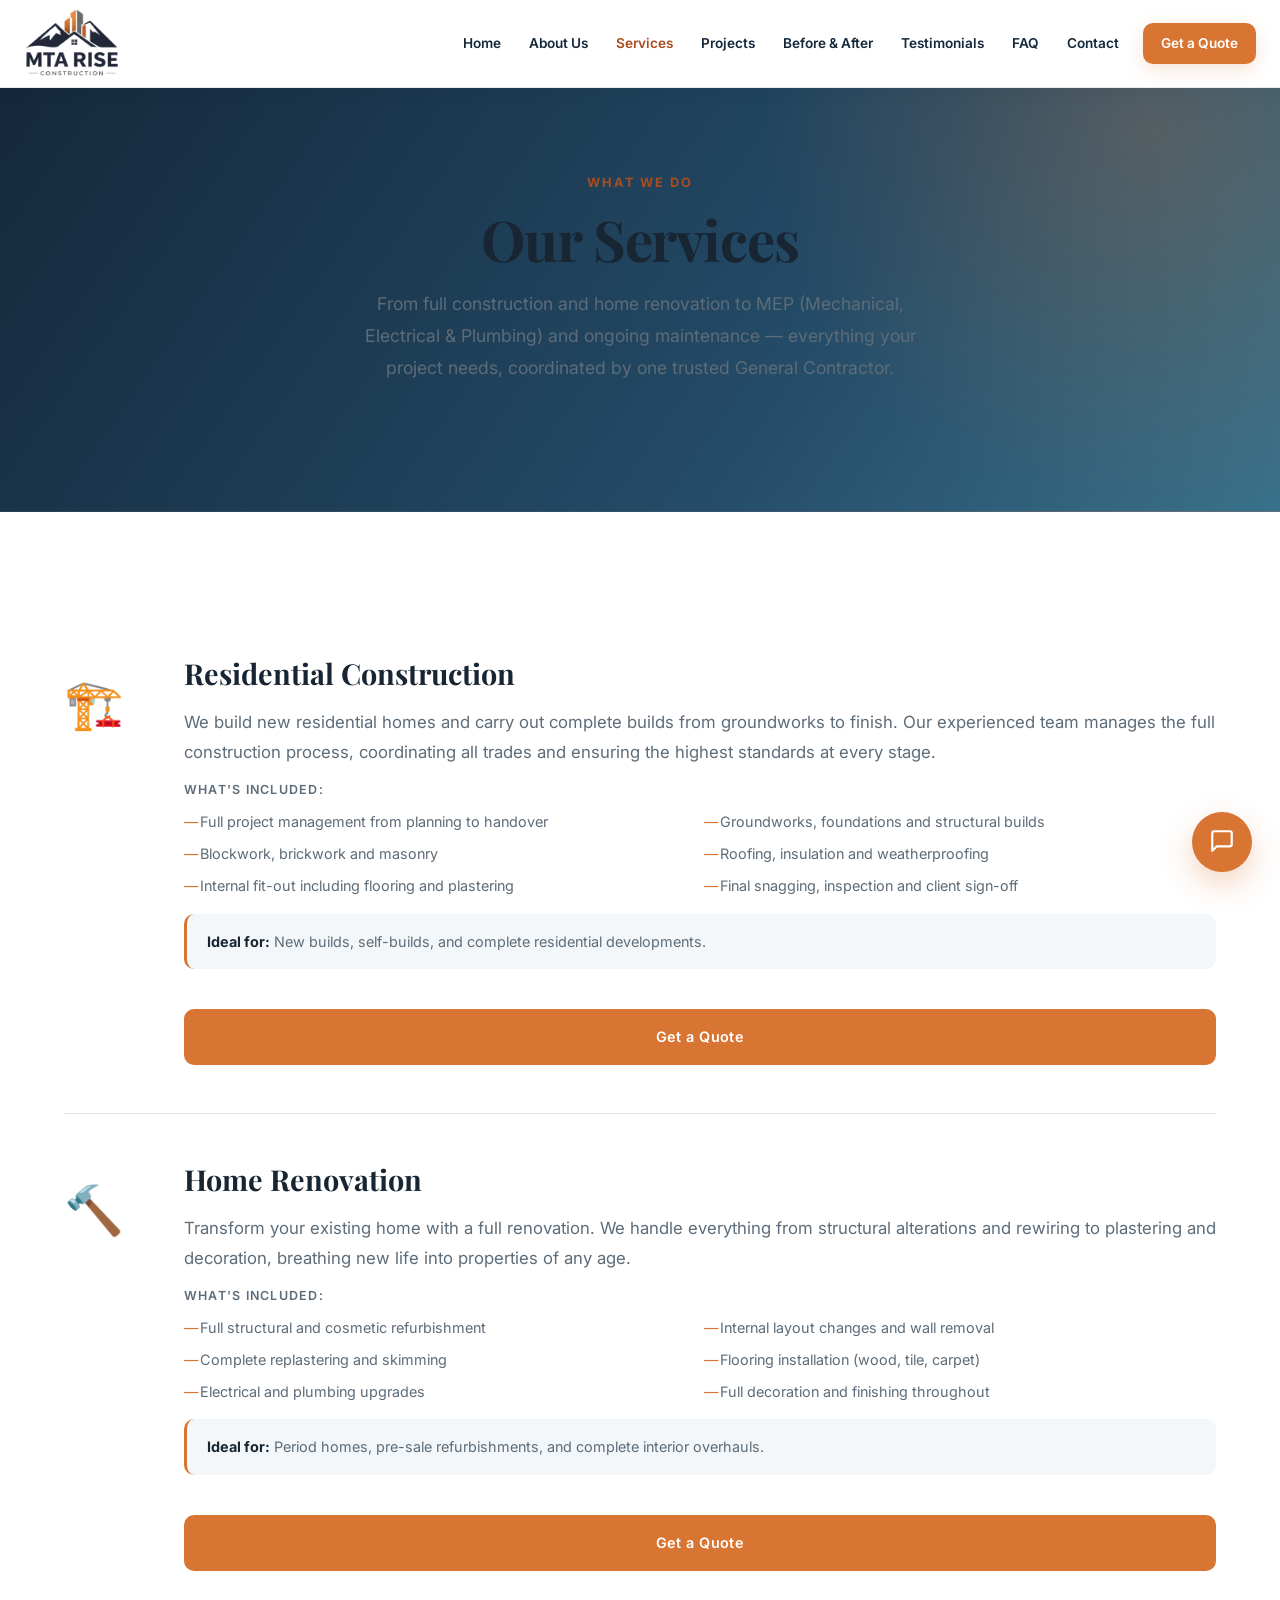
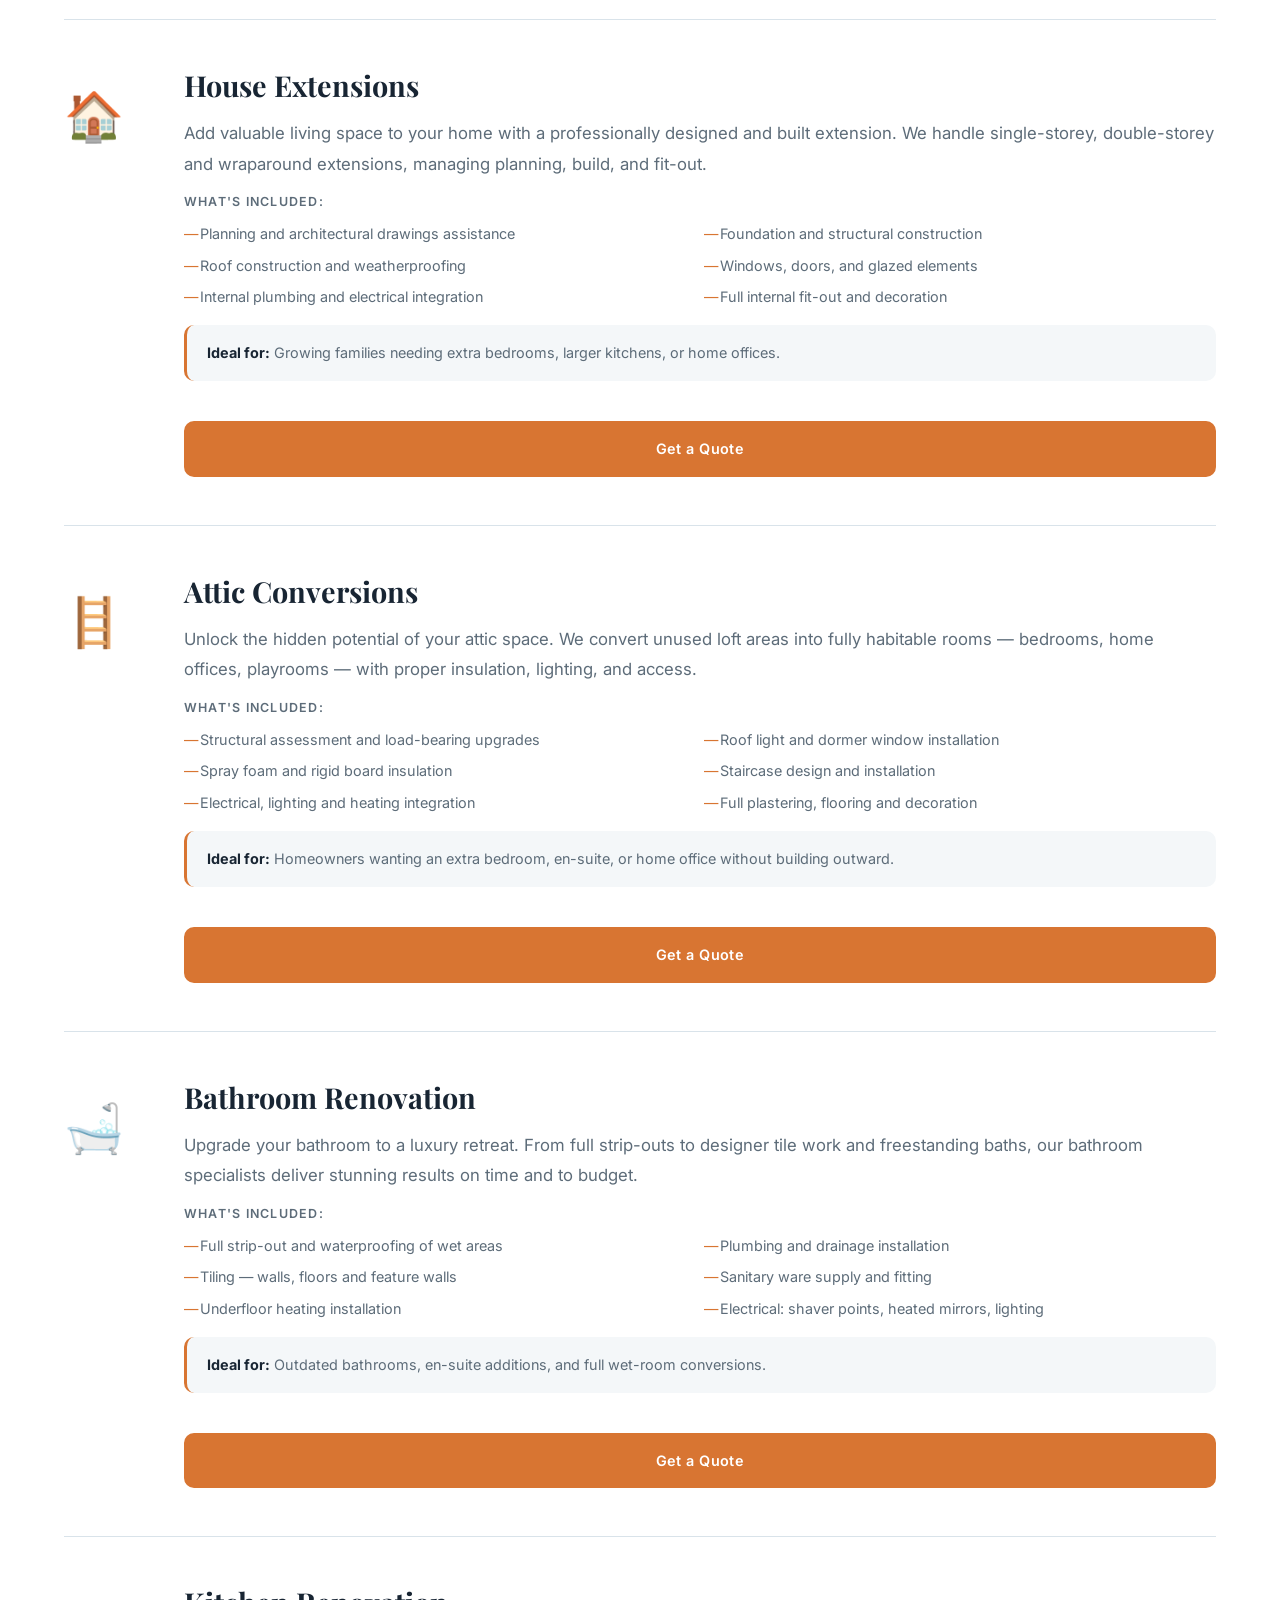
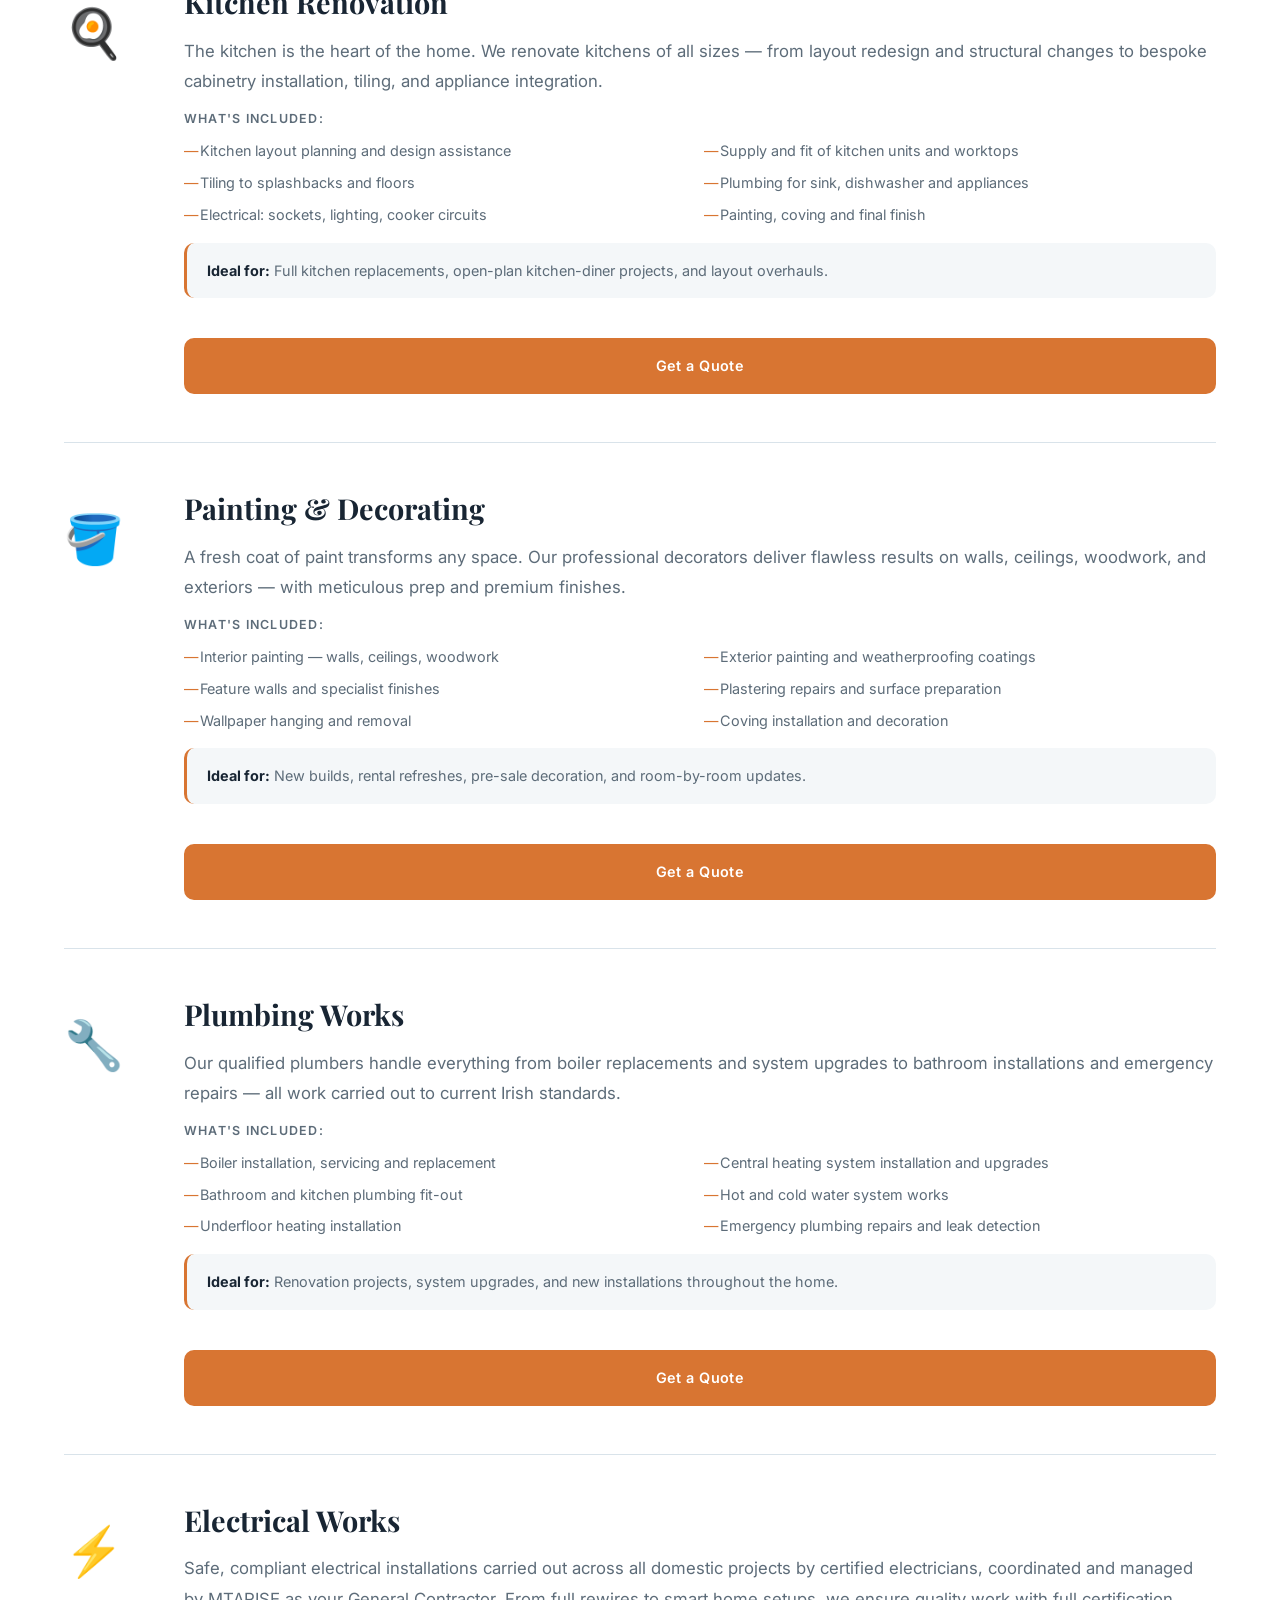
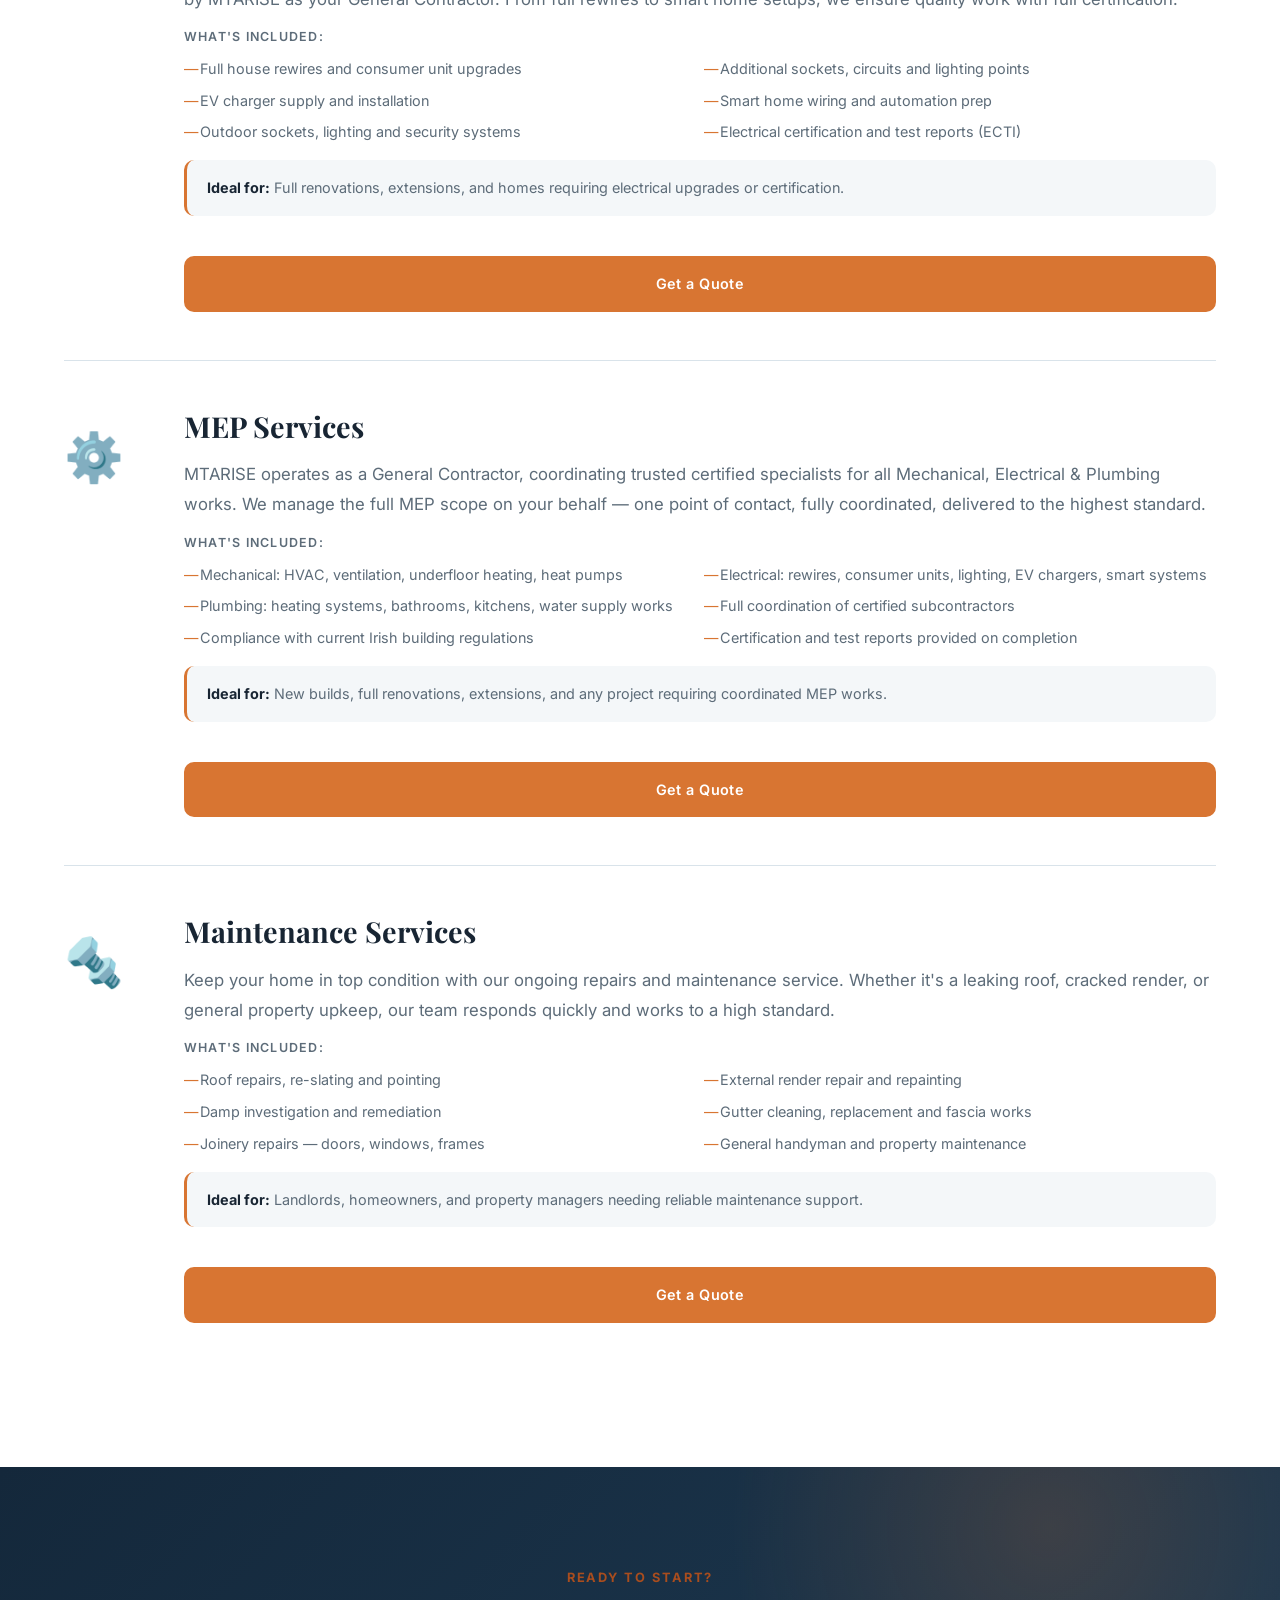
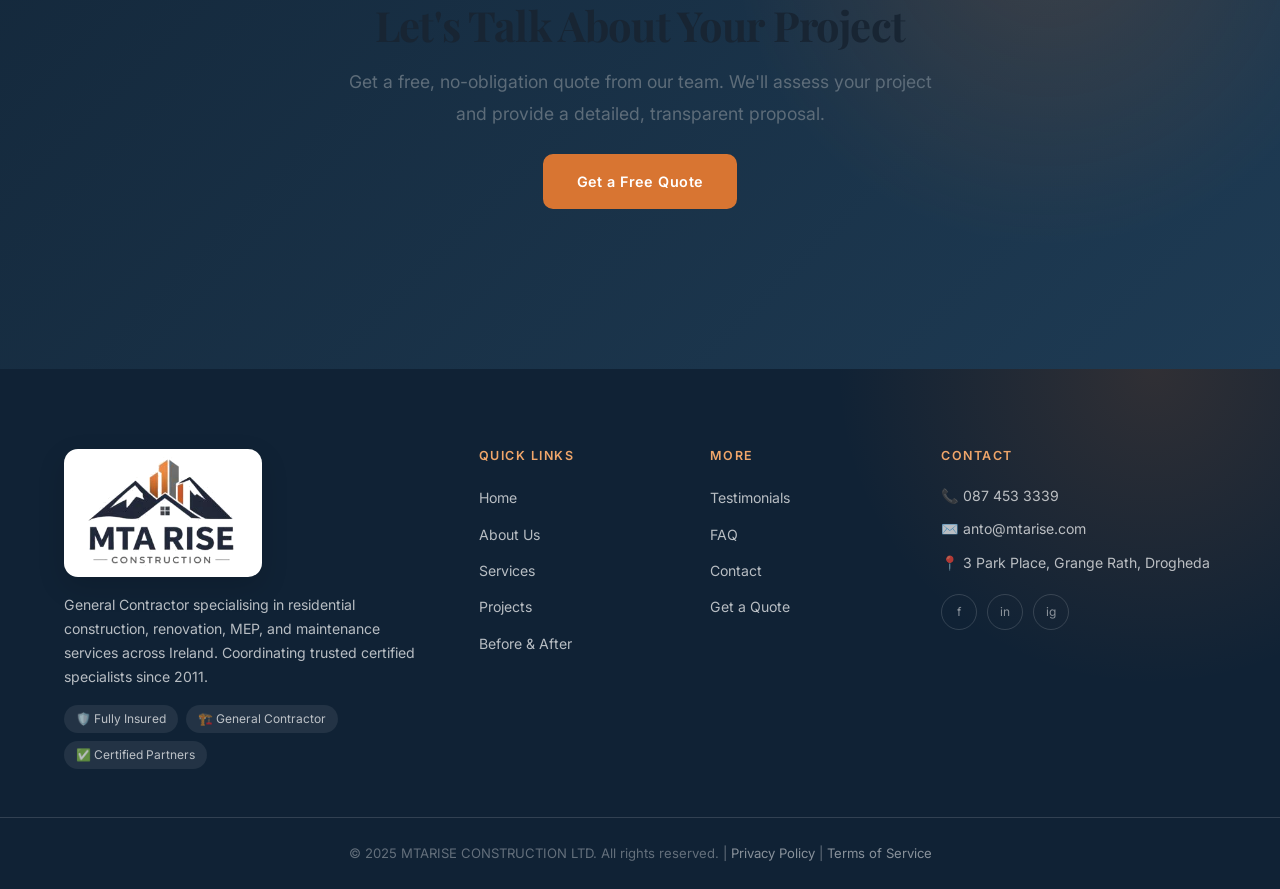
<file: services.html>
<!DOCTYPE html><html lang="en"><head>
  <meta charset="UTF-8"/><meta name="viewport" content="width=device-width,initial-scale=1.0"/>
  <meta name="description" content="Our residential construction services across Ireland"/>
  <title>Services — MTARISE CONSTRUCTION LTD</title>
  <link rel="preconnect" href="https://fonts.googleapis.com"/><link rel="preconnect" href="https://fonts.gstatic.com" crossorigin/>
  <link href="https://fonts.googleapis.com/css2?family=Playfair+Display:ital,wght@0,400;0,600;0,700;1,400&family=Inter:wght@300;400;500;600;700&display=swap" rel="stylesheet"/>
  <link rel="stylesheet" href="styles.css?v=mobile-menu-fix"/>
</head><body>

<div id="navBackdrop"></div>
<nav id="navbar"><div class="nav-container">
  <a href="index.html" class="nav-logo" aria-label="MTARISE Construction home"><div class="logo-mark"><img src="images/mtarise-logo.png" alt="MTARISE Construction" /></div></a>
  <button class="hamburger" id="hamburger" aria-label="Open menu"><span></span><span></span><span></span></button>
  <ul class="nav-links nav-desktop">
    <li><a href="index.html">Home</a></li><li><a href="about.html">About Us</a></li><li><a href="services.html">Services</a></li><li><a href="projects.html">Projects</a></li><li><a href="beforeafter.html">Before &amp; After</a></li><li><a href="testimonials.html">Testimonials</a></li><li><a href="faq.html">FAQ</a></li><li><a href="contact.html">Contact</a></li><li><a href="quote.html" class="nav-cta">Get a Quote</a></li>
  </ul>
</div></nav>
<ul class="nav-links nav-mobile" id="navLinks">
  <li><a href="index.html">Home</a></li><li><a href="about.html">About Us</a></li><li><a href="services.html">Services</a></li><li><a href="projects.html">Projects</a></li><li><a href="beforeafter.html">Before &amp; After</a></li><li><a href="testimonials.html">Testimonials</a></li><li><a href="faq.html">FAQ</a></li><li><a href="contact.html">Contact</a></li><li><a href="quote.html" class="nav-cta">Get a Quote</a></li>
</ul>

<main>

  <section class="page-hero bg-dark">
    <div class="container">
      <div class="section-header text-center reveal">
        <span class="section-eyebrow">What We Do</span>
        <h1 class="section-title">Our Services</h1>
        <p class="section-subtitle">From full construction and home renovation to MEP (Mechanical, Electrical &amp; Plumbing) and ongoing maintenance — everything your project needs, coordinated by one trusted General Contractor.</p>
      </div>
    </div>
  </section>

  <section class="section bg-white">
    <div class="container">

      <div class="service-detail-card reveal">
        <div class="sdc-icon">🏗️</div>
        <div class="sdc-content">
          <h2>Residential Construction</h2>
          <p class="body-text">We build new residential homes and carry out complete builds from groundworks to finish. Our experienced team manages the full construction process, coordinating all trades and ensuring the highest standards at every stage.</p>
          <div class="sdc-benefits">
            <h4>What's included:</h4>
            <ul>
              <li>Full project management from planning to handover</li>
              <li>Groundworks, foundations and structural builds</li>
              <li>Blockwork, brickwork and masonry</li>
              <li>Roofing, insulation and weatherproofing</li>
              <li>Internal fit-out including flooring and plastering</li>
              <li>Final snagging, inspection and client sign-off</li>
            </ul>
          </div>
          <div class="sdc-ideal"><strong>Ideal for:</strong> New builds, self-builds, and complete residential developments.</div>
          <a href="quote.html" class="btn btn-gold mt-lg">Get a Quote</a>
        </div>
      </div>

      <div class="service-detail-card reveal">
        <div class="sdc-icon">🔨</div>
        <div class="sdc-content">
          <h2>Home Renovation</h2>
          <p class="body-text">Transform your existing home with a full renovation. We handle everything from structural alterations and rewiring to plastering and decoration, breathing new life into properties of any age.</p>
          <div class="sdc-benefits">
            <h4>What's included:</h4>
            <ul>
              <li>Full structural and cosmetic refurbishment</li>
              <li>Internal layout changes and wall removal</li>
              <li>Complete replastering and skimming</li>
              <li>Flooring installation (wood, tile, carpet)</li>
              <li>Electrical and plumbing upgrades</li>
              <li>Full decoration and finishing throughout</li>
            </ul>
          </div>
          <div class="sdc-ideal"><strong>Ideal for:</strong> Period homes, pre-sale refurbishments, and complete interior overhauls.</div>
          <a href="quote.html" class="btn btn-gold mt-lg">Get a Quote</a>
        </div>
      </div>

      <div class="service-detail-card reveal">
        <div class="sdc-icon">🏠</div>
        <div class="sdc-content">
          <h2>House Extensions</h2>
          <p class="body-text">Add valuable living space to your home with a professionally designed and built extension. We handle single-storey, double-storey and wraparound extensions, managing planning, build, and fit-out.</p>
          <div class="sdc-benefits">
            <h4>What's included:</h4>
            <ul>
              <li>Planning and architectural drawings assistance</li>
              <li>Foundation and structural construction</li>
              <li>Roof construction and weatherproofing</li>
              <li>Windows, doors, and glazed elements</li>
              <li>Internal plumbing and electrical integration</li>
              <li>Full internal fit-out and decoration</li>
            </ul>
          </div>
          <div class="sdc-ideal"><strong>Ideal for:</strong> Growing families needing extra bedrooms, larger kitchens, or home offices.</div>
          <a href="quote.html" class="btn btn-gold mt-lg">Get a Quote</a>
        </div>
      </div>

      <div class="service-detail-card reveal">
        <div class="sdc-icon">🪜</div>
        <div class="sdc-content">
          <h2>Attic Conversions</h2>
          <p class="body-text">Unlock the hidden potential of your attic space. We convert unused loft areas into fully habitable rooms — bedrooms, home offices, playrooms — with proper insulation, lighting, and access.</p>
          <div class="sdc-benefits">
            <h4>What's included:</h4>
            <ul>
              <li>Structural assessment and load-bearing upgrades</li>
              <li>Roof light and dormer window installation</li>
              <li>Spray foam and rigid board insulation</li>
              <li>Staircase design and installation</li>
              <li>Electrical, lighting and heating integration</li>
              <li>Full plastering, flooring and decoration</li>
            </ul>
          </div>
          <div class="sdc-ideal"><strong>Ideal for:</strong> Homeowners wanting an extra bedroom, en-suite, or home office without building outward.</div>
          <a href="quote.html" class="btn btn-gold mt-lg">Get a Quote</a>
        </div>
      </div>

      <div class="service-detail-card reveal">
        <div class="sdc-icon">🛁</div>
        <div class="sdc-content">
          <h2>Bathroom Renovation</h2>
          <p class="body-text">Upgrade your bathroom to a luxury retreat. From full strip-outs to designer tile work and freestanding baths, our bathroom specialists deliver stunning results on time and to budget.</p>
          <div class="sdc-benefits">
            <h4>What's included:</h4>
            <ul>
              <li>Full strip-out and waterproofing of wet areas</li>
              <li>Plumbing and drainage installation</li>
              <li>Tiling — walls, floors and feature walls</li>
              <li>Sanitary ware supply and fitting</li>
              <li>Underfloor heating installation</li>
              <li>Electrical: shaver points, heated mirrors, lighting</li>
            </ul>
          </div>
          <div class="sdc-ideal"><strong>Ideal for:</strong> Outdated bathrooms, en-suite additions, and full wet-room conversions.</div>
          <a href="quote.html" class="btn btn-gold mt-lg">Get a Quote</a>
        </div>
      </div>

      <div class="service-detail-card reveal">
        <div class="sdc-icon">🍳</div>
        <div class="sdc-content">
          <h2>Kitchen Renovation</h2>
          <p class="body-text">The kitchen is the heart of the home. We renovate kitchens of all sizes — from layout redesign and structural changes to bespoke cabinetry installation, tiling, and appliance integration.</p>
          <div class="sdc-benefits">
            <h4>What's included:</h4>
            <ul>
              <li>Kitchen layout planning and design assistance</li>
              <li>Supply and fit of kitchen units and worktops</li>
              <li>Tiling to splashbacks and floors</li>
              <li>Plumbing for sink, dishwasher and appliances</li>
              <li>Electrical: sockets, lighting, cooker circuits</li>
              <li>Painting, coving and final finish</li>
            </ul>
          </div>
          <div class="sdc-ideal"><strong>Ideal for:</strong> Full kitchen replacements, open-plan kitchen-diner projects, and layout overhauls.</div>
          <a href="quote.html" class="btn btn-gold mt-lg">Get a Quote</a>
        </div>
      </div>

      <div class="service-detail-card reveal">
        <div class="sdc-icon">🪣</div>
        <div class="sdc-content">
          <h2>Painting &amp; Decorating</h2>
          <p class="body-text">A fresh coat of paint transforms any space. Our professional decorators deliver flawless results on walls, ceilings, woodwork, and exteriors — with meticulous prep and premium finishes.</p>
          <div class="sdc-benefits">
            <h4>What's included:</h4>
            <ul>
              <li>Interior painting — walls, ceilings, woodwork</li>
              <li>Exterior painting and weatherproofing coatings</li>
              <li>Feature walls and specialist finishes</li>
              <li>Plastering repairs and surface preparation</li>
              <li>Wallpaper hanging and removal</li>
              <li>Coving installation and decoration</li>
            </ul>
          </div>
          <div class="sdc-ideal"><strong>Ideal for:</strong> New builds, rental refreshes, pre-sale decoration, and room-by-room updates.</div>
          <a href="quote.html" class="btn btn-gold mt-lg">Get a Quote</a>
        </div>
      </div>

      <div class="service-detail-card reveal">
        <div class="sdc-icon">🔧</div>
        <div class="sdc-content">
          <h2>Plumbing Works</h2>
          <p class="body-text">Our qualified plumbers handle everything from boiler replacements and system upgrades to bathroom installations and emergency repairs — all work carried out to current Irish standards.</p>
          <div class="sdc-benefits">
            <h4>What's included:</h4>
            <ul>
              <li>Boiler installation, servicing and replacement</li>
              <li>Central heating system installation and upgrades</li>
              <li>Bathroom and kitchen plumbing fit-out</li>
              <li>Hot and cold water system works</li>
              <li>Underfloor heating installation</li>
              <li>Emergency plumbing repairs and leak detection</li>
            </ul>
          </div>
          <div class="sdc-ideal"><strong>Ideal for:</strong> Renovation projects, system upgrades, and new installations throughout the home.</div>
          <a href="quote.html" class="btn btn-gold mt-lg">Get a Quote</a>
        </div>
      </div>

      <div class="service-detail-card reveal">
        <div class="sdc-icon">⚡</div>
        <div class="sdc-content">
          <h2>Electrical Works</h2>
          <p class="body-text">Safe, compliant electrical installations carried out across all domestic projects by certified electricians, coordinated and managed by MTARISE as your General Contractor. From full rewires to smart home setups, we ensure quality work with full certification.</p>
          <div class="sdc-benefits">
            <h4>What's included:</h4>
            <ul>
              <li>Full house rewires and consumer unit upgrades</li>
              <li>Additional sockets, circuits and lighting points</li>
              <li>EV charger supply and installation</li>
              <li>Smart home wiring and automation prep</li>
              <li>Outdoor sockets, lighting and security systems</li>
              <li>Electrical certification and test reports (ECTI)</li>
            </ul>
          </div>
          <div class="sdc-ideal"><strong>Ideal for:</strong> Full renovations, extensions, and homes requiring electrical upgrades or certification.</div>
          <a href="quote.html" class="btn btn-gold mt-lg">Get a Quote</a>
        </div>
      </div>

      <div class="service-detail-card reveal">
        <div class="sdc-icon">⚙️</div>
        <div class="sdc-content">
          <h2>MEP Services</h2>
          <p class="body-text">MTARISE operates as a General Contractor, coordinating trusted certified specialists for all Mechanical, Electrical &amp; Plumbing works. We manage the full MEP scope on your behalf — one point of contact, fully coordinated, delivered to the highest standard.</p>
          <div class="sdc-benefits">
            <h4>What's included:</h4>
            <ul>
              <li>Mechanical: HVAC, ventilation, underfloor heating, heat pumps</li>
              <li>Electrical: rewires, consumer units, lighting, EV chargers, smart systems</li>
              <li>Plumbing: heating systems, bathrooms, kitchens, water supply works</li>
              <li>Full coordination of certified subcontractors</li>
              <li>Compliance with current Irish building regulations</li>
              <li>Certification and test reports provided on completion</li>
            </ul>
          </div>
          <div class="sdc-ideal"><strong>Ideal for:</strong> New builds, full renovations, extensions, and any project requiring coordinated MEP works.</div>
          <a href="quote.html" class="btn btn-gold mt-lg">Get a Quote</a>
        </div>
      </div>

      <div class="service-detail-card reveal">
        <div class="sdc-icon">🔩</div>
        <div class="sdc-content">
          <h2>Maintenance Services</h2>
          <p class="body-text">Keep your home in top condition with our ongoing repairs and maintenance service. Whether it's a leaking roof, cracked render, or general property upkeep, our team responds quickly and works to a high standard.</p>
          <div class="sdc-benefits">
            <h4>What's included:</h4>
            <ul>
              <li>Roof repairs, re-slating and pointing</li>
              <li>External render repair and repainting</li>
              <li>Damp investigation and remediation</li>
              <li>Gutter cleaning, replacement and fascia works</li>
              <li>Joinery repairs — doors, windows, frames</li>
              <li>General handyman and property maintenance</li>
            </ul>
          </div>
          <div class="sdc-ideal"><strong>Ideal for:</strong> Landlords, homeowners, and property managers needing reliable maintenance support.</div>
          <a href="quote.html" class="btn btn-gold mt-lg">Get a Quote</a>
        </div>
      </div>

    </div>
  </section>

  <section class="section cta-banner bg-dark">
    <div class="container text-center">
      <div class="section-header reveal">
        <span class="section-eyebrow">Ready to Start?</span>
        <h2 class="section-title">Let's Talk About Your Project</h2>
        <p class="section-subtitle">Get a free, no-obligation quote from our team. We'll assess your project and provide a detailed, transparent proposal.</p>
        <a href="quote.html" class="btn btn-gold mt-lg">Get a Free Quote</a>
      </div>
    </div>
  </section>

</main>

<footer class="site-footer"><div class="footer-top"><div class="container"><div class="footer-grid"><div class="footer-brand"><div class="footer-logo"><div class="logo-mark">C</div><div class="logo-text"><span class="logo-name">MTARISE CONSTRUCTION LTD</span><span class="logo-tagline">Build Your Tomorrow Today</span></div></div><p>General Contractor specialising in residential construction, renovation, MEP, and maintenance services across Ireland. Coordinating trusted certified specialists since 2011.</p><div class="footer-trust-badges"><span>🛡️ Fully Insured</span><span>🏗️ General Contractor</span><span>✅ Certified Partners</span></div></div><div class="footer-links-col"><h4>Quick Links</h4><ul><li><a href="index.html">Home</a></li><li><a href="about.html">About Us</a></li><li><a href="services.html">Services</a></li><li><a href="projects.html">Projects</a></li><li><a href="beforeafter.html">Before &amp; After</a></li></ul></div><div class="footer-links-col"><h4>More</h4><ul><li><a href="testimonials.html">Testimonials</a></li><li><a href="faq.html">FAQ</a></li><li><a href="contact.html">Contact</a></li><li><a href="quote.html">Get a Quote</a></li></ul></div><div class="footer-contact-col"><h4>Contact</h4><div class="footer-contact-item"><a href="tel:0874533339">📞 087 453 3339</a></div><div class="footer-contact-item"><a href="mailto:anto@mtarise.com">✉️ anto@mtarise.com</a></div><div class="footer-contact-item">📍 3 Park Place, Grange Rath, Drogheda</div><div class="footer-social"><a href="#" class="fsocial">f</a><a href="#" class="fsocial">in</a><a href="#" class="fsocial">ig</a></div></div></div></div></div><div class="footer-bottom"><div class="container"><p>&copy; 2025 MTARISE CONSTRUCTION LTD. All rights reserved.</p></div></div></footer>

<div id="chatbot"><button id="chatToggle" onclick="toggleChat()" aria-label="Open chat"><span id="chatOpenIcon"><svg width="26" height="26" viewBox="0 0 24 24" fill="none" stroke="currentColor" stroke-width="2" stroke-linecap="round" stroke-linejoin="round"><path d="M21 15a2 2 0 0 1-2 2H7l-4 4V5a2 2 0 0 1 2-2h14a2 2 0 0 1 2 2z"/></svg></span><span id="chatCloseIcon" class="hidden"><svg width="22" height="22" viewBox="0 0 24 24" fill="none" stroke="currentColor" stroke-width="2.5" stroke-linecap="round"><line x1="18" y1="6" x2="6" y2="18"/><line x1="6" y1="6" x2="18" y2="18"/></svg></span><span id="chatUnread" class="chat-unread hidden">1</span></button><div id="chatWindow" class="chat-window hidden"><div class="chat-header"><div class="chat-header-avatar">C</div><div class="chat-header-info"><strong>MTARISE CONSTRUCTION LTD</strong><span><span class="chat-online-dot"></span> Online</span></div><button class="chat-close-btn" onclick="toggleChat()">✕</button></div><div class="chat-messages" id="chatMessages"></div><div class="chat-quick-replies" id="quickReplies"></div><div class="chat-input-row"><input type="text" id="chatInput" placeholder="Type your message..." autocomplete="off" onkeydown="if(event.key==='Enter') sendUserMessage()"/><button onclick="sendUserMessage()" class="chat-send-btn"><svg width="18" height="18" viewBox="0 0 24 24" fill="currentColor"><path d="M2.01 21L23 12 2.01 3 2 10l15 2-15 2z"/></svg></button></div></div></div>
<div id="toast" class="toast hidden"></div>
<script src="app.js?v=mobile-menu-fix"></script><script src="chatbot.js"></script>

</body></html>
</file>
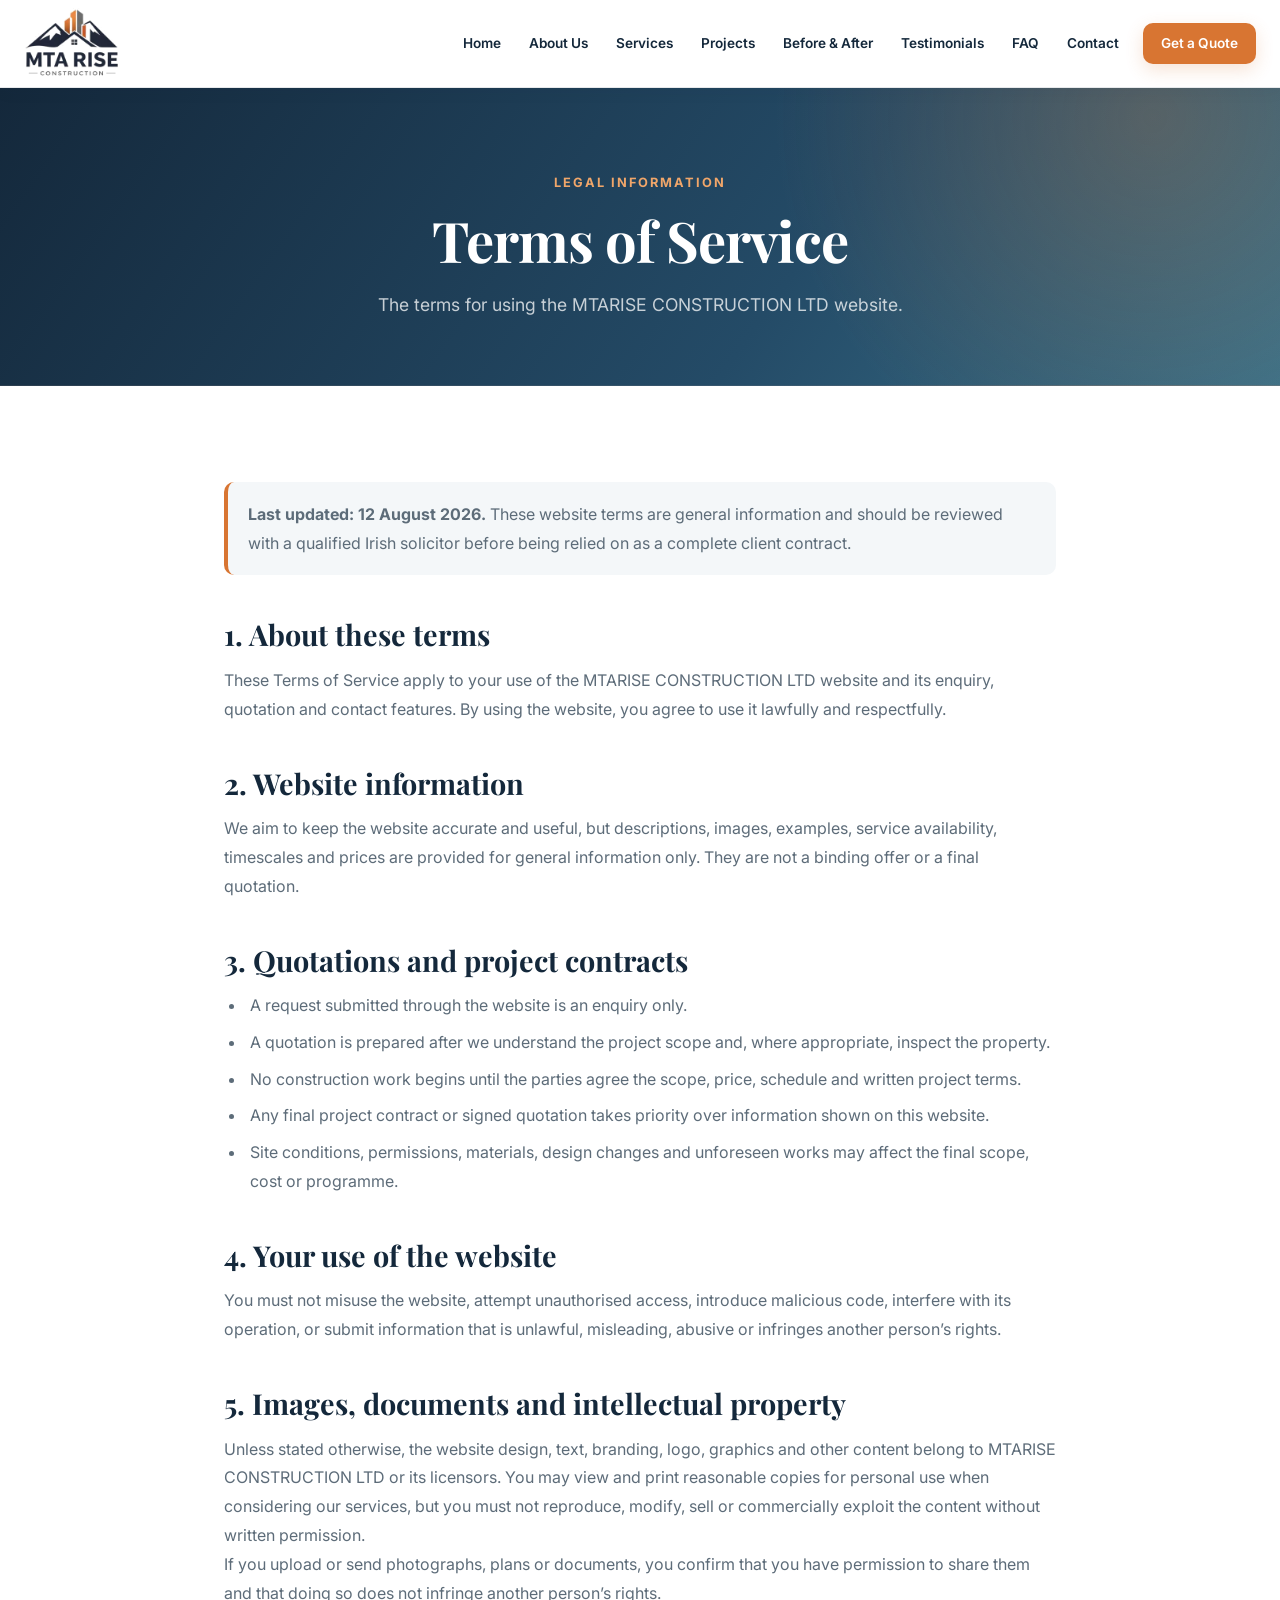
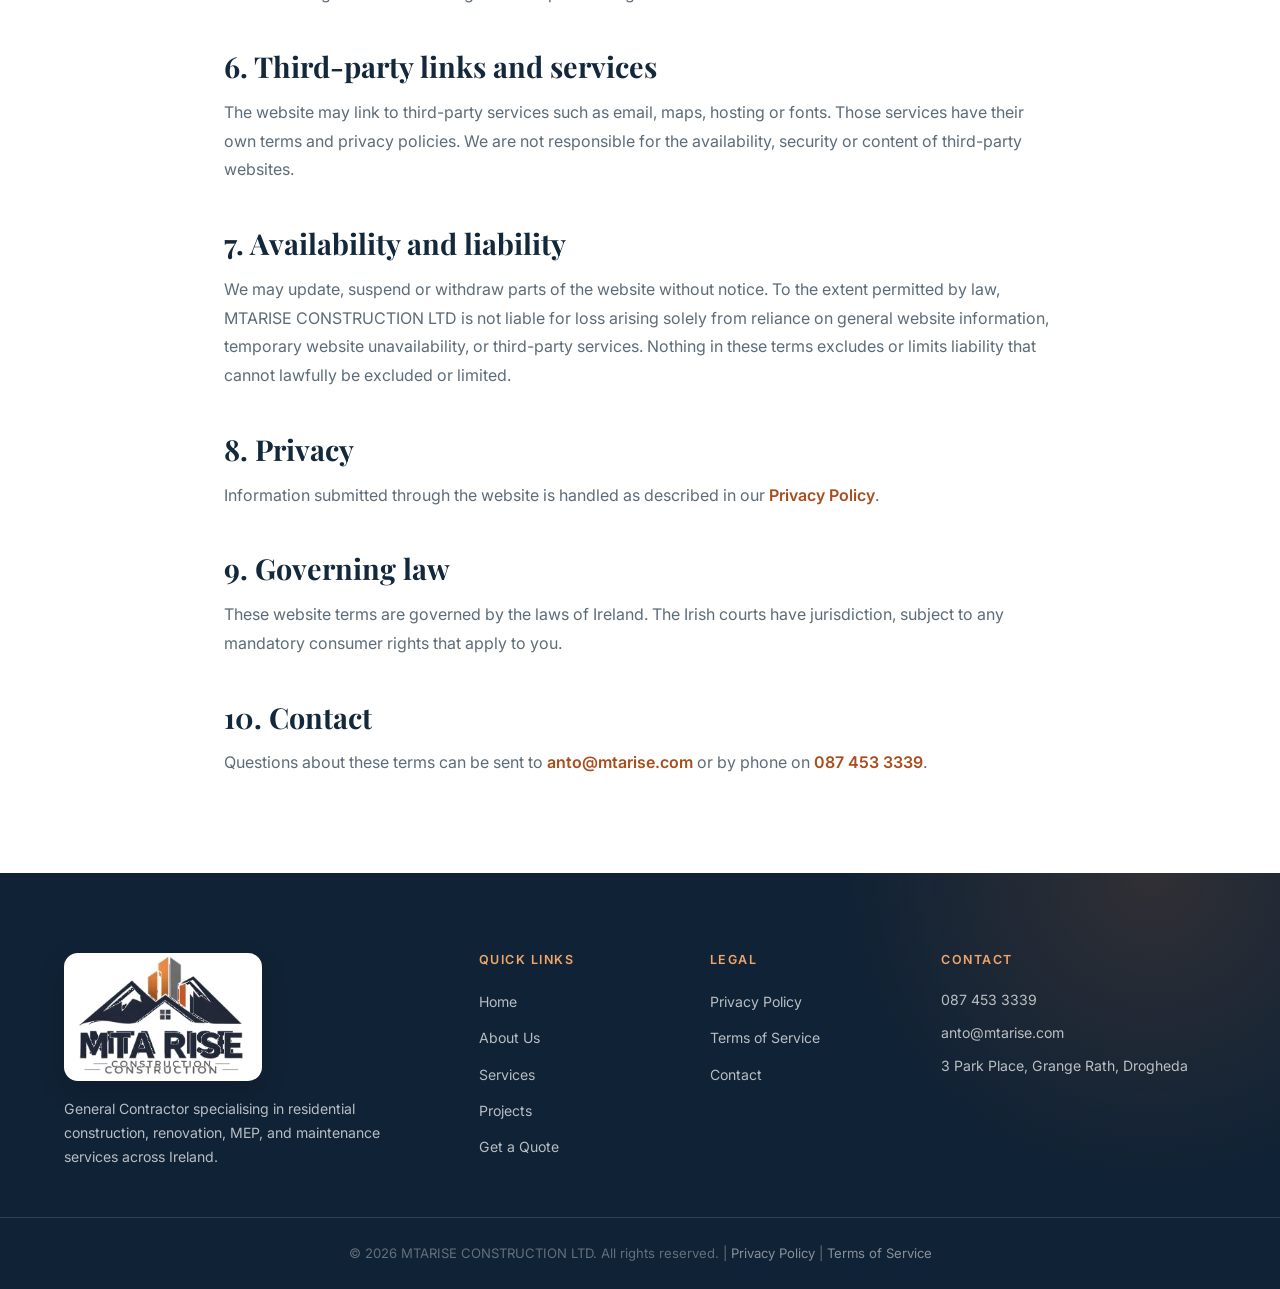
<file: terms.html>
<!DOCTYPE html>
<html lang="en">
<head>
  <meta charset="UTF-8" />
  <meta name="viewport" content="width=device-width, initial-scale=1.0" />
  <meta name="description" content="Terms of Service for MTARISE CONSTRUCTION LTD." />
  <title>Terms of Service — MTARISE CONSTRUCTION LTD</title>
  <link rel="preconnect" href="https://fonts.googleapis.com" />
  <link rel="preconnect" href="https://fonts.gstatic.com" crossorigin />
  <link href="https://fonts.googleapis.com/css2?family=Playfair+Display:ital,wght@0,400;0,600;0,700;1,400&family=Inter:wght@300;400;500;600;700&display=swap" rel="stylesheet" />
  <link rel="stylesheet" href="styles.css?v=mobile-menu-fix" />
</head>
<body>
<div id="navBackdrop"></div>
<nav id="navbar">
  <div class="nav-container">
    <a href="index.html" class="nav-logo" aria-label="MTARISE Construction home"><div class="logo-mark"><img src="images/mtarise-logo.png" alt="MTARISE Construction" /></div></a>
    <button class="hamburger" id="hamburger" aria-label="Open menu" aria-expanded="false"><span></span><span></span><span></span></button>
    <ul class="nav-links nav-desktop">
      <li><a href="index.html">Home</a></li><li><a href="about.html">About Us</a></li><li><a href="services.html">Services</a></li><li><a href="projects.html">Projects</a></li><li><a href="beforeafter.html">Before &amp; After</a></li><li><a href="testimonials.html">Testimonials</a></li><li><a href="faq.html">FAQ</a></li><li><a href="contact.html">Contact</a></li><li><a href="quote.html" class="nav-cta">Get a Quote</a></li>
    </ul>
  </div>
</nav>
<ul class="nav-links nav-mobile" id="navLinks">
  <li><a href="index.html">Home</a></li><li><a href="about.html">About Us</a></li><li><a href="services.html">Services</a></li><li><a href="projects.html">Projects</a></li><li><a href="beforeafter.html">Before &amp; After</a></li><li><a href="testimonials.html">Testimonials</a></li><li><a href="faq.html">FAQ</a></li><li><a href="contact.html">Contact</a></li><li><a href="quote.html" class="nav-cta">Get a Quote</a></li>
</ul>

<main>
  <section class="page-hero bg-dark">
    <div class="container text-center">
      <p class="section-eyebrow light">Legal Information</p>
      <h1 class="section-title light">Terms of Service</h1>
      <p class="section-subtitle light">The terms for using the MTARISE CONSTRUCTION LTD website.</p>
    </div>
  </section>
  <section class="section bg-white">
    <div class="container legal-content">
      <p class="legal-note"><strong>Last updated: 12 August 2026.</strong> These website terms are general information and should be reviewed with a qualified Irish solicitor before being relied on as a complete client contract.</p>

      <h2>1. About these terms</h2>
      <p>These Terms of Service apply to your use of the MTARISE CONSTRUCTION LTD website and its enquiry, quotation and contact features. By using the website, you agree to use it lawfully and respectfully.</p>

      <h2>2. Website information</h2>
      <p>We aim to keep the website accurate and useful, but descriptions, images, examples, service availability, timescales and prices are provided for general information only. They are not a binding offer or a final quotation.</p>

      <h2>3. Quotations and project contracts</h2>
      <ul>
        <li>A request submitted through the website is an enquiry only.</li>
        <li>A quotation is prepared after we understand the project scope and, where appropriate, inspect the property.</li>
        <li>No construction work begins until the parties agree the scope, price, schedule and written project terms.</li>
        <li>Any final project contract or signed quotation takes priority over information shown on this website.</li>
        <li>Site conditions, permissions, materials, design changes and unforeseen works may affect the final scope, cost or programme.</li>
      </ul>

      <h2>4. Your use of the website</h2>
      <p>You must not misuse the website, attempt unauthorised access, introduce malicious code, interfere with its operation, or submit information that is unlawful, misleading, abusive or infringes another person’s rights.</p>

      <h2>5. Images, documents and intellectual property</h2>
      <p>Unless stated otherwise, the website design, text, branding, logo, graphics and other content belong to MTARISE CONSTRUCTION LTD or its licensors. You may view and print reasonable copies for personal use when considering our services, but you must not reproduce, modify, sell or commercially exploit the content without written permission.</p>
      <p>If you upload or send photographs, plans or documents, you confirm that you have permission to share them and that doing so does not infringe another person’s rights.</p>

      <h2>6. Third-party links and services</h2>
      <p>The website may link to third-party services such as email, maps, hosting or fonts. Those services have their own terms and privacy policies. We are not responsible for the availability, security or content of third-party websites.</p>

      <h2>7. Availability and liability</h2>
      <p>We may update, suspend or withdraw parts of the website without notice. To the extent permitted by law, MTARISE CONSTRUCTION LTD is not liable for loss arising solely from reliance on general website information, temporary website unavailability, or third-party services. Nothing in these terms excludes or limits liability that cannot lawfully be excluded or limited.</p>

      <h2>8. Privacy</h2>
      <p>Information submitted through the website is handled as described in our <a href="privacy.html">Privacy Policy</a>.</p>

      <h2>9. Governing law</h2>
      <p>These website terms are governed by the laws of Ireland. The Irish courts have jurisdiction, subject to any mandatory consumer rights that apply to you.</p>

      <h2>10. Contact</h2>
      <p>Questions about these terms can be sent to <a href="mailto:anto@mtarise.com">anto@mtarise.com</a> or by phone on <a href="tel:0874533339">087 453 3339</a>.</p>
    </div>
  </section>
</main>

<footer class="site-footer">
  <div class="footer-top"><div class="container"><div class="footer-grid">
    <div class="footer-brand"><div class="footer-logo"><div class="logo-mark"><img src="images/mtarise-logo.png" alt="MTARISE Construction" /></div></div><p>General Contractor specialising in residential construction, renovation, MEP, and maintenance services across Ireland.</p></div>
    <div class="footer-links-col"><h4>Quick Links</h4><ul><li><a href="index.html">Home</a></li><li><a href="about.html">About Us</a></li><li><a href="services.html">Services</a></li><li><a href="projects.html">Projects</a></li><li><a href="quote.html">Get a Quote</a></li></ul></div>
    <div class="footer-links-col"><h4>Legal</h4><ul><li><a href="privacy.html">Privacy Policy</a></li><li><a href="terms.html">Terms of Service</a></li><li><a href="contact.html">Contact</a></li></ul></div>
    <div class="footer-contact-col"><h4>Contact</h4><div class="footer-contact-item"><a href="tel:0874533339">087 453 3339</a></div><div class="footer-contact-item"><a href="mailto:anto@mtarise.com">anto@mtarise.com</a></div><div class="footer-contact-item">3 Park Place, Grange Rath, Drogheda</div></div>
  </div></div></div>
  <div class="footer-bottom"><div class="container"><p>&copy; 2026 MTARISE CONSTRUCTION LTD. All rights reserved. | <a href="privacy.html">Privacy Policy</a> | <a href="terms.html">Terms of Service</a></p></div></div>
</footer>
<script src="app.js?v=mobile-menu-fix"></script>
</body>
</html>
</file>
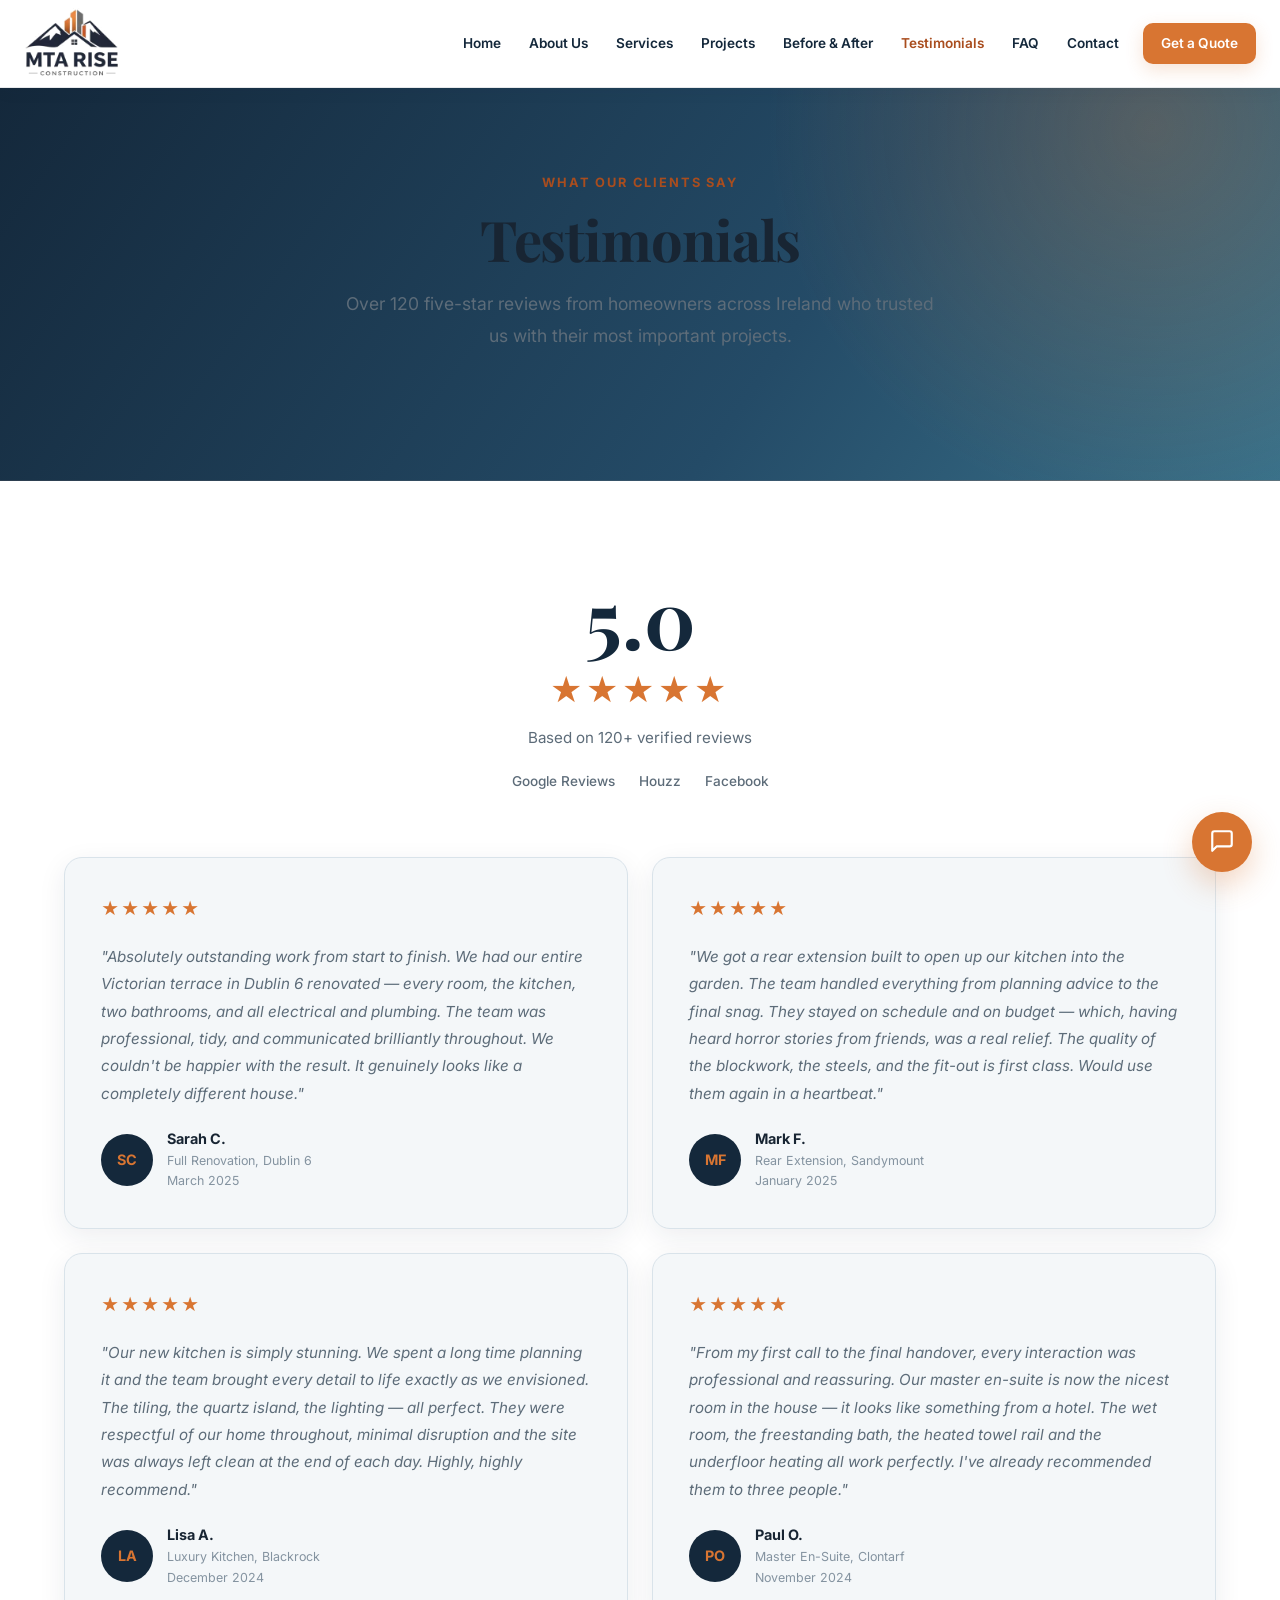
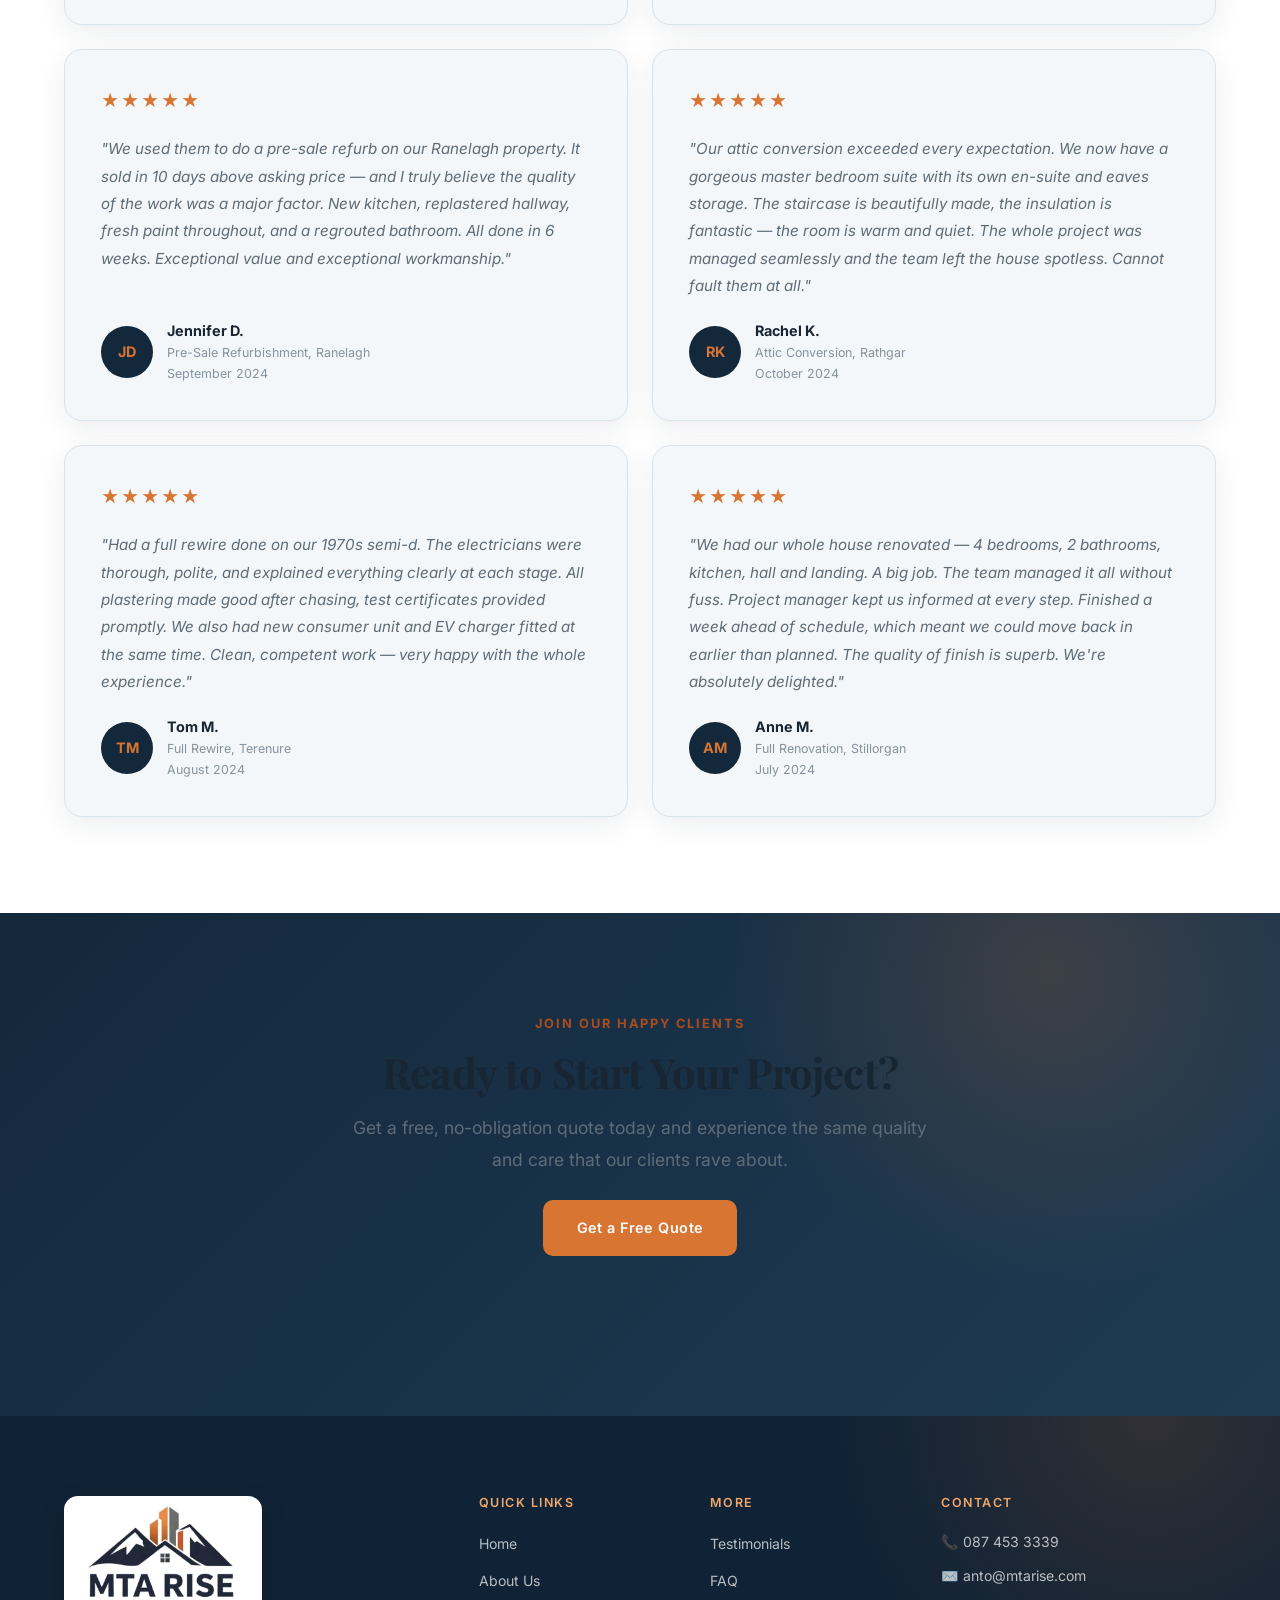
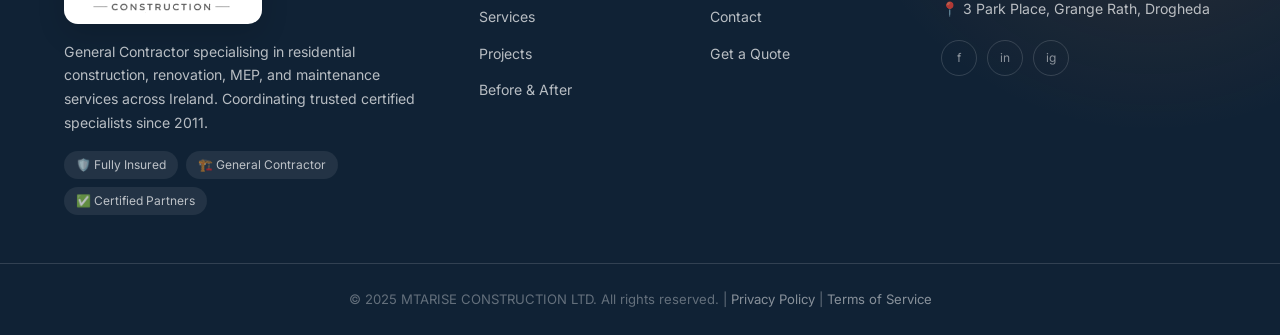
<file: testimonials.html>
<!DOCTYPE html><html lang="en"><head>
  <meta charset="UTF-8"/><meta name="viewport" content="width=device-width,initial-scale=1.0"/>
  <meta name="description" content="Client reviews and testimonials for MTARISE CONSTRUCTION LTD construction"/>
  <title>Testimonials — MTARISE CONSTRUCTION LTD</title>
  <link rel="preconnect" href="https://fonts.googleapis.com"/><link rel="preconnect" href="https://fonts.gstatic.com" crossorigin/>
  <link href="https://fonts.googleapis.com/css2?family=Playfair+Display:ital,wght@0,400;0,600;0,700;1,400&family=Inter:wght@300;400;500;600;700&display=swap" rel="stylesheet"/>
  <link rel="stylesheet" href="styles.css?v=mobile-menu-fix"/>
</head><body>

<div id="navBackdrop"></div>
<nav id="navbar"><div class="nav-container">
  <a href="index.html" class="nav-logo" aria-label="MTARISE Construction home"><div class="logo-mark"><img src="images/mtarise-logo.png" alt="MTARISE Construction" /></div></a>
  <button class="hamburger" id="hamburger" aria-label="Open menu"><span></span><span></span><span></span></button>
  <ul class="nav-links nav-desktop">
    <li><a href="index.html">Home</a></li><li><a href="about.html">About Us</a></li><li><a href="services.html">Services</a></li><li><a href="projects.html">Projects</a></li><li><a href="beforeafter.html">Before &amp; After</a></li><li><a href="testimonials.html">Testimonials</a></li><li><a href="faq.html">FAQ</a></li><li><a href="contact.html">Contact</a></li><li><a href="quote.html" class="nav-cta">Get a Quote</a></li>
  </ul>
</div></nav>
<ul class="nav-links nav-mobile" id="navLinks">
  <li><a href="index.html">Home</a></li><li><a href="about.html">About Us</a></li><li><a href="services.html">Services</a></li><li><a href="projects.html">Projects</a></li><li><a href="beforeafter.html">Before &amp; After</a></li><li><a href="testimonials.html">Testimonials</a></li><li><a href="faq.html">FAQ</a></li><li><a href="contact.html">Contact</a></li><li><a href="quote.html" class="nav-cta">Get a Quote</a></li>
</ul>

<main>

  <section class="page-hero bg-dark">
    <div class="container">
      <div class="section-header text-center reveal">
        <span class="section-eyebrow">What Our Clients Say</span>
        <h1 class="section-title">Testimonials</h1>
        <p class="section-subtitle">Over 120 five-star reviews from homeowners across Ireland who trusted us with their most important projects.</p>
      </div>
    </div>
  </section>

  <section class="section bg-white">
    <div class="container">

      <div class="testi-rating-summary reveal">
        <div class="rating-big">5.0</div>
        <div class="rating-stars-big">★★★★★</div>
        <div class="rating-count">Based on 120+ verified reviews</div>
        <div class="rating-platforms">
          <span>Google Reviews</span>
          <span>Houzz</span>
          <span>Facebook</span>
        </div>
      </div>

      <div class="testimonials-full-grid mt-xl">

        <div class="testi-full-card reveal">
          <div class="stars">★★★★★</div>
          <p>"Absolutely outstanding work from start to finish. We had our entire Victorian terrace in Dublin 6 renovated — every room, the kitchen, two bathrooms, and all electrical and plumbing. The team was professional, tidy, and communicated brilliantly throughout. We couldn't be happier with the result. It genuinely looks like a completely different house."</p>
          <div class="testi-author">
            <div class="testi-avatar large-av">SC</div>
            <div>
              <strong>Sarah C.</strong>
              <span>Full Renovation, Dublin 6</span>
              <span class="testi-date">March 2025</span>
            </div>
          </div>
        </div>

        <div class="testi-full-card reveal">
          <div class="stars">★★★★★</div>
          <p>"We got a rear extension built to open up our kitchen into the garden. The team handled everything from planning advice to the final snag. They stayed on schedule and on budget — which, having heard horror stories from friends, was a real relief. The quality of the blockwork, the steels, and the fit-out is first class. Would use them again in a heartbeat."</p>
          <div class="testi-author">
            <div class="testi-avatar large-av">MF</div>
            <div>
              <strong>Mark F.</strong>
              <span>Rear Extension, Sandymount</span>
              <span class="testi-date">January 2025</span>
            </div>
          </div>
        </div>

        <div class="testi-full-card reveal">
          <div class="stars">★★★★★</div>
          <p>"Our new kitchen is simply stunning. We spent a long time planning it and the team brought every detail to life exactly as we envisioned. The tiling, the quartz island, the lighting — all perfect. They were respectful of our home throughout, minimal disruption and the site was always left clean at the end of each day. Highly, highly recommend."</p>
          <div class="testi-author">
            <div class="testi-avatar large-av">LA</div>
            <div>
              <strong>Lisa A.</strong>
              <span>Luxury Kitchen, Blackrock</span>
              <span class="testi-date">December 2024</span>
            </div>
          </div>
        </div>

        <div class="testi-full-card reveal">
          <div class="stars">★★★★★</div>
          <p>"From my first call to the final handover, every interaction was professional and reassuring. Our master en-suite is now the nicest room in the house — it looks like something from a hotel. The wet room, the freestanding bath, the heated towel rail and the underfloor heating all work perfectly. I've already recommended them to three people."</p>
          <div class="testi-author">
            <div class="testi-avatar large-av">PO</div>
            <div>
              <strong>Paul O.</strong>
              <span>Master En-Suite, Clontarf</span>
              <span class="testi-date">November 2024</span>
            </div>
          </div>
        </div>

        <div class="testi-full-card reveal">
          <div class="stars">★★★★★</div>
          <p>"We used them to do a pre-sale refurb on our Ranelagh property. It sold in 10 days above asking price — and I truly believe the quality of the work was a major factor. New kitchen, replastered hallway, fresh paint throughout, and a regrouted bathroom. All done in 6 weeks. Exceptional value and exceptional workmanship."</p>
          <div class="testi-author">
            <div class="testi-avatar large-av">JD</div>
            <div>
              <strong>Jennifer D.</strong>
              <span>Pre-Sale Refurbishment, Ranelagh</span>
              <span class="testi-date">September 2024</span>
            </div>
          </div>
        </div>

        <div class="testi-full-card reveal">
          <div class="stars">★★★★★</div>
          <p>"Our attic conversion exceeded every expectation. We now have a gorgeous master bedroom suite with its own en-suite and eaves storage. The staircase is beautifully made, the insulation is fantastic — the room is warm and quiet. The whole project was managed seamlessly and the team left the house spotless. Cannot fault them at all."</p>
          <div class="testi-author">
            <div class="testi-avatar large-av">RK</div>
            <div>
              <strong>Rachel K.</strong>
              <span>Attic Conversion, Rathgar</span>
              <span class="testi-date">October 2024</span>
            </div>
          </div>
        </div>

        <div class="testi-full-card reveal">
          <div class="stars">★★★★★</div>
          <p>"Had a full rewire done on our 1970s semi-d. The electricians were thorough, polite, and explained everything clearly at each stage. All plastering made good after chasing, test certificates provided promptly. We also had new consumer unit and EV charger fitted at the same time. Clean, competent work — very happy with the whole experience."</p>
          <div class="testi-author">
            <div class="testi-avatar large-av">TM</div>
            <div>
              <strong>Tom M.</strong>
              <span>Full Rewire, Terenure</span>
              <span class="testi-date">August 2024</span>
            </div>
          </div>
        </div>

        <div class="testi-full-card reveal">
          <div class="stars">★★★★★</div>
          <p>"We had our whole house renovated — 4 bedrooms, 2 bathrooms, kitchen, hall and landing. A big job. The team managed it all without fuss. Project manager kept us informed at every step. Finished a week ahead of schedule, which meant we could move back in earlier than planned. The quality of finish is superb. We're absolutely delighted."</p>
          <div class="testi-author">
            <div class="testi-avatar large-av">AM</div>
            <div>
              <strong>Anne M.</strong>
              <span>Full Renovation, Stillorgan</span>
              <span class="testi-date">July 2024</span>
            </div>
          </div>
        </div>

      </div>
    </div>
  </section>

  <section class="section cta-banner bg-dark">
    <div class="container text-center">
      <div class="section-header reveal">
        <span class="section-eyebrow">Join Our Happy Clients</span>
        <h2 class="section-title">Ready to Start Your Project?</h2>
        <p class="section-subtitle">Get a free, no-obligation quote today and experience the same quality and care that our clients rave about.</p>
        <a href="quote.html" class="btn btn-gold mt-lg">Get a Free Quote</a>
      </div>
    </div>
  </section>

</main>

<footer class="site-footer"><div class="footer-top"><div class="container"><div class="footer-grid"><div class="footer-brand"><div class="footer-logo"><div class="logo-mark">C</div><div class="logo-text"><span class="logo-name">MTARISE CONSTRUCTION LTD</span><span class="logo-tagline">Build Your Tomorrow Today</span></div></div><p>General Contractor specialising in residential construction, renovation, MEP, and maintenance services across Ireland. Coordinating trusted certified specialists since 2011.</p><div class="footer-trust-badges"><span>🛡️ Fully Insured</span><span>🏗️ General Contractor</span><span>✅ Certified Partners</span></div></div><div class="footer-links-col"><h4>Quick Links</h4><ul><li><a href="index.html">Home</a></li><li><a href="about.html">About Us</a></li><li><a href="services.html">Services</a></li><li><a href="projects.html">Projects</a></li><li><a href="beforeafter.html">Before &amp; After</a></li></ul></div><div class="footer-links-col"><h4>More</h4><ul><li><a href="testimonials.html">Testimonials</a></li><li><a href="faq.html">FAQ</a></li><li><a href="contact.html">Contact</a></li><li><a href="quote.html">Get a Quote</a></li></ul></div><div class="footer-contact-col"><h4>Contact</h4><div class="footer-contact-item"><a href="tel:0874533339">📞 087 453 3339</a></div><div class="footer-contact-item"><a href="mailto:anto@mtarise.com">✉️ anto@mtarise.com</a></div><div class="footer-contact-item">📍 3 Park Place, Grange Rath, Drogheda</div><div class="footer-social"><a href="#" class="fsocial">f</a><a href="#" class="fsocial">in</a><a href="#" class="fsocial">ig</a></div></div></div></div></div><div class="footer-bottom"><div class="container"><p>&copy; 2025 MTARISE CONSTRUCTION LTD. All rights reserved.</p></div></div></footer>

<div id="chatbot"><button id="chatToggle" onclick="toggleChat()" aria-label="Open chat"><span id="chatOpenIcon"><svg width="26" height="26" viewBox="0 0 24 24" fill="none" stroke="currentColor" stroke-width="2" stroke-linecap="round" stroke-linejoin="round"><path d="M21 15a2 2 0 0 1-2 2H7l-4 4V5a2 2 0 0 1 2-2h14a2 2 0 0 1 2 2z"/></svg></span><span id="chatCloseIcon" class="hidden"><svg width="22" height="22" viewBox="0 0 24 24" fill="none" stroke="currentColor" stroke-width="2.5" stroke-linecap="round"><line x1="18" y1="6" x2="6" y2="18"/><line x1="6" y1="6" x2="18" y2="18"/></svg></span><span id="chatUnread" class="chat-unread hidden">1</span></button><div id="chatWindow" class="chat-window hidden"><div class="chat-header"><div class="chat-header-avatar">C</div><div class="chat-header-info"><strong>MTARISE CONSTRUCTION LTD</strong><span><span class="chat-online-dot"></span> Online</span></div><button class="chat-close-btn" onclick="toggleChat()">✕</button></div><div class="chat-messages" id="chatMessages"></div><div class="chat-quick-replies" id="quickReplies"></div><div class="chat-input-row"><input type="text" id="chatInput" placeholder="Type your message..." autocomplete="off" onkeydown="if(event.key==='Enter') sendUserMessage()"/><button onclick="sendUserMessage()" class="chat-send-btn"><svg width="18" height="18" viewBox="0 0 24 24" fill="currentColor"><path d="M2.01 21L23 12 2.01 3 2 10l15 2-15 2z"/></svg></button></div></div></div>
<div id="toast" class="toast hidden"></div>
<script src="app.js?v=mobile-menu-fix"></script><script src="chatbot.js"></script>

</body></html>
</file>
<file: styles.css>
/* ===================================================
   MTARISE CONSTRUCTION LTD — Premium Construction Website
   styles.css
   =================================================== */

/* --- CSS Custom Properties --- */
:root {
  --gold:        #D87532;
  --gold-light:  #F0A66A;
  --gold-dark:   #A94D1E;
  --dark:        #14283B;
  --dark-2:      #1E3B54;
  --dark-3:      #2C526E;
  --charcoal:    #496174;
  --white:       #FFFFFF;
  --warm:        #F4F7F9;
  --warm-2:      #E8EFF4;
  --text:        #182533;
  --text-mid:    #5D6C79;
  --text-light:  #8493A0;
  --border:      #D9E3EA;
  --radius:      10px;
  --radius-lg:   18px;
  --radius-xl:   28px;
  --shadow:      0 8px 28px rgba(20,40,59,0.08);
  --shadow-lg:   0 18px 60px rgba(20,40,59,0.14);
  --shadow-gold: 0 10px 30px rgba(216,117,50,0.26);
  --nav-h:       88px;
  --transition:  0.3s cubic-bezier(0.4, 0, 0.2, 1);
}

/* --- Reset & Base --- */
*, *::before, *::after { box-sizing: border-box; margin: 0; padding: 0; }
html { scroll-behavior: smooth; font-size: 16px; }
body {
  font-family: 'Inter', -apple-system, BlinkMacSystemFont, sans-serif;
  color: var(--text);
  background: var(--white);
  line-height: 1.65;
  -webkit-font-smoothing: antialiased;
  overflow-x: hidden;
}
img { max-width: 100%; display: block; }
a { color: var(--gold); text-decoration: none; transition: color var(--transition); }
a:hover { color: var(--gold-dark); }
ul { list-style: none; }
button { cursor: pointer; border: none; background: none; font-family: inherit; }

/* --- Typography --- */
h1, h2, h3, h4 { font-family: 'Playfair Display', Georgia, serif; line-height: 1.2; }
h1 { font-size: clamp(2rem, 5vw, 3.5rem); }
h2 { font-size: clamp(1.6rem, 3.5vw, 2.6rem); }
h3 { font-size: clamp(1.15rem, 2vw, 1.5rem); }
h4 { font-size: 1rem; font-family: 'Inter', sans-serif; font-weight: 600; letter-spacing: 0.05em; text-transform: uppercase; }
p { line-height: 1.8; }

.body-text { color: var(--text-mid); font-size: 1.05rem; }
.body-text + .body-text { margin-top: 1rem; }

/* --- Container --- */
.container { width: 100%; max-width: 1200px; margin: 0 auto; padding: 0 24px; }

/* --- Section Spacing --- */
.section { padding: 96px 0; }
.section.bg-white  { background: var(--white); }
.section.bg-warm   { background: var(--warm); }
.section.bg-dark   { background: var(--dark); color: var(--white); }

.section-header { text-align: center; margin-bottom: 64px; }
.section-eyebrow {
  display: inline-block;
  font-size: 0.8rem;
  font-weight: 700;
  letter-spacing: 0.15em;
  text-transform: uppercase;
  color: var(--gold);
  margin-bottom: 12px;
}
.section-eyebrow.light { color: var(--gold); }
.section-title { color: var(--text); margin-bottom: 16px; }
.section-title.light { color: var(--white); }
.section-title em { font-style: italic; color: var(--gold); }
.section-subtitle { color: var(--text-mid); font-size: 1.1rem; max-width: 600px; margin: 0 auto; }
.section-subtitle.light { color: rgba(255,255,255,0.75); }

/* --- Utility --- */
.text-center { text-align: center; }
.mt-lg { margin-top: 24px; }
.mt-xl { margin-top: 48px; }
.full-width { width: 100%; }
.hidden { display: none !important; }

/* ===================================================
   NAV BACKDROP (mobile)
   =================================================== */
#navBackdrop {
  display: none;
  position: fixed; inset: 0; z-index: 1100;
  background: rgba(20,40,59,0.18);
  pointer-events: none;
  opacity: 0; transition: opacity 0.3s;
}
#navBackdrop.visible { display: block; opacity: 1; pointer-events: auto; }

/* ===================================================
   NAVIGATION
   =================================================== */
#navbar {
  position: fixed; top: 0; left: 0; right: 0; z-index: 1200;
  height: var(--nav-h);
  background: rgba(17,17,17,0.97);
  backdrop-filter: blur(12px);
  border-bottom: 1px solid rgba(201,168,76,0.15);
  transition: all var(--transition);
}
#navbar.scrolled { box-shadow: 0 4px 32px rgba(0,0,0,0.4); }

.nav-container {
  max-width: 1300px; margin: 0 auto;
  padding: 0 24px;
  height: 100%;
  display: flex; align-items: center; justify-content: space-between;
}

.nav-logo {
  display: flex; align-items: center; gap: 12px;
  text-decoration: none; color: var(--white);
}
.logo-mark {
  width: 46px; height: 46px;
  background: var(--gold);
  color: var(--dark);
  border-radius: 8px;
  display: flex; align-items: center; justify-content: center;
  font-family: 'Playfair Display', serif;
  font-size: 1.4rem; font-weight: 700;
  flex-shrink: 0;
  box-shadow: 0 0 0 3px rgba(201,168,76,0.25), 0 4px 14px rgba(201,168,76,0.3);
}
.logo-text { display: flex; flex-direction: column; }
.logo-name { font-family: 'Playfair Display', serif; font-size: 1rem; font-weight: 600; color: var(--white); line-height: 1.2; }
.logo-tagline { font-size: 0.65rem; letter-spacing: 0.1em; text-transform: uppercase; color: var(--text-light); }

.nav-links {
  list-style: none;
}
.nav-desktop {
  display: flex; align-items: center; gap: 4px;
}
/* Mobile list hidden by default — lives outside <nav> so it is never clipped */
.nav-mobile {
  display: none;
  position: fixed;
  top: var(--nav-h); left: 0; right: 0; bottom: 0;
  height: calc(100dvh - var(--nav-h));
  flex-direction: column;
  background: #fff;
  padding: 16px 12px;
  gap: 4px;
  overflow-y: auto;
  overflow-x: hidden;
  z-index: 1150;
  -webkit-overflow-scrolling: touch;
}
.nav-mobile.open { display: flex; }
.nav-links a {
  display: block;
  padding: 8px 12px;
  font-size: 0.85rem;
  font-weight: 500;
  color: rgba(255,255,255,0.8);
  border-radius: var(--radius);
  transition: all var(--transition);
  text-decoration: none;
  white-space: nowrap;
}
.nav-links a:hover { color: var(--gold); background: rgba(201,168,76,0.08); }
.nav-links a.active-link { color: var(--gold); }
.nav-links .nav-cta {
  background: var(--gold);
  color: var(--dark) !important;
  font-weight: 600;
  padding: 9px 18px;
  margin-left: 8px;
}
.nav-links .nav-cta:hover { background: var(--gold-light); }

.hamburger {
  display: none;
  flex-direction: column; gap: 5px; padding: 8px;
}
.hamburger span {
  display: block; width: 24px; height: 2px;
  background: var(--white);
  border-radius: 2px;
  transition: all var(--transition);
}
.hamburger.open span:nth-child(1) { transform: translateY(7px) rotate(45deg); }
.hamburger.open span:nth-child(2) { opacity: 0; }
.hamburger.open span:nth-child(3) { transform: translateY(-7px) rotate(-45deg); }

/* ===================================================
   PAGES
   =================================================== */
main { padding-top: var(--nav-h); min-height: 80vh; }

.page-hero {
  padding: 80px 0 64px;
}
.page-hero.bg-dark { background: var(--dark); }

/* ===================================================
   BUTTONS
   =================================================== */
.btn {
  display: inline-flex; align-items: center; justify-content: center;
  padding: 14px 32px;
  border-radius: var(--radius);
  font-size: 0.9rem; font-weight: 600;
  letter-spacing: 0.03em;
  transition: all var(--transition);
  white-space: nowrap;
  cursor: pointer; border: 2px solid transparent;
}
.btn-gold {
  background: var(--gold); color: var(--dark);
  border-color: var(--gold);
}
.btn-gold:hover {
  background: var(--gold-light); border-color: var(--gold-light);
  box-shadow: var(--shadow-gold); transform: translateY(-1px);
}
.btn-dark {
  background: var(--dark); color: var(--white);
  border-color: var(--dark);
}
.btn-dark:hover { background: var(--dark-3); transform: translateY(-1px); }
.btn-outline {
  background: transparent; color: var(--white);
  border-color: rgba(255,255,255,0.4);
}
.btn-outline:hover {
  background: rgba(255,255,255,0.1); border-color: var(--white);
}
.large-btn { padding: 18px 40px; font-size: 1rem; }

/* ===================================================
   HERO
   =================================================== */
.hero {
  position: relative; min-height: 100vh;
  display: flex; align-items: center;
  padding: calc(var(--nav-h) + 40px) 0 80px;
  overflow: hidden;
}
.hero-bg {
  position: absolute; inset: 0;
  background:
    linear-gradient(135deg, #0a0a0a 0%, #1a1a1a 40%, #0d1117 100%);
}
/* Decorative pattern */
.hero-bg::before {
  content: '';
  position: absolute; inset: 0;
  background-image:
    radial-gradient(circle at 20% 50%, rgba(201,168,76,0.07) 0%, transparent 50%),
    radial-gradient(circle at 80% 20%, rgba(201,168,76,0.05) 0%, transparent 40%);
}
.hero-bg::after {
  content: '';
  position: absolute; right: -100px; top: -100px;
  width: 600px; height: 600px;
  border: 1px solid rgba(201,168,76,0.08);
  border-radius: 50%;
}
.hero-overlay {
  position: absolute; inset: 0;
  background: linear-gradient(to right, rgba(0,0,0,0.6) 0%, transparent 100%);
}
.hero-content {
  position: relative; z-index: 2;
  max-width: 780px;
  margin: 0 auto;
  padding: 0 24px;
  text-align: center;
}
.hero-eyebrow {
  display: inline-block;
  font-size: 0.8rem; font-weight: 700;
  letter-spacing: 0.2em; text-transform: uppercase;
  color: var(--gold); margin-bottom: 16px;
}
.hero-title {
  font-size: clamp(2.2rem, 5.5vw, 4rem);
  color: var(--white); margin-bottom: 24px; line-height: 1.15;
}
.hero-subtitle {
  font-size: clamp(1rem, 1.8vw, 1.2rem);
  color: rgba(255,255,255,0.75);
  max-width: 600px; margin: 0 auto 40px; line-height: 1.8;
}
.hero-actions { display: flex; gap: 16px; justify-content: center; flex-wrap: wrap; }
.hero-trust {
  display: flex; gap: 12px; flex-wrap: wrap;
  justify-content: center; margin-top: 48px;
}
.trust-pill {
  display: flex; align-items: center; gap: 9px;
  padding: 10px 20px;
  background: rgba(201,168,76,0.1);
  border: 1px solid rgba(201,168,76,0.4);
  border-radius: 100px;
  font-size: 0.82rem; font-weight: 600;
  color: rgba(255,255,255,0.95);
  letter-spacing: 0.01em;
  transition: background 0.25s, border-color 0.25s;
}
.trust-pill:hover { background: rgba(201,168,76,0.18); border-color: rgba(201,168,76,0.65); }
.trust-pill svg { color: var(--gold); flex-shrink: 0; filter: drop-shadow(0 0 4px rgba(201,168,76,0.5)); }

.hero-scroll-hint {
  position: absolute; bottom: 32px; left: 50%; transform: translateX(-50%);
  display: flex; flex-direction: column; align-items: center; gap: 8px;
  color: rgba(255,255,255,0.4); font-size: 0.7rem; letter-spacing: 0.1em;
  text-transform: uppercase;
}
.scroll-line {
  width: 1px; height: 40px;
  background: linear-gradient(to bottom, transparent, rgba(201,168,76,0.6));
  animation: scrollPulse 2s ease-in-out infinite;
}
@keyframes scrollPulse { 0%,100% { opacity: 0.4; } 50% { opacity: 1; } }

/* ===================================================
   HOME — INTRO
   =================================================== */
.intro-grid {
  display: grid; grid-template-columns: 1fr 1fr; gap: 80px; align-items: center;
}
.intro-stats {
  display: grid; grid-template-columns: 1fr 1fr; gap: 2px;
}
.stat-card {
  background: var(--warm); padding: 40px 32px;
  display: flex; flex-direction: column; gap: 8px;
  border: 1px solid var(--border);
}
.stat-card:first-child { border-radius: var(--radius) 0 0 0; }
.stat-card:nth-child(2) { border-radius: 0 var(--radius) 0 0; }
.stat-card:nth-child(3) { border-radius: 0 0 0 var(--radius); }
.stat-card:last-child { border-radius: 0 0 var(--radius) 0; }
.stat-number {
  font-family: 'Playfair Display', serif;
  font-size: 3.2rem; font-weight: 700;
  color: var(--gold); line-height: 1;
  letter-spacing: -0.02em;
  text-shadow: 0 2px 12px rgba(201,168,76,0.2);
}
.stat-label { font-size: 0.85rem; color: var(--text-mid); font-weight: 500; }

/* ===================================================
   HOME — SERVICES GRID
   =================================================== */
.services-grid {
  display: grid; grid-template-columns: repeat(3, 1fr); gap: 1px;
  background: var(--border); border: 1px solid var(--border); border-radius: var(--radius-lg); overflow: hidden;
}
.service-card {
  background: var(--white); padding: 40px 32px;
  transition: all var(--transition); cursor: pointer;
  display: flex; flex-direction: column; gap: 12px;
}
.service-card:hover { background: var(--dark); }
.service-card:hover h3, .service-card:hover p, .service-card:hover .card-link { color: var(--white); }
.service-card:hover .service-icon { transform: scale(1.1); background: rgba(201,168,76,0.15); border-color: var(--gold); }
.service-icon {
  font-size: 1.8rem; transition: all var(--transition);
  width: 60px; height: 60px; border-radius: 50%;
  background: var(--warm); border: 1px solid var(--border);
  display: flex; align-items: center; justify-content: center;
}
.service-card h3 { font-size: 1.2rem; color: var(--text); transition: color var(--transition); }
.service-card p { font-size: 0.9rem; color: var(--text-mid); flex: 1; transition: color var(--transition); }
.card-link { font-size: 0.85rem; font-weight: 600; color: var(--gold); margin-top: auto; }

/* ===================================================
   HOME — WHY CHOOSE US PILLARS
   =================================================== */
.pillars-grid {
  display: grid; grid-template-columns: repeat(4, 1fr); gap: 32px;
}
.pillar {
  display: flex; flex-direction: column; gap: 16px;
  padding: 40px 24px;
  border: 1px solid rgba(255,255,255,0.08);
  border-radius: var(--radius-lg);
  background: rgba(255,255,255,0.03);
  text-align: center;
  transition: all var(--transition);
}
.pillar:hover { border-color: rgba(201,168,76,0.3); background: rgba(201,168,76,0.05); }
.pillar-icon {
  font-size: 2rem;
  width: 72px; height: 72px; border-radius: 50%;
  background: rgba(201,168,76,0.1);
  border: 1px solid rgba(201,168,76,0.3);
  display: flex; align-items: center; justify-content: center;
  margin-bottom: 4px;
}
.pillar h3 { color: var(--white); font-size: 1.1rem; }
.pillar p { color: rgba(255,255,255,0.6); font-size: 0.9rem; }

/* ===================================================
   HOME — PROJECTS PREVIEW
   =================================================== */
.projects-preview-grid {
  display: grid; grid-template-columns: 2fr 1fr 1fr; gap: 2px;
  background: var(--border); border-radius: var(--radius-lg); overflow: hidden; border: 1px solid var(--border);
}
.project-card { position: relative; overflow: hidden; }
.project-card.large .project-img { height: 480px; }
.project-img { height: 240px; position: relative; display: flex; align-items: center; justify-content: center; }
.project-img-placeholder {
  color: rgba(255,255,255,0.4); font-size: 0.85rem;
  text-align: center;
}
.project-info {
  padding: 20px 24px;
  background: var(--white);
  display: flex; flex-direction: column; gap: 6px;
}
.project-tag {
  font-size: 0.72rem; font-weight: 600;
  letter-spacing: 0.1em; text-transform: uppercase;
  color: var(--gold);
}
.project-info h3 { font-size: 1rem; color: var(--text); }
.project-info p { font-size: 0.82rem; color: var(--text-light); }

/* ===================================================
   BEFORE & AFTER SLIDER
   =================================================== */
.ba-preview { display: grid; grid-template-columns: 1fr 1fr; gap: 64px; align-items: center; }
.ba-slider-wrap, .ba-slider-container { position: relative; }
.ba-slider {
  position: relative; height: 420px; overflow: hidden;
  border-radius: var(--radius-lg); cursor: ew-resize;
  user-select: none; touch-action: none; border: 2px solid var(--border);
}
.ba-full-item .ba-slider { height: 500px; }
.ba-before, .ba-after {
  position: absolute; inset: 0;
  display: flex; align-items: center; justify-content: center;
}
.ba-after { width: 50%; overflow: hidden; border-right: 3px solid var(--gold); }
.ba-placeholder {
  width: 100%; height: 100%;
  display: flex; flex-direction: column; align-items: center; justify-content: center;
  font-family: 'Playfair Display', serif;
  font-size: 1.5rem; font-weight: 700; gap: 8px;
}
.before-ph { background: linear-gradient(135deg, #6b7280, #9ca3af); color: rgba(255,255,255,0.7); }
.after-ph { background: linear-gradient(135deg, #1a4a2e, #2d7a4e); color: rgba(255,255,255,0.9); }
.ba-placeholder.large-ph { font-size: 2rem; }
.ba-placeholder small { font-family: 'Inter', sans-serif; font-size: 0.85rem; font-weight: 400; opacity: 0.8; }
.ba-handle {
  position: absolute; top: 0; bottom: 0; left: 50%;
  transform: translateX(-50%);
  display: flex; flex-direction: column; align-items: center;
  pointer-events: none; z-index: 10;
}
.ba-handle-line { flex: 1; width: 3px; background: var(--gold); }
.ba-handle-circle {
  width: 48px; height: 48px;
  background: var(--gold); border-radius: 50%;
  display: flex; align-items: center; justify-content: center;
  color: var(--dark); font-size: 0.85rem; font-weight: 700;
  box-shadow: 0 4px 16px rgba(201,168,76,0.4);
  flex-shrink: 0;
}
.ba-labels {
  display: flex; justify-content: space-between;
  margin-top: 12px; padding: 0 8px;
}
.ba-label-before, .ba-label-after {
  font-size: 0.78rem; font-weight: 600;
  letter-spacing: 0.08em; text-transform: uppercase;
  color: var(--text-mid);
}

.ba-preview-text { display: flex; flex-direction: column; gap: 16px; }
.ba-preview-text h3 { font-size: 1.6rem; }
.ba-checklist { list-style: none; display: flex; flex-direction: column; gap: 8px; }
.ba-checklist li { font-size: 0.9rem; color: var(--text-mid); }

/* Full Before/After Page */
.ba-full-item {
  display: grid; grid-template-columns: 1fr 1.5fr; gap: 48px;
  align-items: start; margin-bottom: 80px;
  padding-bottom: 80px; border-bottom: 1px solid var(--border);
}
.ba-full-item:last-child { border-bottom: none; }
.ba-item-label { display: flex; flex-direction: column; gap: 12px; }
.ba-project-tag {
  display: inline-block;
  font-size: 0.75rem; font-weight: 600;
  letter-spacing: 0.1em; text-transform: uppercase;
  color: var(--gold); background: rgba(201,168,76,0.1);
  padding: 4px 12px; border-radius: 100px;
  width: fit-content;
}
.ba-item-label h3 { font-size: 1.4rem; }
.ba-item-label p { font-size: 0.95rem; color: var(--text-mid); }

/* ===================================================
   TESTIMONIALS
   =================================================== */
.testimonials-slider-wrap { position: relative; overflow: hidden; }
.testimonials-track {
  display: flex; gap: 24px;
  transition: transform 0.5s cubic-bezier(0.4,0,0.2,1);
}
.testimonial-card {
  flex-shrink: 0; width: calc(33.333% - 16px);
  background: var(--warm); border: 1px solid var(--border);
  border-radius: var(--radius-lg); padding: 36px;
  display: flex; flex-direction: column; gap: 20px;
}
.stars { color: var(--gold); font-size: 1.1rem; letter-spacing: 2px; }
.testi-text { font-size: 0.95rem; color: var(--text-mid); line-height: 1.8; font-style: italic; flex: 1; }
.testi-author { display: flex; align-items: center; gap: 14px; }
.testi-avatar {
  width: 44px; height: 44px;
  background: var(--dark); color: var(--gold);
  border-radius: 50%; display: flex; align-items: center; justify-content: center;
  font-size: 0.8rem; font-weight: 700; flex-shrink: 0;
}
.testi-avatar.large-av { width: 52px; height: 52px; font-size: 0.9rem; }
.testi-author > div { display: flex; flex-direction: column; }
.testi-author strong { font-size: 0.9rem; color: var(--text); }
.testi-author span { font-size: 0.78rem; color: var(--text-light); }
.testi-date { font-size: 0.75rem; color: var(--text-light); }

.slider-controls { display: flex; align-items: center; justify-content: center; gap: 16px; margin-top: 32px; }
.slider-btn {
  width: 44px; height: 44px;
  border: 1.5px solid var(--border);
  border-radius: 50%; font-size: 1rem; color: var(--text);
  display: flex; align-items: center; justify-content: center;
  transition: all var(--transition); background: var(--white);
}
.slider-btn:hover { background: var(--dark); color: var(--white); border-color: var(--dark); }
.slider-dots { display: flex; gap: 8px; }
.slider-dot {
  width: 8px; height: 8px; border-radius: 50%;
  background: var(--border); transition: all var(--transition); cursor: pointer;
}
.slider-dot.active { background: var(--gold); width: 24px; border-radius: 4px; }

/* Full testimonials grid */
.testi-rating-summary {
  text-align: center; margin-bottom: 64px;
  display: flex; flex-direction: column; align-items: center; gap: 8px;
}
.rating-big {
  font-family: 'Playfair Display', serif;
  font-size: 5rem; font-weight: 700; color: var(--dark); line-height: 1;
}
.rating-stars-big { font-size: 2rem; color: var(--gold); letter-spacing: 4px; }
.rating-count { color: var(--text-mid); font-size: 0.95rem; }
.rating-platforms { display: flex; gap: 24px; margin-top: 12px; }
.rating-platforms span { font-size: 0.85rem; font-weight: 500; color: var(--text-mid); }

.testimonials-full-grid {
  display: grid; grid-template-columns: repeat(2, 1fr); gap: 24px;
}
.testi-full-card {
  background: var(--warm); border: 1px solid var(--border);
  border-radius: var(--radius-lg); padding: 36px;
  display: flex; flex-direction: column; gap: 20px;
  transition: all var(--transition);
}
.testi-full-card:hover { box-shadow: var(--shadow-lg); border-color: rgba(201,168,76,0.3); }
.testi-full-card p { font-size: 0.95rem; color: var(--text-mid); line-height: 1.8; font-style: italic; flex: 1; }

/* ===================================================
   CTA BANNER
   =================================================== */
.cta-banner { position: relative; padding: 96px 0; }
.cta-banner-bg {
  position: absolute; inset: 0;
  background: linear-gradient(135deg, #0a0a0a, #1a1a2e, #0d1117);
}
.cta-banner-bg::before {
  content: '';
  position: absolute; inset: 0;
  background-image: radial-gradient(circle at 30% 50%, rgba(201,168,76,0.08) 0%, transparent 60%);
}
.cta-banner .container { position: relative; z-index: 2; }

/* ===================================================
   CONTACT PREVIEW (HOME)
   =================================================== */
.contact-preview-grid { display: grid; grid-template-columns: 1fr 1fr; gap: 80px; align-items: start; }
.contact-items { display: flex; flex-direction: column; gap: 20px; margin-top: 32px; }
.contact-item { display: flex; align-items: flex-start; gap: 16px; }
.contact-icon { font-size: 1.4rem; flex-shrink: 0; margin-top: 2px; }
.contact-item > div { display: flex; flex-direction: column; gap: 2px; }
.contact-item strong { font-size: 0.85rem; font-weight: 600; color: var(--text); }
.contact-item a, .contact-item span { font-size: 0.95rem; color: var(--text-mid); }
.contact-item a:hover { color: var(--gold); }

.quick-form, .contact-form, .quote-form {
  background: var(--white); padding: 40px;
  border-radius: var(--radius-xl); border: 1px solid var(--border);
  display: flex; flex-direction: column; gap: 16px;
  box-shadow: var(--shadow);
}
.quick-form h3, .contact-form h3 { font-size: 1.4rem; margin-bottom: 8px; }

/* ===================================================
   FORMS
   =================================================== */
.form-group { display: flex; flex-direction: column; gap: 6px; }
.form-group label { font-size: 0.82rem; font-weight: 600; color: var(--text); }
.form-group input,
.form-group select,
.form-group textarea {
  padding: 12px 16px;
  border: 1.5px solid var(--border);
  border-radius: var(--radius);
  font-size: 0.95rem; font-family: inherit;
  color: var(--text);
  background: var(--white);
  transition: border-color var(--transition), box-shadow var(--transition);
  outline: none;
}
.form-group input:focus,
.form-group select:focus,
.form-group textarea:focus {
  border-color: var(--gold);
  box-shadow: 0 0 0 3px rgba(201,168,76,0.12);
}
.form-group textarea { resize: vertical; }
.form-row { display: grid; grid-template-columns: 1fr 1fr; gap: 16px; }
.form-section-title {
  font-size: 0.78rem; font-weight: 700;
  letter-spacing: 0.12em; text-transform: uppercase;
  color: var(--text-mid); border-bottom: 1px solid var(--border);
  padding-bottom: 12px; margin-top: 8px;
}
.form-intro { font-size: 0.88rem; color: var(--text-mid); }

.checkbox-group { display: flex; gap: 20px; flex-wrap: wrap; }
.checkbox-label { display: flex; align-items: center; gap: 8px; font-size: 0.9rem; cursor: pointer; }
.checkbox-label input { accent-color: var(--gold); }

.file-upload-area {
  border: 2px dashed var(--border); border-radius: var(--radius);
  padding: 32px; cursor: pointer; text-align: center;
  transition: all var(--transition);
}
.file-upload-area:hover { border-color: var(--gold); background: rgba(201,168,76,0.04); }
.file-upload-inner { display: flex; flex-direction: column; align-items: center; gap: 8px; }
.file-icon { font-size: 2rem; }
.file-upload-inner p { font-size: 0.9rem; color: var(--text-mid); }
.file-upload-inner small { font-size: 0.78rem; color: var(--text-light); }
.file-names { margin-top: 12px; font-size: 0.82rem; color: var(--gold); }

.form-reassurance {
  font-size: 0.82rem; color: var(--text-light);
  text-align: center; padding: 12px;
  background: var(--warm); border-radius: var(--radius);
}

/* Quote layout */
.quote-layout { display: grid; grid-template-columns: 1fr 340px; gap: 48px; align-items: start; }
.quote-form { background: var(--white); padding: 48px; border-radius: var(--radius-xl); box-shadow: var(--shadow-lg); }
.quote-form h2 { font-size: 1.8rem; margin-bottom: 4px; }

.sidebar-card {
  background: var(--white); padding: 28px;
  border-radius: var(--radius-lg); border: 1px solid var(--border);
  margin-bottom: 20px;
}
.sidebar-card h3 { font-size: 1rem; margin-bottom: 16px; }
.next-steps { list-style: decimal; padding-left: 20px; display: flex; flex-direction: column; gap: 10px; }
.next-steps li { font-size: 0.9rem; color: var(--text-mid); padding-left: 4px; }
.next-steps strong { color: var(--text); display: block; }
.sidebar-contact { display: flex; flex-direction: column; gap: 10px; }
.sidebar-contact a { font-size: 0.9rem; color: var(--text-mid); }
.sidebar-contact a:hover { color: var(--gold); }
.sidebar-contact p { font-size: 0.85rem; color: var(--text-light); }
.trust-sidebar ul { display: flex; flex-direction: column; gap: 10px; }
.trust-sidebar li { font-size: 0.9rem; color: var(--text-mid); }

.quote-success {
  background: var(--white); padding: 64px 48px;
  border-radius: var(--radius-xl); text-align: center;
  box-shadow: var(--shadow-lg);
}
.success-icon { font-size: 4rem; margin-bottom: 16px; }
.quote-success h2 { margin-bottom: 12px; }
.quote-success p { color: var(--text-mid); font-size: 1.1rem; }

/* ===================================================
   ABOUT PAGE
   =================================================== */
.about-grid { display: grid; grid-template-columns: 1fr 1fr; gap: 80px; align-items: center; }
.about-img-wrap {
  position: relative;
  background: linear-gradient(135deg, #2c3e50, #4ca1af);
  border-radius: var(--radius-xl); overflow: hidden;
  min-height: 480px;
  display: flex; align-items: center; justify-content: center;
}
.about-img-ph { color: rgba(255,255,255,0.5); font-size: 1rem; }
.about-badge {
  position: absolute; bottom: 24px; right: 24px;
  background: var(--gold); color: var(--dark);
  padding: 16px 24px; border-radius: var(--radius-lg);
  display: flex; flex-direction: column; align-items: center; gap: 4px;
  font-weight: 700; font-size: 0.85rem;
}
.about-text { display: flex; flex-direction: column; gap: 16px; }

.values-grid { display: grid; grid-template-columns: repeat(3, 1fr); gap: 2px; background: var(--border); border-radius: var(--radius-lg); overflow: hidden; border: 1px solid var(--border); }
.value-card { background: var(--white); padding: 40px 32px; display: flex; flex-direction: column; gap: 12px; }
.value-num { font-family: 'Playfair Display', serif; font-size: 2.5rem; font-weight: 700; color: var(--gold); opacity: 0.4; line-height: 1; }
.value-card h3 { font-size: 1.1rem; }
.value-card p { font-size: 0.9rem; color: var(--text-mid); }

.guarantee-grid { display: grid; grid-template-columns: repeat(4, 1fr); gap: 16px; }
.guarantee-item {
  display: flex; align-items: center; gap: 12px;
  padding: 20px; border: 1px solid rgba(255,255,255,0.08);
  border-radius: var(--radius); background: rgba(255,255,255,0.03);
}
.g-icon { font-size: 1.2rem; flex-shrink: 0; }
.guarantee-item p { font-size: 0.88rem; color: rgba(255,255,255,0.75); }

/* Process steps */
.process-steps { display: flex; align-items: flex-start; gap: 0; position: relative; }
.process-step { flex: 1; display: flex; flex-direction: column; align-items: center; gap: 16px; text-align: center; }
.process-connector {
  flex-shrink: 0; width: 80px; height: 2px;
  background: linear-gradient(to right, var(--gold), rgba(201,168,76,0.3));
  margin-top: 32px;
}
.step-num {
  width: 56px; height: 56px;
  background: var(--dark); color: var(--gold);
  border-radius: 50%; border: 2px solid var(--gold);
  display: flex; align-items: center; justify-content: center;
  font-family: 'Playfair Display', serif; font-size: 1.3rem; font-weight: 700;
  flex-shrink: 0;
}
.step-content h3 { font-size: 1rem; margin-bottom: 8px; }
.step-content p { font-size: 0.88rem; color: var(--text-mid); }

/* ===================================================
   SERVICES PAGE
   =================================================== */
.service-detail-card {
  display: grid; grid-template-columns: 80px 1fr; gap: 40px;
  padding: 48px 0; border-bottom: 1px solid var(--border);
  align-items: start;
}
.service-detail-card:last-child { border-bottom: none; }
.sdc-icon { font-size: 3rem; padding-top: 8px; }
.sdc-content { display: flex; flex-direction: column; gap: 16px; }
.sdc-content h2 { font-size: 1.8rem; }
.sdc-content p { color: var(--text-mid); }
.sdc-benefits h4 { font-size: 0.78rem; letter-spacing: 0.1em; text-transform: uppercase; color: var(--text-mid); margin-bottom: 12px; }
.sdc-benefits ul { display: grid; grid-template-columns: repeat(2, 1fr); gap: 8px; }
.sdc-benefits li { font-size: 0.9rem; color: var(--text-mid); padding-left: 16px; position: relative; }
.sdc-benefits li::before { content: '—'; position: absolute; left: 0; color: var(--gold); }
.sdc-ideal {
  background: var(--warm); padding: 16px 20px;
  border-radius: var(--radius); border-left: 3px solid var(--gold);
  font-size: 0.9rem; color: var(--text-mid);
}
.sdc-ideal strong { color: var(--text); }

/* ===================================================
   PROJECTS PAGE
   =================================================== */
.filter-bar { display: flex; gap: 8px; flex-wrap: wrap; margin-bottom: 40px; }
.filter-btn {
  padding: 8px 20px; border: 1.5px solid var(--border);
  border-radius: 100px; font-size: 0.85rem; font-weight: 500;
  color: var(--text-mid); background: var(--white);
  transition: all var(--transition); cursor: pointer;
}
.filter-btn:hover { border-color: var(--gold); color: var(--gold); }
.filter-btn.active { background: var(--dark); color: var(--white); border-color: var(--dark); }

.projects-full-grid { display: grid; grid-template-columns: repeat(2, 1fr); gap: 24px; }
.pf-card { border-radius: var(--radius-lg); overflow: hidden; border: 1px solid var(--border); transition: all var(--transition); }
.pf-card:hover { box-shadow: var(--shadow-lg); transform: translateY(-2px); }
.pf-card[style*="display:none"] { display: none !important; }
.pf-img { height: 260px; position: relative; display: flex; align-items: center; justify-content: center; }
.pf-img-ph { font-size: 2rem; color: rgba(255,255,255,0.4); }
.pf-tag {
  position: absolute; top: 16px; left: 16px;
  background: rgba(0,0,0,0.6); color: var(--white);
  backdrop-filter: blur(8px);
  font-size: 0.72rem; font-weight: 600; letter-spacing: 0.08em;
  text-transform: uppercase; padding: 6px 14px; border-radius: 100px;
}
.pf-info { padding: 24px; background: var(--white); display: flex; flex-direction: column; gap: 8px; }
.pf-info h3 { font-size: 1.05rem; }
.pf-meta { font-size: 0.8rem; color: var(--text-light); }
.pf-info > p { font-size: 0.88rem; color: var(--text-mid); }

/* ===================================================
   CONTACT PAGE
   =================================================== */
.contact-full-layout { display: grid; grid-template-columns: 1fr 1.2fr; gap: 80px; }
.contact-details-col { display: flex; flex-direction: column; gap: 24px; }
.contact-details-col h2 { font-size: 2rem; }
.contact-detail-item { display: flex; align-items: flex-start; gap: 16px; }
.cdi-icon { font-size: 1.5rem; flex-shrink: 0; margin-top: 2px; }
.contact-detail-item > div { display: flex; flex-direction: column; gap: 2px; }
.contact-detail-item strong { font-size: 0.82rem; font-weight: 700; letter-spacing: 0.05em; text-transform: uppercase; color: var(--text); }
.contact-detail-item a, .contact-detail-item span { font-size: 0.95rem; color: var(--text-mid); }
.contact-detail-item small { font-size: 0.82rem; color: var(--text-light); }

.social-links { display: flex; flex-direction: column; gap: 12px; }
.social-icons { display: flex; gap: 10px; flex-wrap: wrap; }
.social-btn {
  padding: 8px 20px; border: 1.5px solid var(--border);
  border-radius: 100px; font-size: 0.85rem; font-weight: 500;
  color: var(--text); transition: all var(--transition);
}
.social-btn:hover { background: var(--dark); color: var(--white); border-color: var(--dark); }

.areas-covered { display: flex; flex-direction: column; gap: 12px; }
.areas-tags { display: flex; flex-wrap: wrap; gap: 8px; }
.areas-tags span {
  padding: 6px 14px; background: var(--warm); border: 1px solid var(--border);
  border-radius: 100px; font-size: 0.82rem; color: var(--text-mid);
}

.map-section { height: 400px; background: var(--warm-2); position: relative; }
.map-placeholder {
  width: 100%; height: 100%;
  display: flex; align-items: center; justify-content: center;
  background: linear-gradient(135deg, #e8e0d0, #d8cfbf);
}
.map-overlay-text { text-align: center; display: flex; flex-direction: column; gap: 8px; }
.map-overlay-text span { font-size: 1rem; font-weight: 600; color: var(--text-mid); }
.map-overlay-text small { color: var(--text-light); }
.coverage-note { color: var(--text-mid); font-size: 0.92rem; line-height: 1.7; margin: -8px 0 18px; max-width: 680px; }

/* ===================================================
   FAQ PAGE
   =================================================== */
.faq-container { max-width: 860px; }
.faq-group { margin-bottom: 48px; }
.faq-group-title { font-size: 1.1rem; color: var(--gold); margin-bottom: 20px; font-family: 'Inter', sans-serif; font-weight: 600; letter-spacing: 0.05em; }
.faq-item { border-bottom: 1px solid var(--border); }
.faq-question {
  width: 100%; text-align: left;
  padding: 20px 0; font-size: 1rem; font-weight: 500;
  color: var(--text); display: flex; justify-content: space-between; align-items: center; gap: 16px;
  background: none; border: none; cursor: pointer; font-family: inherit;
  transition: color var(--transition);
}
.faq-question:hover { color: var(--gold); }
.faq-arrow { transition: transform var(--transition); flex-shrink: 0; font-size: 0.8rem; color: var(--gold); }
.faq-question.open .faq-arrow { transform: rotate(180deg); }
.faq-answer { max-height: 0; overflow: hidden; transition: max-height 0.4s ease; }
.faq-answer.open { max-height: 300px; }
.faq-answer p { padding: 0 0 20px 0; color: var(--text-mid); font-size: 0.95rem; line-height: 1.8; }

/* ===================================================
   FOOTER
   =================================================== */
.site-footer { background: var(--dark); color: var(--white); }
.footer-top { padding: 80px 0 48px; }
.footer-grid { display: grid; grid-template-columns: 2fr 1fr 1fr 1.5fr; gap: 48px; }
.footer-brand { display: flex; flex-direction: column; gap: 16px; }
.footer-logo { display: flex; align-items: center; gap: 12px; }
.footer-brand p { font-size: 0.88rem; color: rgba(255,255,255,0.5); line-height: 1.7; }
.footer-trust-badges { display: flex; flex-wrap: wrap; gap: 8px; }
.footer-trust-badges span { font-size: 0.75rem; color: rgba(255,255,255,0.5); background: rgba(255,255,255,0.06); padding: 4px 12px; border-radius: 100px; }

.footer-links-col h4 { font-size: 0.78rem; letter-spacing: 0.12em; text-transform: uppercase; color: var(--gold); margin-bottom: 20px; }
.footer-links-col ul { display: flex; flex-direction: column; gap: 10px; }
.footer-links-col a { font-size: 0.88rem; color: rgba(255,255,255,0.5); transition: color var(--transition); }
.footer-links-col a:hover { color: var(--white); }

.footer-contact-col h4 { font-size: 0.78rem; letter-spacing: 0.12em; text-transform: uppercase; color: var(--gold); margin-bottom: 20px; }
.footer-contact-item { margin-bottom: 10px; }
.footer-contact-item a { font-size: 0.88rem; color: rgba(255,255,255,0.5); }
.footer-contact-item a:hover { color: var(--gold); }
.footer-contact-item { font-size: 0.88rem; color: rgba(255,255,255,0.5); }

.footer-social { display: flex; gap: 10px; margin-top: 20px; }
.fsocial {
  width: 36px; height: 36px;
  border: 1px solid rgba(255,255,255,0.15);
  border-radius: 50%; display: flex; align-items: center; justify-content: center;
  font-size: 0.75rem; color: rgba(255,255,255,0.5);
  transition: all var(--transition);
}
.fsocial:hover { background: var(--gold); color: var(--dark); border-color: var(--gold); }

.footer-bottom {
  border-top: 1px solid rgba(255,255,255,0.08);
  padding: 24px 0;
}
.footer-bottom p { font-size: 0.82rem; color: rgba(255,255,255,0.35); text-align: center; }
.footer-bottom a { color: rgba(255,255,255,0.5); }
.footer-bottom a:hover { color: var(--gold); }

/* ===================================================
   TOAST
   =================================================== */
.toast {
  position: fixed; bottom: 32px; right: 32px; z-index: 9999;
  background: var(--dark); color: var(--white);
  padding: 16px 24px; border-radius: var(--radius-lg);
  font-size: 0.9rem; border-left: 4px solid var(--gold);
  box-shadow: var(--shadow-lg);
  animation: slideIn 0.3s ease;
}
@keyframes slideIn { from { transform: translateX(100%); opacity: 0; } to { transform: translateX(0); opacity: 1; } }

/* ===================================================
   SCROLL REVEAL ANIMATIONS
   =================================================== */
.reveal {
  opacity: 0; transform: translateY(32px);
  transition: opacity 0.7s ease, transform 0.7s ease;
}
.reveal.visible { opacity: 1; transform: translateY(0); }

/* ===================================================
   RESPONSIVE
   =================================================== */
@media (max-width: 1100px) {
  .pillars-grid { grid-template-columns: repeat(2, 1fr); }
  .guarantee-grid { grid-template-columns: repeat(2, 1fr); }
  .footer-grid { grid-template-columns: 1fr 1fr; gap: 32px; }
  .projects-preview-grid { grid-template-columns: 1fr 1fr; }
  .project-card.large .project-img { height: 300px; }
}

@media (max-width: 900px) {
  /* Hide desktop nav, show hamburger */
  .nav-desktop { display: none !important; }
  .hamburger   { display: flex; }
  .hamburger span { pointer-events: none; }

  /* Mobile nav link styles */
  .nav-mobile li { width: 100%; }
  .nav-mobile a {
    display: block; width: 100%;
    padding: 16px 20px; font-size: 1.05rem;
    border-radius: var(--radius);
    color: rgba(255,255,255,0.85);
    -webkit-tap-highlight-color: transparent;
    touch-action: manipulation;
    transition: background 0.15s, color 0.15s;
  }
  .nav-mobile a:hover,
  .nav-mobile a:active { color: var(--gold); background: rgba(201,168,76,0.1); }
  .nav-mobile .nav-cta {
    margin: 12px 0 0 0;
    display: block; text-align: center;
    background: var(--gold); color: var(--dark) !important;
    padding: 16px 20px; border-radius: var(--radius);
  }

  .hero-content { padding: 0 16px; }
  .hero { min-height: 90vh; }

  .intro-grid { grid-template-columns: 1fr; gap: 40px; }
  .about-grid { grid-template-columns: 1fr; gap: 40px; }
  .services-grid { grid-template-columns: repeat(2, 1fr); }
  .values-grid { grid-template-columns: 1fr 1fr; }
  .projects-preview-grid { grid-template-columns: 1fr; }
  .projects-full-grid { grid-template-columns: 1fr; }
  .ba-preview { grid-template-columns: 1fr; gap: 32px; }
  .ba-full-item { grid-template-columns: 1fr; gap: 24px; }
  .testimonials-full-grid { grid-template-columns: 1fr; }
  .contact-preview-grid { grid-template-columns: 1fr; gap: 40px; }
  .contact-full-layout { grid-template-columns: 1fr; gap: 40px; }
  .quote-layout { grid-template-columns: 1fr; }
  .quote-sidebar { display: none; }
  .process-steps { flex-direction: column; align-items: flex-start; }
  .process-connector { width: 2px; height: 40px; margin: 0 28px; background: linear-gradient(to bottom, var(--gold), rgba(201,168,76,0.3)); }
  .process-step { flex-direction: row; text-align: left; }
  .step-content h3 { margin-bottom: 4px; }

  .testimonial-card { width: calc(100% - 24px); }
  .form-row { grid-template-columns: 1fr; }
  .sdc-benefits ul { grid-template-columns: 1fr; }
  .service-detail-card { grid-template-columns: 1fr; }
  .sdc-icon { font-size: 2.2rem; }
}

@media (max-width: 600px) {
  .section { padding: 64px 0; }
  .services-grid { grid-template-columns: 1fr; }
  .values-grid { grid-template-columns: 1fr; }
  .pillars-grid { grid-template-columns: 1fr; }
  .guarantee-grid { grid-template-columns: 1fr; }
  .intro-stats { grid-template-columns: 1fr 1fr; }
  .footer-grid { grid-template-columns: 1fr; }
  .hero-trust { gap: 8px; }
  .trust-pill { font-size: 0.72rem; padding: 6px 12px; }
  .quote-form { padding: 28px 20px; }
  .ba-slider { height: 280px; }
  .ba-full-item .ba-slider { height: 320px; }
  .rating-big { font-size: 3.5rem; }
  .rating-platforms { flex-direction: column; gap: 8px; }
}

/* ===================================================
   CHATBOT WIDGET
   =================================================== */
#chatbot {
  position: fixed; bottom: 28px; right: 28px; z-index: 9998;
}

/* ── Toggle bubble ── */
#chatToggle {
  width: 60px; height: 60px; border-radius: 50%;
  background: var(--gold);
  color: var(--dark);
  border: none; cursor: pointer;
  display: flex; align-items: center; justify-content: center;
  box-shadow: 0 8px 32px rgba(201,168,76,0.45);
  transition: transform 0.25s cubic-bezier(0.34,1.56,0.64,1), box-shadow 0.25s;
  position: relative;
}
#chatToggle:hover { transform: scale(1.1); box-shadow: 0 12px 40px rgba(201,168,76,0.55); }
#chatToggle:active { transform: scale(0.96); }

.chat-unread {
  position: absolute; top: -4px; right: -4px;
  width: 20px; height: 20px; border-radius: 50%;
  background: #e53e3e; color: #fff;
  font-size: 0.7rem; font-weight: 700;
  display: flex; align-items: center; justify-content: center;
  border: 2px solid #fff;
  animation: pulse-badge 1.8s ease-in-out infinite;
}
@keyframes pulse-badge {
  0%,100% { transform: scale(1); }
  50%      { transform: scale(1.25); }
}

/* ── Chat window ── */
.chat-window {
  position: absolute; bottom: 76px; right: 0;
  width: 360px;
  background: var(--white);
  border-radius: 20px;
  box-shadow: 0 24px 80px rgba(0,0,0,0.18);
  border: 1px solid var(--border);
  display: flex; flex-direction: column;
  overflow: hidden;
  animation: chatSlideIn 0.3s cubic-bezier(0.34,1.56,0.64,1);
  max-height: 560px;
}
@keyframes chatSlideIn {
  from { opacity: 0; transform: translateY(20px) scale(0.95); }
  to   { opacity: 1; transform: translateY(0) scale(1); }
}

/* ── Header ── */
.chat-header {
  background: var(--dark);
  padding: 16px 18px;
  display: flex; align-items: center; gap: 12px;
}
.chat-header-avatar {
  width: 40px; height: 40px; border-radius: 50%;
  background: var(--gold); color: var(--dark);
  font-family: 'Playfair Display', serif;
  font-size: 1.1rem; font-weight: 700;
  display: flex; align-items: center; justify-content: center;
  flex-shrink: 0;
}
.chat-header-info { flex: 1; display: flex; flex-direction: column; }
.chat-header-info strong { color: var(--white); font-size: 0.9rem; }
.chat-header-info span  { color: rgba(255,255,255,0.55); font-size: 0.75rem; display: flex; align-items: center; gap: 6px; margin-top: 2px; }
.chat-online-dot {
  width: 7px; height: 7px; border-radius: 50%;
  background: #48bb78;
  box-shadow: 0 0 0 2px rgba(72,187,120,0.3);
  display: inline-block;
  animation: pulse-online 2s ease-in-out infinite;
}
@keyframes pulse-online {
  0%,100% { box-shadow: 0 0 0 2px rgba(72,187,120,0.3); }
  50%      { box-shadow: 0 0 0 5px rgba(72,187,120,0.1); }
}
.chat-close-btn {
  color: rgba(255,255,255,0.5); font-size: 1rem;
  background: none; border: none; cursor: pointer;
  padding: 4px; border-radius: 50%; transition: color 0.2s;
  line-height: 1;
}
.chat-close-btn:hover { color: var(--white); }

/* ── Messages area ── */
.chat-messages {
  flex: 1; overflow-y: auto; overflow-x: hidden;
  padding: 16px; display: flex; flex-direction: column; gap: 12px;
  background: var(--warm);
  scroll-behavior: smooth;
  min-height: 200px; max-height: 340px;
}
.chat-messages::-webkit-scrollbar { width: 4px; }
.chat-messages::-webkit-scrollbar-track { background: transparent; }
.chat-messages::-webkit-scrollbar-thumb { background: var(--border); border-radius: 4px; }

/* ── Message bubbles ── */
.chat-msg {
  display: flex; animation: msgPop 0.25s ease;
}
@keyframes msgPop {
  from { opacity: 0; transform: translateY(8px); }
  to   { opacity: 1; transform: translateY(0); }
}
.chat-msg.bot  { justify-content: flex-start; }
.chat-msg.user { justify-content: flex-end; }

.chat-bubble {
  max-width: 85%; padding: 12px 16px;
  border-radius: 18px; font-size: 0.88rem; line-height: 1.6;
}
.chat-msg.bot  .chat-bubble {
  background: var(--white); color: var(--text);
  border: 1px solid var(--border);
  border-bottom-left-radius: 4px;
  box-shadow: 0 2px 8px rgba(0,0,0,0.06);
}
.chat-msg.user .chat-bubble {
  background: var(--dark); color: var(--white);
  border-bottom-right-radius: 4px;
}
.chat-msg.bot .chat-bubble a { color: var(--gold); text-decoration: underline; }
.chat-msg.bot .chat-bubble a:hover { color: var(--gold-dark); }

/* ── Typing indicator ── */
.typing-bubble {
  display: flex; align-items: center; gap: 5px;
  padding: 14px 18px;
}
.typing-bubble span {
  display: block; width: 7px; height: 7px; border-radius: 50%;
  background: var(--text-light);
  animation: typingDot 1.2s ease-in-out infinite;
}
.typing-bubble span:nth-child(2) { animation-delay: 0.2s; }
.typing-bubble span:nth-child(3) { animation-delay: 0.4s; }
@keyframes typingDot {
  0%,60%,100% { transform: translateY(0); opacity: 0.4; }
  30%          { transform: translateY(-6px); opacity: 1; }
}

/* ── Quick reply chips ── */
.chat-quick-replies {
  padding: 8px 12px 4px;
  display: flex; flex-wrap: wrap; gap: 7px;
  background: var(--warm);
  border-top: 1px solid var(--border);
  max-height: 100px; overflow-y: auto;
}
.chat-quick-replies:empty { display: none; }
.qr-btn {
  padding: 6px 14px;
  background: var(--white); color: var(--text);
  border: 1.5px solid var(--border); border-radius: 100px;
  font-size: 0.78rem; font-weight: 500; cursor: pointer;
  transition: all 0.2s; white-space: nowrap; font-family: inherit;
}
.qr-btn:hover { background: var(--gold); color: var(--dark); border-color: var(--gold); }

/* ── Input row ── */
.chat-input-row {
  display: flex; align-items: center; gap: 8px;
  padding: 12px 14px;
  border-top: 1px solid var(--border);
  background: var(--white);
}
#chatInput {
  flex: 1; border: 1.5px solid var(--border);
  border-radius: 100px; padding: 10px 16px;
  font-size: 0.88rem; font-family: inherit; color: var(--text);
  outline: none; transition: border-color 0.2s;
  background: var(--warm);
}
#chatInput:focus { border-color: var(--gold); background: var(--white); }
#chatInput::placeholder { color: var(--text-light); }

.chat-send-btn {
  width: 40px; height: 40px; flex-shrink: 0; border-radius: 50%;
  background: var(--gold); color: var(--dark); border: none; cursor: pointer;
  display: flex; align-items: center; justify-content: center;
  transition: all 0.2s;
}
.chat-send-btn:hover { background: var(--gold-light); transform: scale(1.08); }

/* ── Mobile adjustments ── */
@media (max-width: 420px) {
  #chatbot { bottom: 16px; right: 16px; }
  .chat-window { width: calc(100vw - 32px); right: 0; }
}

/* ===================================================
   PREMIUM LIGHT REFRESH
   =================================================== */
body {
  background: var(--white);
}
body.menu-open { overflow: hidden; }
body.homepage > *:not(#navbar):not(#navBackdrop):not(#navLinks):not(#chatbot) {
  position: relative;
  z-index: 1;
}
body.homepage::before {
  content: '';
  position: fixed;
  z-index: 0;
  top: 14%;
  left: -150px;
  right: auto;
  width: min(38vw, 500px);
  aspect-ratio: 1;
  background: url('images/construction-line.png') center / contain no-repeat;
  opacity: 0.055;
  pointer-events: none;
}
body.homepage::after {
  content: '';
  position: fixed;
  z-index: 0;
  top: 17%;
  right: -150px;
  width: min(42vw, 560px);
  aspect-ratio: 1;
  background: url('images/construction-blueprint.png') center / contain no-repeat;
  opacity: 0.05;
  pointer-events: none;
}
#navbar { z-index: 1200; }
#navBackdrop { z-index: 1100; backdrop-filter: none; }
#navLinks { z-index: 1150; }
#chatbot { z-index: 9998; }

#navbar {
  height: var(--nav-h);
  background: rgba(255,255,255,0.94);
  border-bottom: 1px solid rgba(20,40,59,0.10);
  box-shadow: 0 2px 18px rgba(20,40,59,0.05);
}
#navbar.scrolled {
  box-shadow: 0 10px 32px rgba(20,40,59,0.12);
}
.nav-container { max-width: 1320px; }
.nav-logo { color: var(--dark); }
.logo-mark {
  width: 98px;
  height: 76px;
  background: url('images/mtarise-logo.png') center / contain no-repeat;
  border-radius: 0;
  box-shadow: none;
  color: transparent;
  font-size: 0;
}
.logo-text { display: none; }
#navbar .logo-mark { background: none; }
#navbar .logo-mark > img { width: 100%; height: 100%; object-fit: contain; }
.nav-links a {
  color: var(--dark);
  font-weight: 600;
}
.nav-links a:hover {
  color: var(--gold-dark);
  background: rgba(216,117,50,0.08);
}
.nav-links a.active-link { color: var(--gold-dark); }
.nav-links .nav-cta {
  background: var(--gold);
  color: var(--white) !important;
  box-shadow: 0 6px 18px rgba(216,117,50,0.20);
}
.nav-links .nav-cta:hover {
  background: var(--gold-dark);
  color: var(--white) !important;
}
.hamburger span { background: var(--dark); }
.nav-mobile {
  background: #fff;
  box-shadow: 0 18px 35px rgba(20,40,59,0.10);
}
.nav-mobile a,
.nav-mobile a:hover,
.nav-mobile a:active { color: var(--dark); }
.nav-mobile a:hover,
.nav-mobile a:active { background: rgba(216,117,50,0.08); }
.nav-mobile .nav-cta,
.nav-mobile .nav-cta:hover { color: var(--white) !important; background: var(--gold); }

.page-hero,
.page-hero.bg-dark {
  background:
    radial-gradient(circle at 90% 10%, rgba(216,117,50,0.24), transparent 32%),
    linear-gradient(125deg, #14283B 0%, #244B67 62%, #39718A 100%);
  border-bottom: 1px solid rgba(255,255,255,0.10);
}
.section.bg-dark,
.cta-banner.bg-dark {
  background:
    radial-gradient(circle at 82% 12%, rgba(216,117,50,0.18), transparent 28%),
    linear-gradient(135deg, #14283B 0%, #1E3B54 100%);
}
.section-title { letter-spacing: -0.02em; }
.section-eyebrow { color: var(--gold-dark); }
.section-eyebrow.light { color: var(--gold-light); }
.section-title em { color: var(--gold-dark); }
.section-title.light em { color: var(--gold-light); }

.hero {
  min-height: calc(100vh - var(--nav-h));
  padding-top: calc(var(--nav-h) + 36px);
}
.hero-bg {
  background:
    radial-gradient(circle at 14% 18%, rgba(216,117,50,0.13), transparent 34%),
    radial-gradient(circle at 86% 72%, rgba(50,114,140,0.18), transparent 36%),
    linear-gradient(135deg, #F8FBFD 0%, #EAF2F6 56%, #DCE9EF 100%);
}
.hero-bg::before {
  background-image:
    linear-gradient(120deg, transparent 0 48%, rgba(20,40,59,0.035) 49% 50%, transparent 51%),
    linear-gradient(30deg, transparent 0 48%, rgba(20,40,59,0.025) 49% 50%, transparent 51%);
  background-size: 90px 90px;
  opacity: 0.7;
}
.hero-bg::after { border-color: rgba(216,117,50,0.18); }
.hero-overlay { background: linear-gradient(90deg, rgba(248,251,253,0.16), rgba(248,251,253,0.02)); }
.hero-title { color: var(--dark); }
.hero-subtitle { color: var(--text-mid); }
.hero .btn-outline {
  color: var(--dark);
  border-color: rgba(20,40,59,0.28);
}
.hero .btn-outline:hover {
  background: rgba(20,40,59,0.08);
  border-color: var(--dark);
}
.hero-trust { margin-top: 40px; }
.trust-pill {
  color: var(--dark);
  background: rgba(255,255,255,0.72);
  border-color: rgba(20,40,59,0.13);
  box-shadow: 0 5px 18px rgba(20,40,59,0.06);
}
.trust-pill:hover { background: var(--white); border-color: rgba(216,117,50,0.48); }
.trust-pill svg { color: var(--gold-dark); filter: none; }
.hero-scroll-hint { color: rgba(20,40,59,0.48); }
.scroll-line { background: linear-gradient(to bottom, transparent, rgba(216,117,50,0.72)); }

.stat-card,
.service-card,
.testimonial-card,
.testi-full-card,
.sidebar-card,
.contact-form,
.quote-form {
  box-shadow: var(--shadow);
}
.service-card:hover {
  background: var(--dark);
  box-shadow: var(--shadow-lg);
}
.service-card:hover .service-icon {
  background: rgba(216,117,50,0.16);
  border-color: var(--gold-light);
}
.project-card { box-shadow: var(--shadow); }
.project-card:hover { box-shadow: var(--shadow-lg); }
.project-tag { color: var(--gold-dark); }
.ba-after { border-right-color: var(--gold); }
.ba-handle-line { background: var(--gold); }
.ba-handle { background: transparent; color: var(--white); }
.ba-handle-circle {
  background: var(--gold);
  color: var(--white);
  border: 3px solid rgba(255,255,255,0.92);
  box-shadow: 0 6px 20px rgba(20,40,59,0.28), 0 0 0 4px rgba(216,117,50,0.18);
}
.slider-dot.active { background: var(--gold); }

.cta-banner {
  background:
    radial-gradient(circle at 78% 20%, rgba(216,117,50,0.20), transparent 32%),
    linear-gradient(135deg, #14283B 0%, #2D5D78 100%);
}
.btn-gold { background: var(--gold); border-color: var(--gold); color: var(--white); }
.btn-gold:hover { background: var(--gold-dark); border-color: var(--gold-dark); color: var(--white); }
.btn-dark { background: var(--dark); border-color: var(--dark); }
.btn-dark:hover { background: var(--dark-2); }

.site-footer {
  background:
    radial-gradient(circle at 90% 0%, rgba(216,117,50,0.16), transparent 25%),
    #102235;
}
.footer-logo {
  width: fit-content;
  padding: 8px 12px;
  border-radius: 14px;
  background: var(--white);
  box-shadow: 0 10px 28px rgba(0,0,0,0.14);
}
.footer-logo .logo-mark { width: 174px; height: 112px; }
.footer-brand p,
.footer-contact-item,
.footer-contact-item a,
.footer-links-col a { color: rgba(255,255,255,0.70); }
.footer-links-col h4,
.footer-contact-col h4 { color: var(--gold-light); }
.footer-links-col a:hover,
.footer-contact-item a:hover { color: var(--white); }
.footer-trust-badges span { color: rgba(255,255,255,0.70); background: rgba(255,255,255,0.08); }
.footer-bottom { border-top-color: rgba(255,255,255,0.14); }

input:focus, select:focus, textarea:focus,
button:focus-visible, a:focus-visible {
  outline: 3px solid rgba(216,117,50,0.35);
  outline-offset: 3px;
}

#chatToggle { background: var(--gold); color: var(--white); box-shadow: 0 12px 30px rgba(216,117,50,0.30); }
#chatToggle:hover { background: var(--gold-dark); }
.chat-header { background: var(--dark); }
.chat-header-avatar {
  background: var(--white) url('images/mtarise-logo.png') center / contain no-repeat;
  color: transparent;
}
.chat-quote-link {
  display: inline-flex;
  align-items: center;
  padding: 10px 14px;
  border-radius: 8px;
  background: var(--gold);
  color: var(--white) !important;
  font-weight: 700;
}
.chat-quote-link:hover { background: var(--gold-dark); }

.success-actions { display: flex; flex-wrap: wrap; gap: 12px; align-items: center; }
.attachment-note { display: block; max-width: 620px; margin-top: 12px; color: var(--text-light); line-height: 1.6; }

/* ===================================================
   LEGAL PAGES
   =================================================== */
.legal-content {
  max-width: 880px;
  margin: 0 auto;
}
.legal-content h2 {
  margin: 42px 0 14px;
  color: var(--dark);
  font-size: clamp(1.35rem, 2.5vw, 1.8rem);
}
.legal-content h2:first-child { margin-top: 0; }
.legal-content h3 {
  margin: 28px 0 10px;
  color: var(--dark);
  font-family: 'Inter', sans-serif;
  font-size: 1.05rem;
  font-weight: 700;
}
.legal-content p,
.legal-content li {
  color: var(--text-mid);
  font-size: 1rem;
  line-height: 1.8;
}
.legal-content ul {
  list-style: disc;
  margin: 12px 0 0 22px;
}
.legal-content li { margin-bottom: 8px; padding-left: 4px; }
.legal-content a { color: var(--gold-dark); font-weight: 600; }
.legal-note {
  padding: 18px 20px;
  margin-bottom: 28px;
  border-left: 4px solid var(--gold);
  border-radius: var(--radius);
  background: var(--warm);
  color: var(--text-mid);
}

@media (max-width: 900px) {
  :root { --nav-h: 78px; }
  .logo-mark { width: 86px; height: 68px; }
}
@media (max-width: 600px) {
  :root { --nav-h: 74px; }
  .nav-container { padding: 0 16px; }
  .logo-mark { width: 78px; height: 62px; }
  .hero { min-height: 780px; padding-top: calc(var(--nav-h) + 24px); }
  .hero-title { font-size: clamp(2.2rem, 12vw, 3.3rem); }
  .section-header { margin-bottom: 42px; }
  .footer-logo .logo-mark { width: 146px; height: 96px; }
  body.homepage::before { top: 25%; left: -170px; width: 66vw; opacity: 0.035; }
  body.homepage::after { top: 27%; right: -170px; width: 72vw; opacity: 0.03; }
}
</file>
